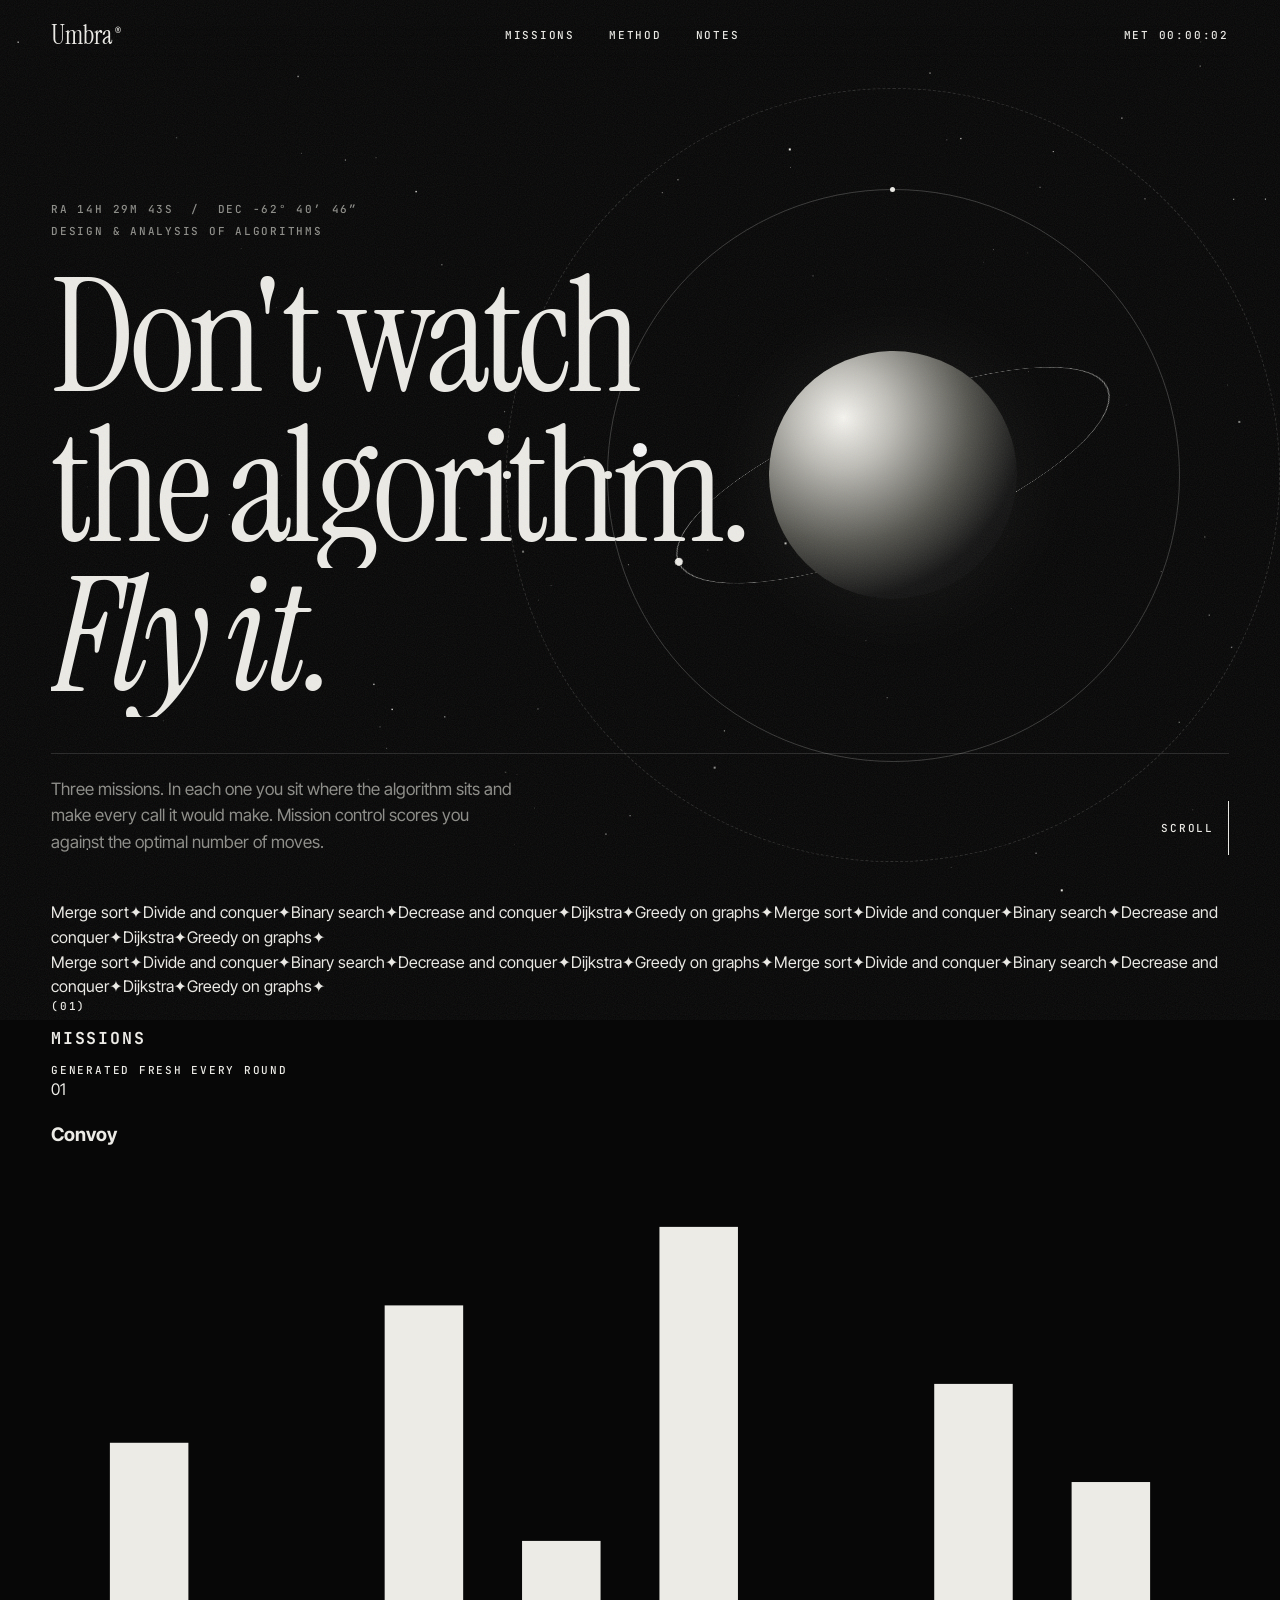
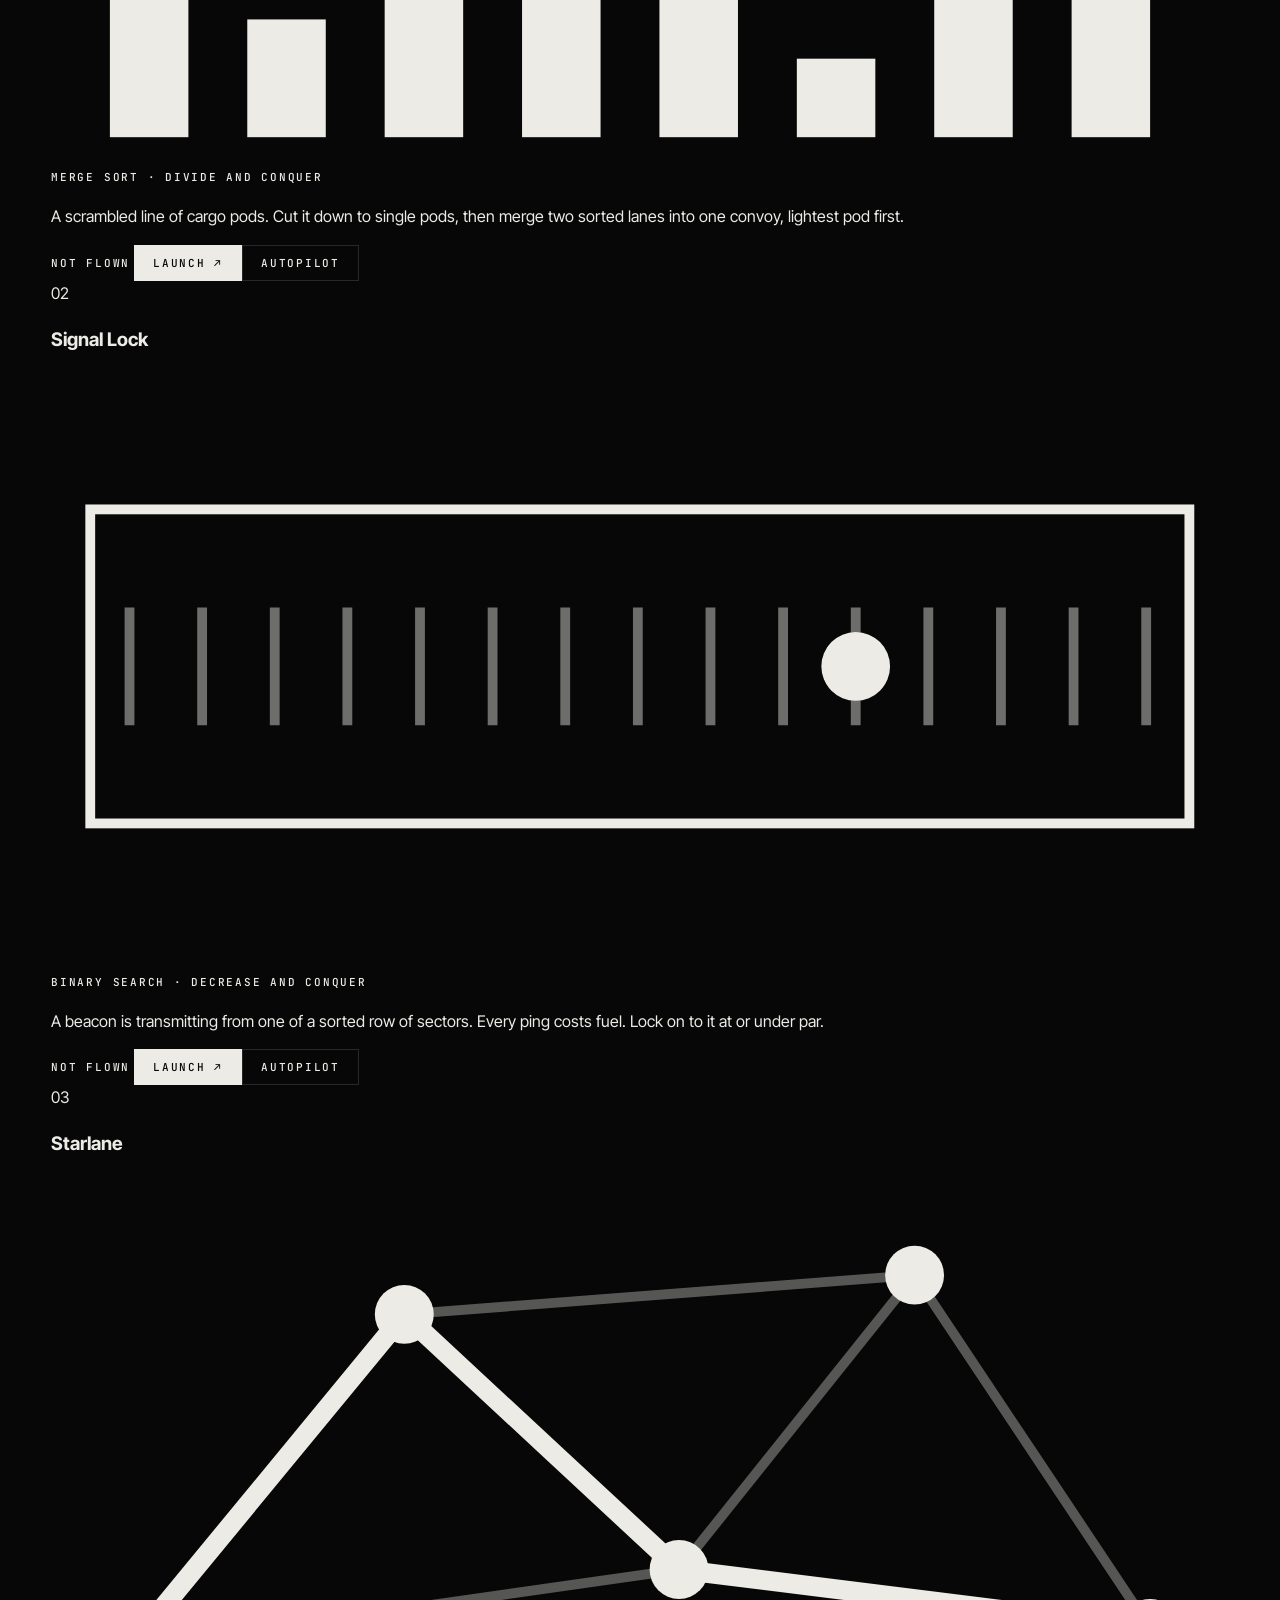
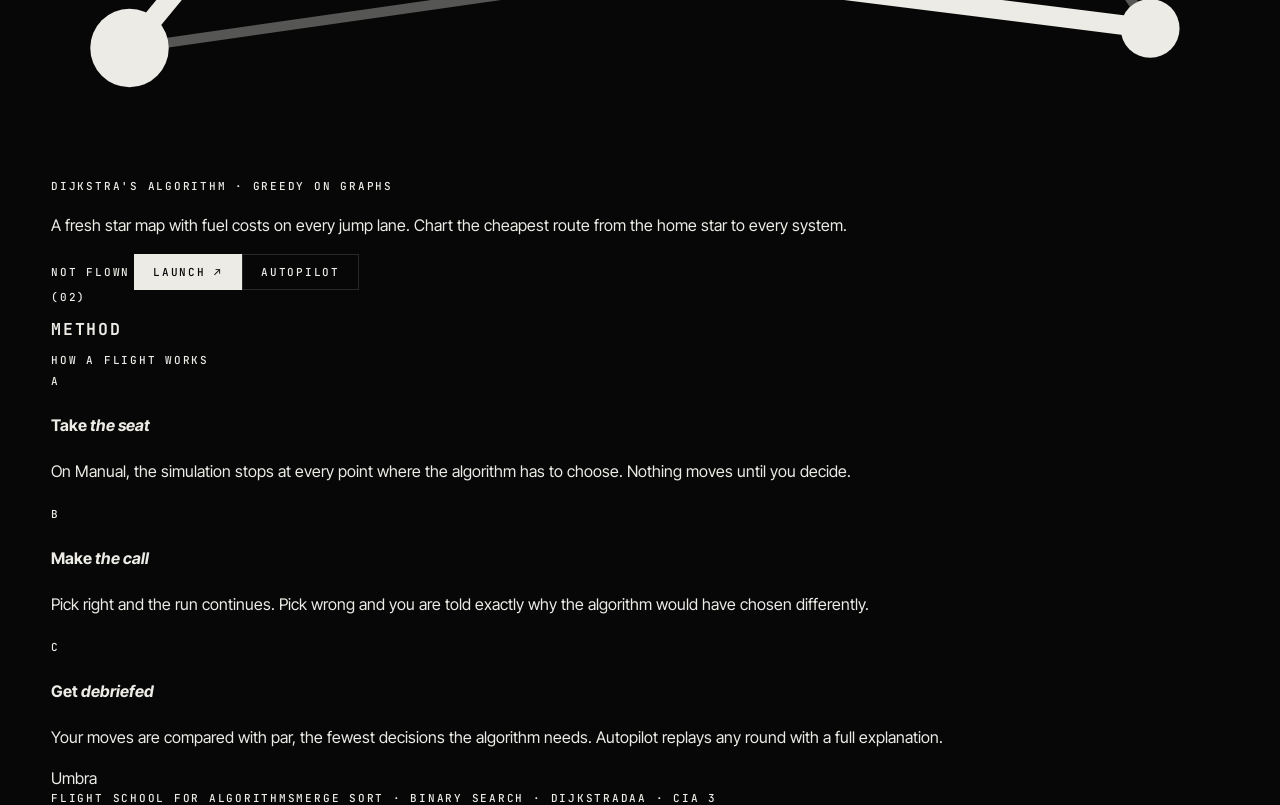
<file: index.html>
<!DOCTYPE html>
<html lang="en">
<head>
<meta charset="UTF-8">
<meta name="viewport" content="width=device-width, initial-scale=1">
<meta name="description" content="Three short games where you take the place of a classic algorithm: merge sort, binary search and Dijkstra. Make every decision it would make and get scored against par.">
<meta name="theme-color" content="#070707">
<link rel="icon" href="favicon.svg" type="image/svg+xml">
<title>Umbra® — Fly the Algorithm</title>
<link rel="preconnect" href="https://fonts.googleapis.com">
<link rel="preconnect" href="https://fonts.gstatic.com" crossorigin>
<link href="https://fonts.googleapis.com/css2?family=Instrument+Serif:ital@0;1&family=Inter+Tight:wght@400;500;600&family=JetBrains+Mono:wght@400;500&display=swap" rel="stylesheet">
<link rel="stylesheet" href="css/base.css">
<link rel="stylesheet" href="css/home.css">
<link rel="stylesheet" href="css/game.css">
<link rel="stylesheet" href="css/missions.css">
</head>
<body>
<canvas id="sky" class="layer"></canvas>
<canvas id="fx" class="layer"></canvas>

<div id="intro"><span>Umbra® · Systems check</span><b id="introN">0</b></div>
<div id="curtain"></div><div id="cursor"></div><div class="grain"></div>

<div id="home">
  <header class="bar">
    <a class="logo" href="#">Umbra<sup>®</sup></a>
    <nav><a href="#missions">Missions</a><a href="#method">Method</a><a href="blog/">Notes</a></nav>
    <span class="clock" id="clock">MET 00:00:00</span>
  </header>
  <section class="hero">
    <div class="orb" aria-hidden="true">
      <div class="ring r3"><i></i></div>
      <div class="ring r2"><i></i><i></i></div>
      <div class="tilt"><div class="ring r1"><i></i></div></div>
      <div class="planet"></div>
    </div>
    <div class="coord lbl">RA 14h 29m 43s &nbsp;/&nbsp; DEC −62° 40′ 46″<br>Design &amp; Analysis of Algorithms</div>
    <h1><span class="ln"><span>Don't watch</span></span><span class="ln"><span>the algorithm.</span></span><span class="ln"><span><em>Fly it.</em></span></span></h1>
    <div class="herofoot">
      <p>Three missions. In each one you sit where the algorithm sits and make every call it would make. Mission control scores you against the optimal number of moves.</p>
      <a class="scroll lbl" href="#missions">Scroll <i></i></a>
    </div>
  </section>
  <div class="ticker"><div class="tk">Merge sort<span>✦</span>Divide and conquer<span>✦</span>Binary search<span>✦</span>Decrease and conquer<span>✦</span>Dijkstra<span>✦</span>Greedy on graphs<span>✦</span>Merge sort<span>✦</span>Divide and conquer<span>✦</span>Binary search<span>✦</span>Decrease and conquer<span>✦</span>Dijkstra<span>✦</span>Greedy on graphs<span>✦</span></div><div class="tk">Merge sort<span>✦</span>Divide and conquer<span>✦</span>Binary search<span>✦</span>Decrease and conquer<span>✦</span>Dijkstra<span>✦</span>Greedy on graphs<span>✦</span>Merge sort<span>✦</span>Divide and conquer<span>✦</span>Binary search<span>✦</span>Decrease and conquer<span>✦</span>Dijkstra<span>✦</span>Greedy on graphs<span>✦</span></div></div>
  <section id="missions">
    <div class="sec lbl rv"><span>(01)</span><h2>Missions</h2><span>Generated fresh every round</span></div>
    <div id="cards"></div>
  </section>
  <section id="method">
    <div class="sec lbl rv"><span>(02)</span><h2>Method</h2><span>How a flight works</span></div>
    <div class="method rv">
      <div><span class="lbl">A</span><h4>Take <em>the seat</em></h4><p>On Manual, the simulation stops at every point where the algorithm has to choose. Nothing moves until you decide.</p></div>
      <div><span class="lbl">B</span><h4>Make <em>the call</em></h4><p>Pick right and the run continues. Pick wrong and you are told exactly why the algorithm would have chosen differently.</p></div>
      <div><span class="lbl">C</span><h4>Get <em>debriefed</em></h4><p>Your moves are compared with par, the fewest decisions the algorithm needs. Autopilot replays any round with a full explanation.</p></div>
    </div>
  </section>
  <footer><div class="wm">Umbra</div><div class="fl lbl"><span>Flight school for algorithms</span><span>Merge sort · Binary search · Dijkstra</span><span>DAA · CIA 3</span></div></footer>
</div>

<div id="game" hidden>
  <div class="top">
    <button id="homeBtn" title="Back to the index (Esc)">← Index</button>
    <div class="gt"><b id="gName"></b><span id="gTopic"></span></div>
    <input id="custom" type="text" placeholder="Own numbers: 5, 3, 9, 1 ⏎" aria-label="Custom array">
    <select id="size" aria-label="Size"></select>
    <button id="newBtn">New round</button>
    <div class="seg" id="modeSeg"><button data-mode="watch">Autopilot</button><button data-mode="play">Manual</button></div>
    <button id="focusBtn" title="Hide or show the flight computer">Focus</button>
  </div>
  <div class="hud" id="hud"></div>
  <div class="layout" id="layout">
    <div>
      <div id="stagewrap" class="panel"><div id="stage"></div><div id="end" hidden></div></div>
      <div class="say" id="say"></div>
      <div id="watchCtl">
        <div class="ctl">
          <button id="first" title="Start (Home)">⏮</button>
          <button id="back" title="Back (←)">◀ Step</button>
          <button id="play" class="go" title="Play / pause (Space)">▶ Run</button>
          <button id="fwd" title="Forward (→)">Step ▶</button>
          <button id="last" title="End (End)">⏭</button>
          <label>Speed <input id="speed" type="range" min="1" max="10" value="5"></label>
        </div>
        <input id="scrub" type="range" min="0" value="0" aria-label="Scrub through steps">
      </div>
      <div id="playCtl" class="ctl"><span id="hint"></span></div>
    </div>
    <aside>
      <div class="panel"><h3>Flight computer · pseudocode</h3><pre id="code"></pre></div>
      <div class="panel"><h3>Mission log</h3><ul id="log"></ul></div>
    </aside>
  </div>
</div>

<script src="js/util.js"></script>
<script src="js/missions/convoy.js"></script>
<script src="js/missions/signal.js"></script>
<script src="js/missions/starlane.js"></script>
<script src="js/sky.js"></script>
<script src="js/engine.js"></script>
<script src="js/motion.js"></script>
<script src="js/main.js"></script>
</body>
</html>
</file>
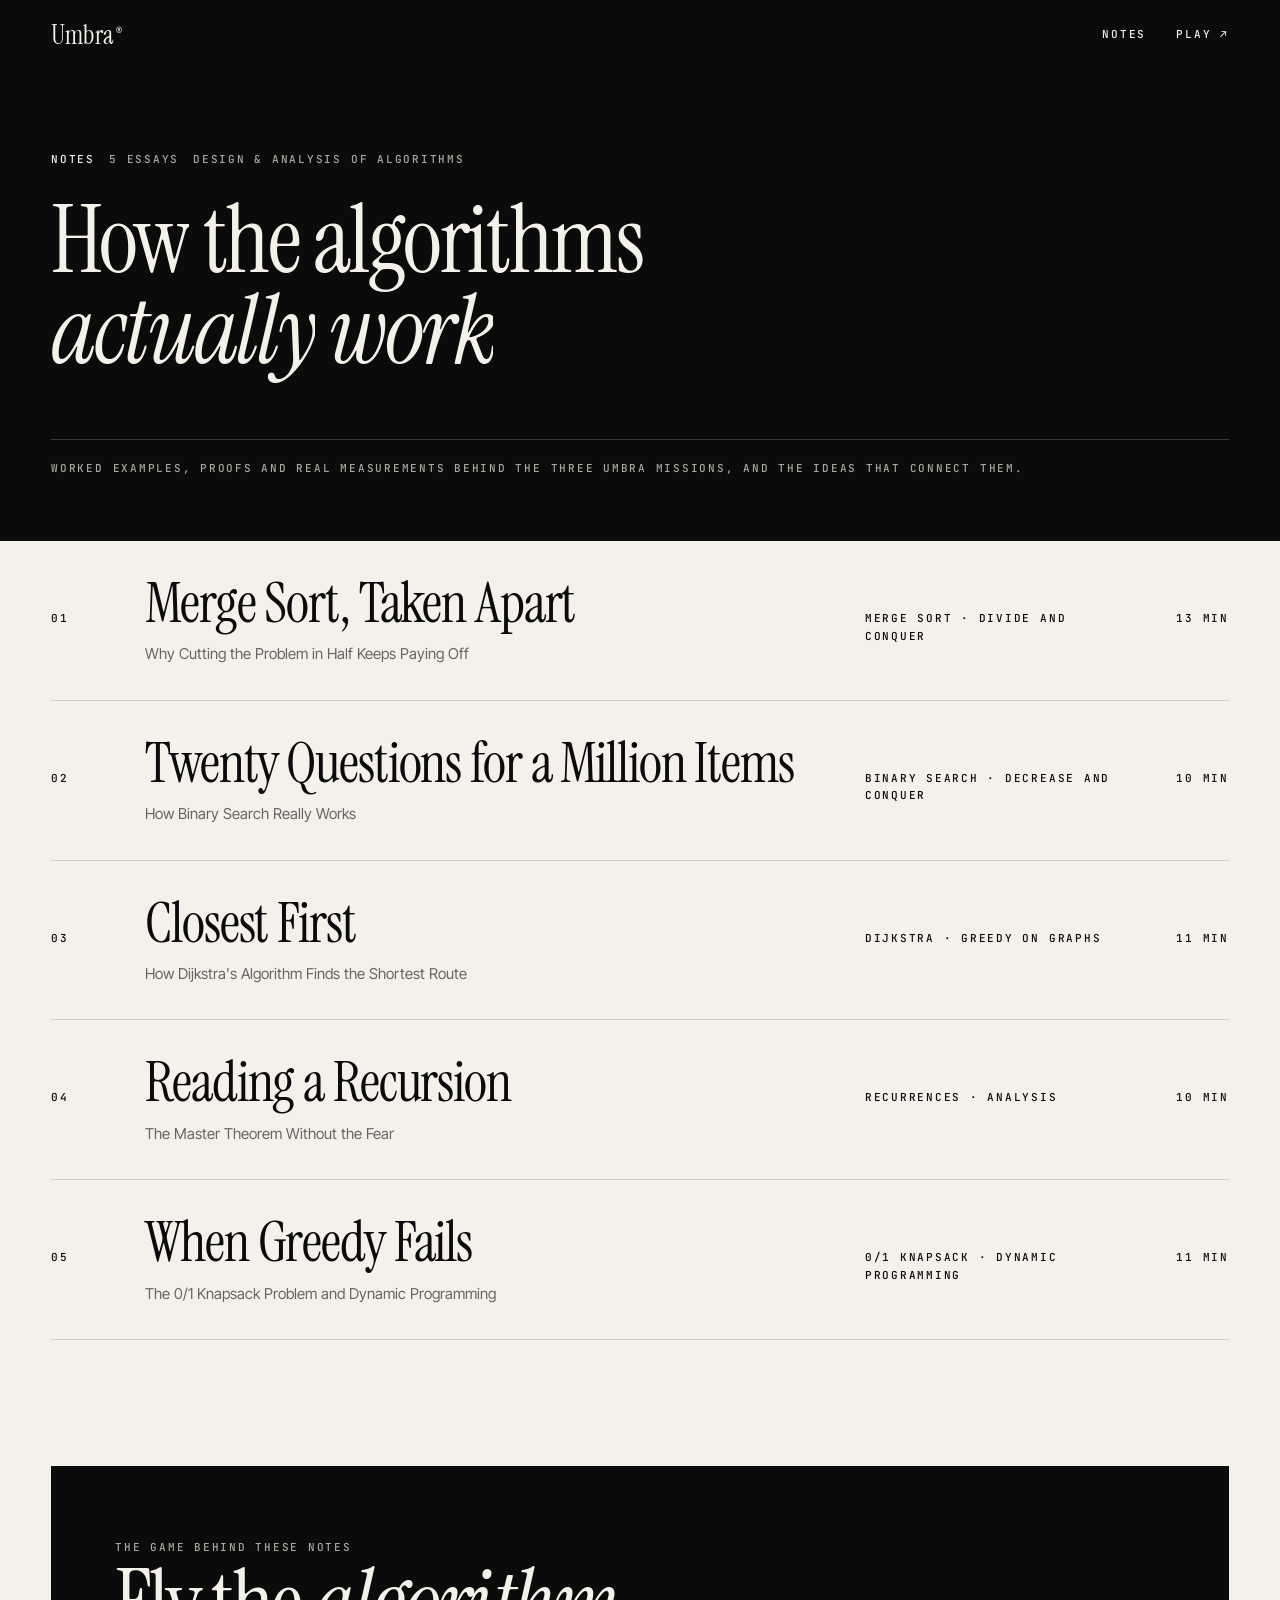
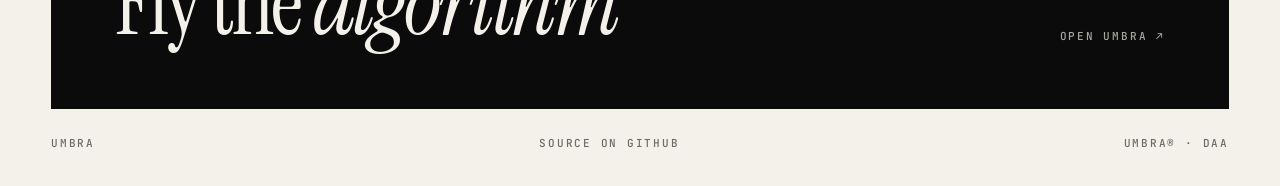
<file: blog/index.html>
<!DOCTYPE html>
<html lang="en">
<head>
<meta charset="utf-8">
<meta name="viewport" content="width=device-width, initial-scale=1">
<title>Notes — Umbra</title>
<meta name="description" content="Five essays on merge sort, binary search, Dijkstra, recurrences and dynamic programming, with worked examples and real measurements.">
<meta name="author" content="Neil Thomas Mathew">
<meta name="theme-color" content="#0b0b0b">
<link rel="icon" href="/favicon.svg" type="image/svg+xml">
<link rel="preconnect" href="https://fonts.googleapis.com"><link rel="preconnect" href="https://fonts.gstatic.com" crossorigin>
<link href="https://fonts.googleapis.com/css2?family=Instrument+Serif:ital@0;1&family=Inter+Tight:wght@400;500;600&family=JetBrains+Mono:wght@400;500&family=Newsreader:ital,opsz,wght@0,6..72,400;0,6..72,600;1,6..72,400&display=swap" rel="stylesheet">
<link rel="stylesheet" href="notes.css">
</head>
<body>
<header class="mast"><div class="top"><a class="logo" href="/">Umbra<sup>®</sup></a><nav class="lbl"><a href="">Notes</a><a href="/">Play ↗</a></nav></div>
<div class="hero"><div class="kick lbl"><b>Notes</b><span>5 essays</span><span>Design &amp; Analysis of Algorithms</span></div>
<h1><span class="w"><span style="--i:0">How</span></span> <span class="w"><span style="--i:1">the</span></span> <span class="w"><span style="--i:2">algorithms</span></span> <span class="w"><span style="--i:3"><em>actually</em></span></span> <span class="w"><span style="--i:4"><em>work</em></span></span></h1>
<div class="meta lbl"><span>Worked examples, proofs and real measurements behind the three Umbra missions, and the ideas that connect them.</span></div></div></header>
<div class="list"><a class="row rv" href="merge-sort/"><span class="lbl">01</span><div><h2>Merge Sort, Taken Apart</h2><p>Why Cutting the Problem in Half Keeps Paying Off</p></div><span class="lbl t">Merge sort · Divide and conquer</span><span class="lbl r">13 min</span></a><a class="row rv" href="binary-search/"><span class="lbl">02</span><div><h2>Twenty Questions for a Million Items</h2><p>How Binary Search Really Works</p></div><span class="lbl t">Binary search · Decrease and conquer</span><span class="lbl r">10 min</span></a><a class="row rv" href="dijkstra/"><span class="lbl">03</span><div><h2>Closest First</h2><p>How Dijkstra's Algorithm Finds the Shortest Route</p></div><span class="lbl t">Dijkstra · Greedy on graphs</span><span class="lbl r">11 min</span></a><a class="row rv" href="master-theorem/"><span class="lbl">04</span><div><h2>Reading a Recursion</h2><p>The Master Theorem Without the Fear</p></div><span class="lbl t">Recurrences · Analysis</span><span class="lbl r">10 min</span></a><a class="row rv" href="knapsack/"><span class="lbl">05</span><div><h2>When Greedy Fails</h2><p>The 0/1 Knapsack Problem and Dynamic Programming</p></div><span class="lbl t">0/1 Knapsack · Dynamic programming</span><span class="lbl r">11 min</span></a></div>
<a class="cta" href="/"><div><span class="lbl">The game behind these notes</span><div class="big">Fly the <em>algorithm</em></div></div><span class="lbl">Open Umbra ↗</span></a>
<footer class="lbl"><a href="/">Umbra</a><a href="https://github.com/n-3-0-l-d-3-v/umbra">Source on GitHub</a><span>Umbra® · DAA</span></footer>
<script src="notes.js"></script>
</body>
</html>
</file>
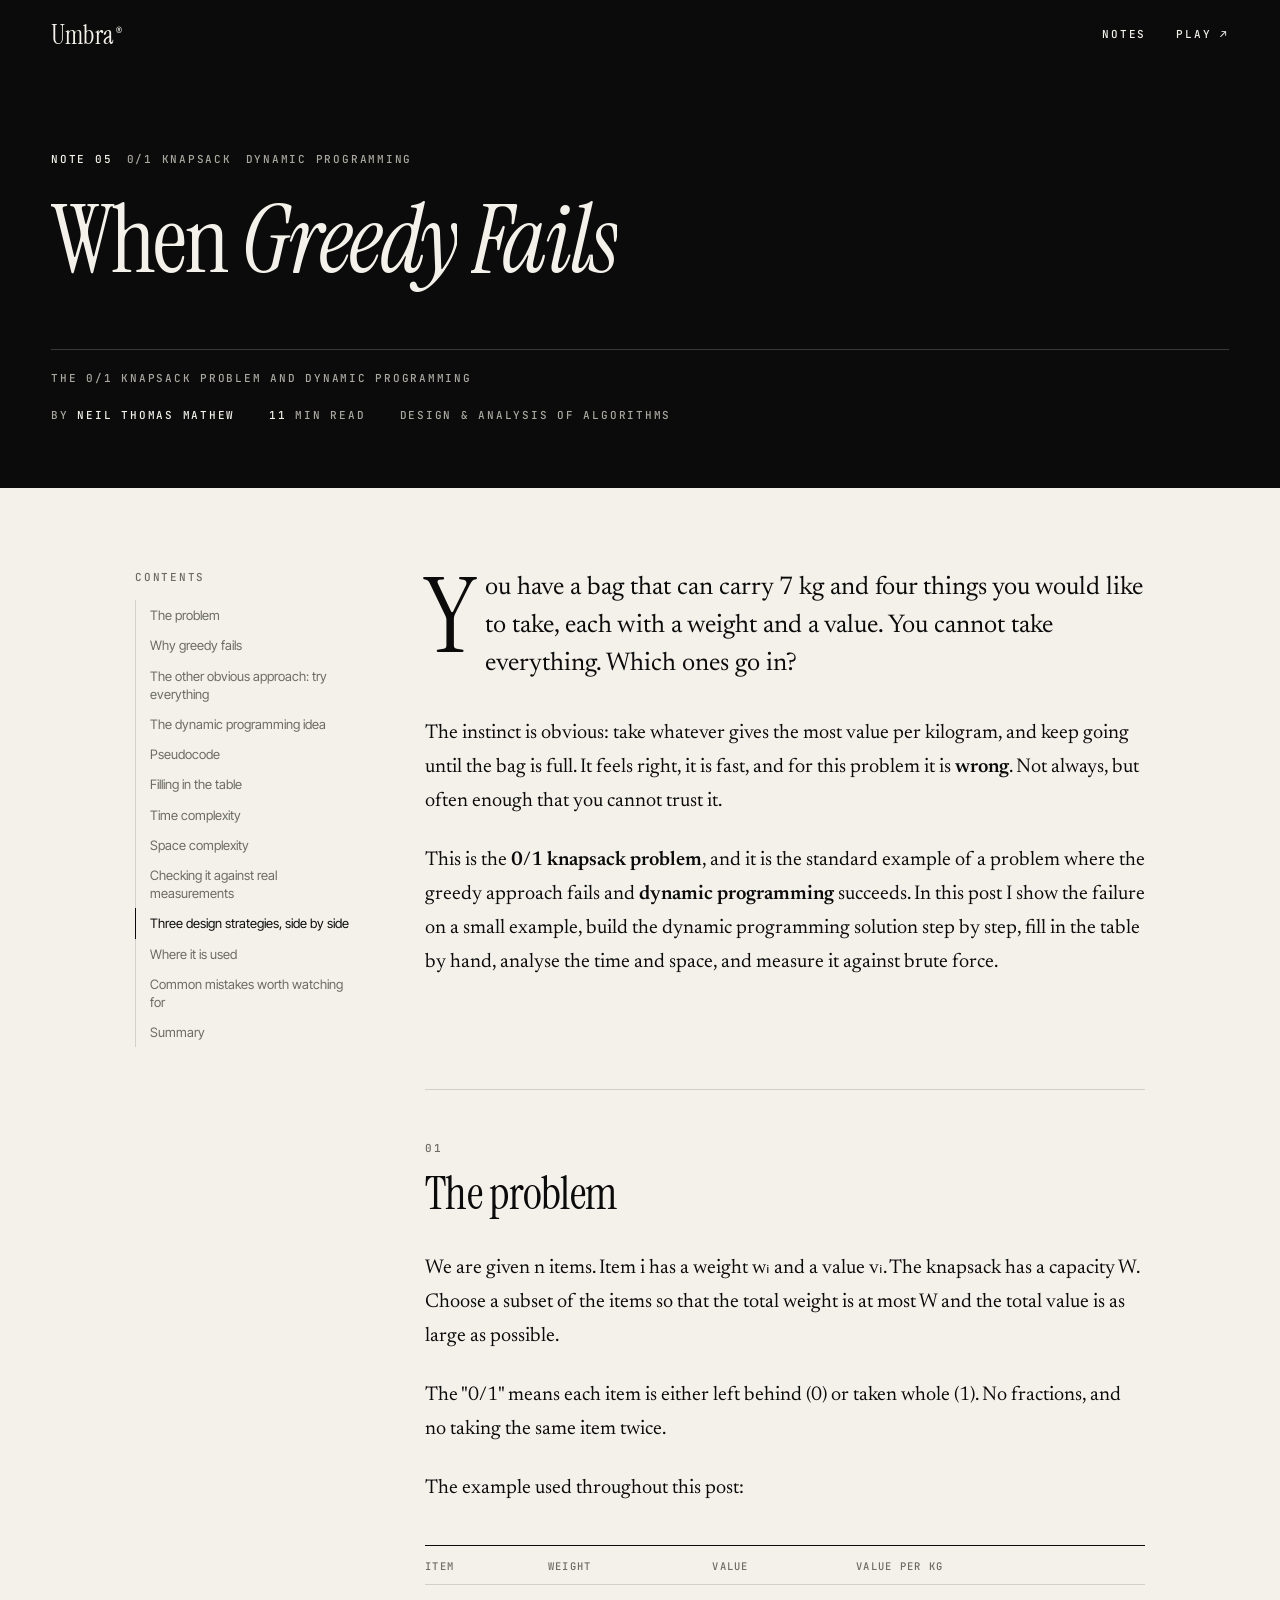
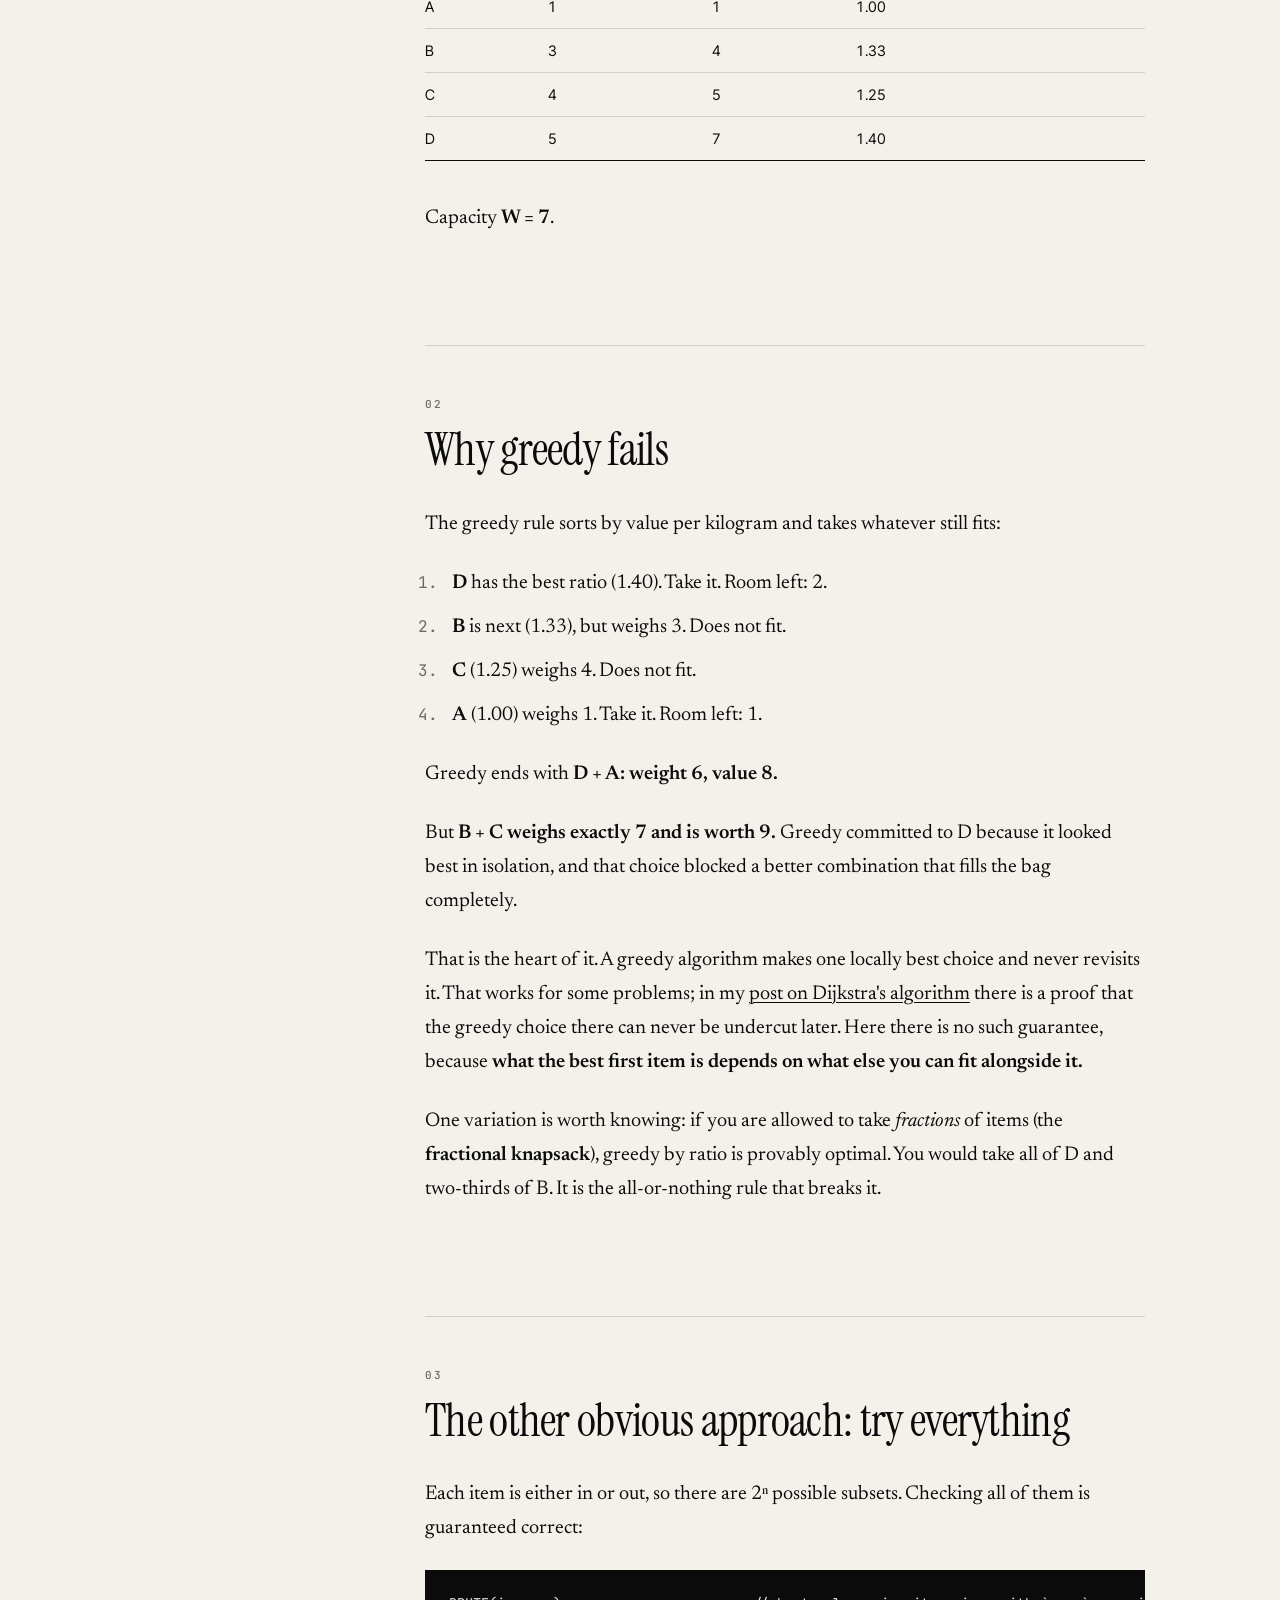
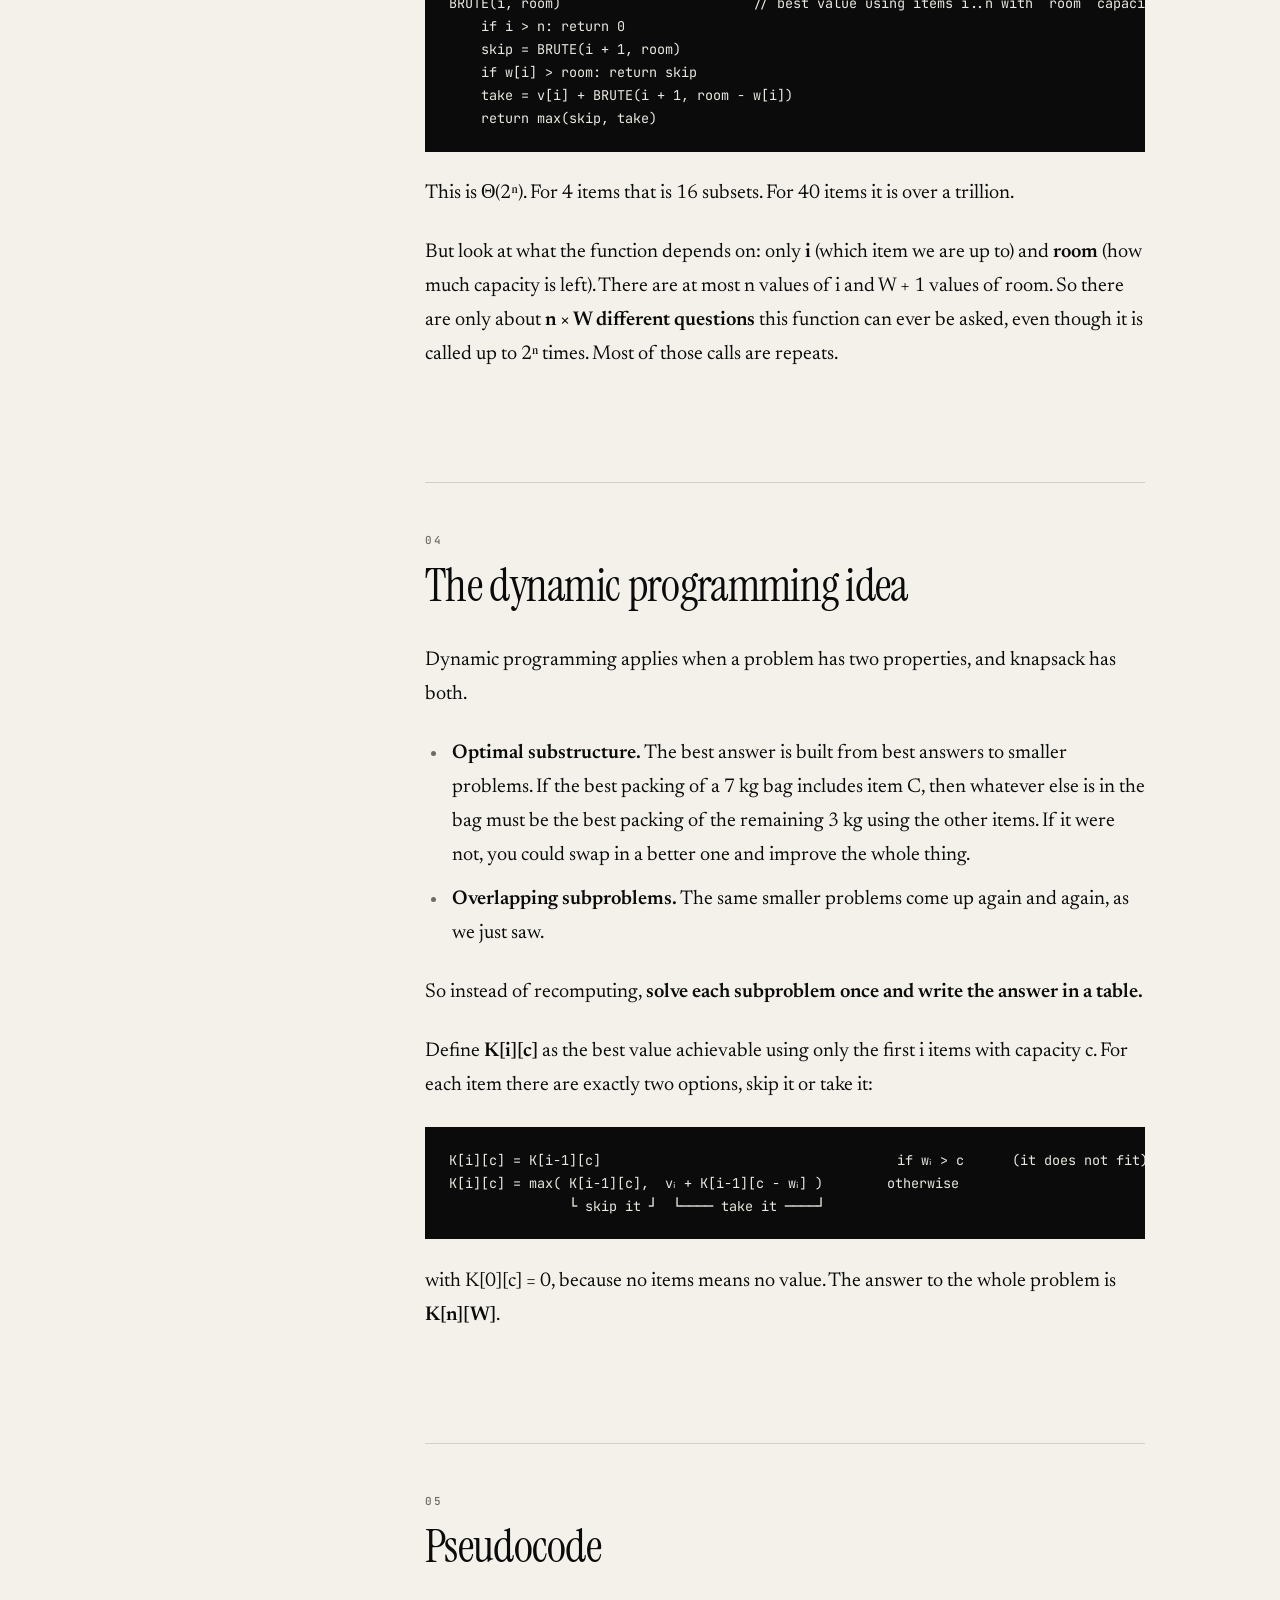
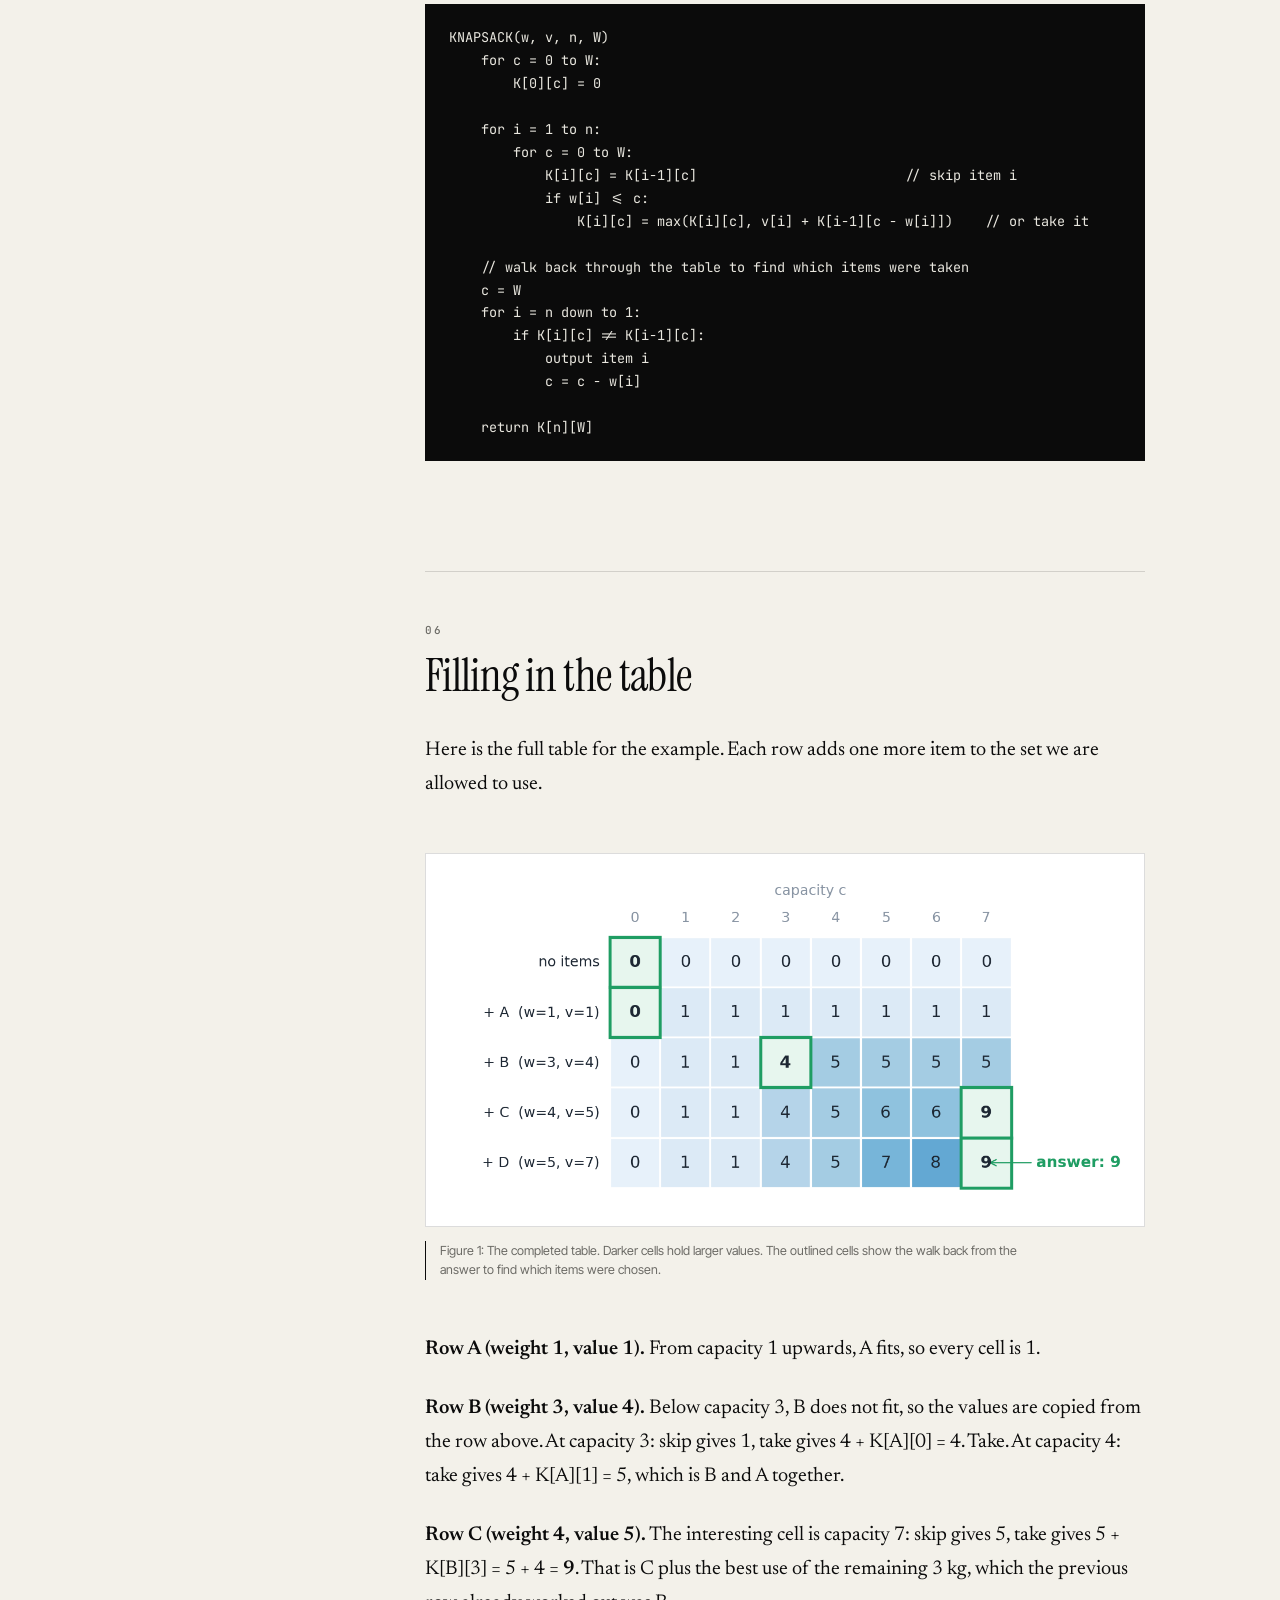
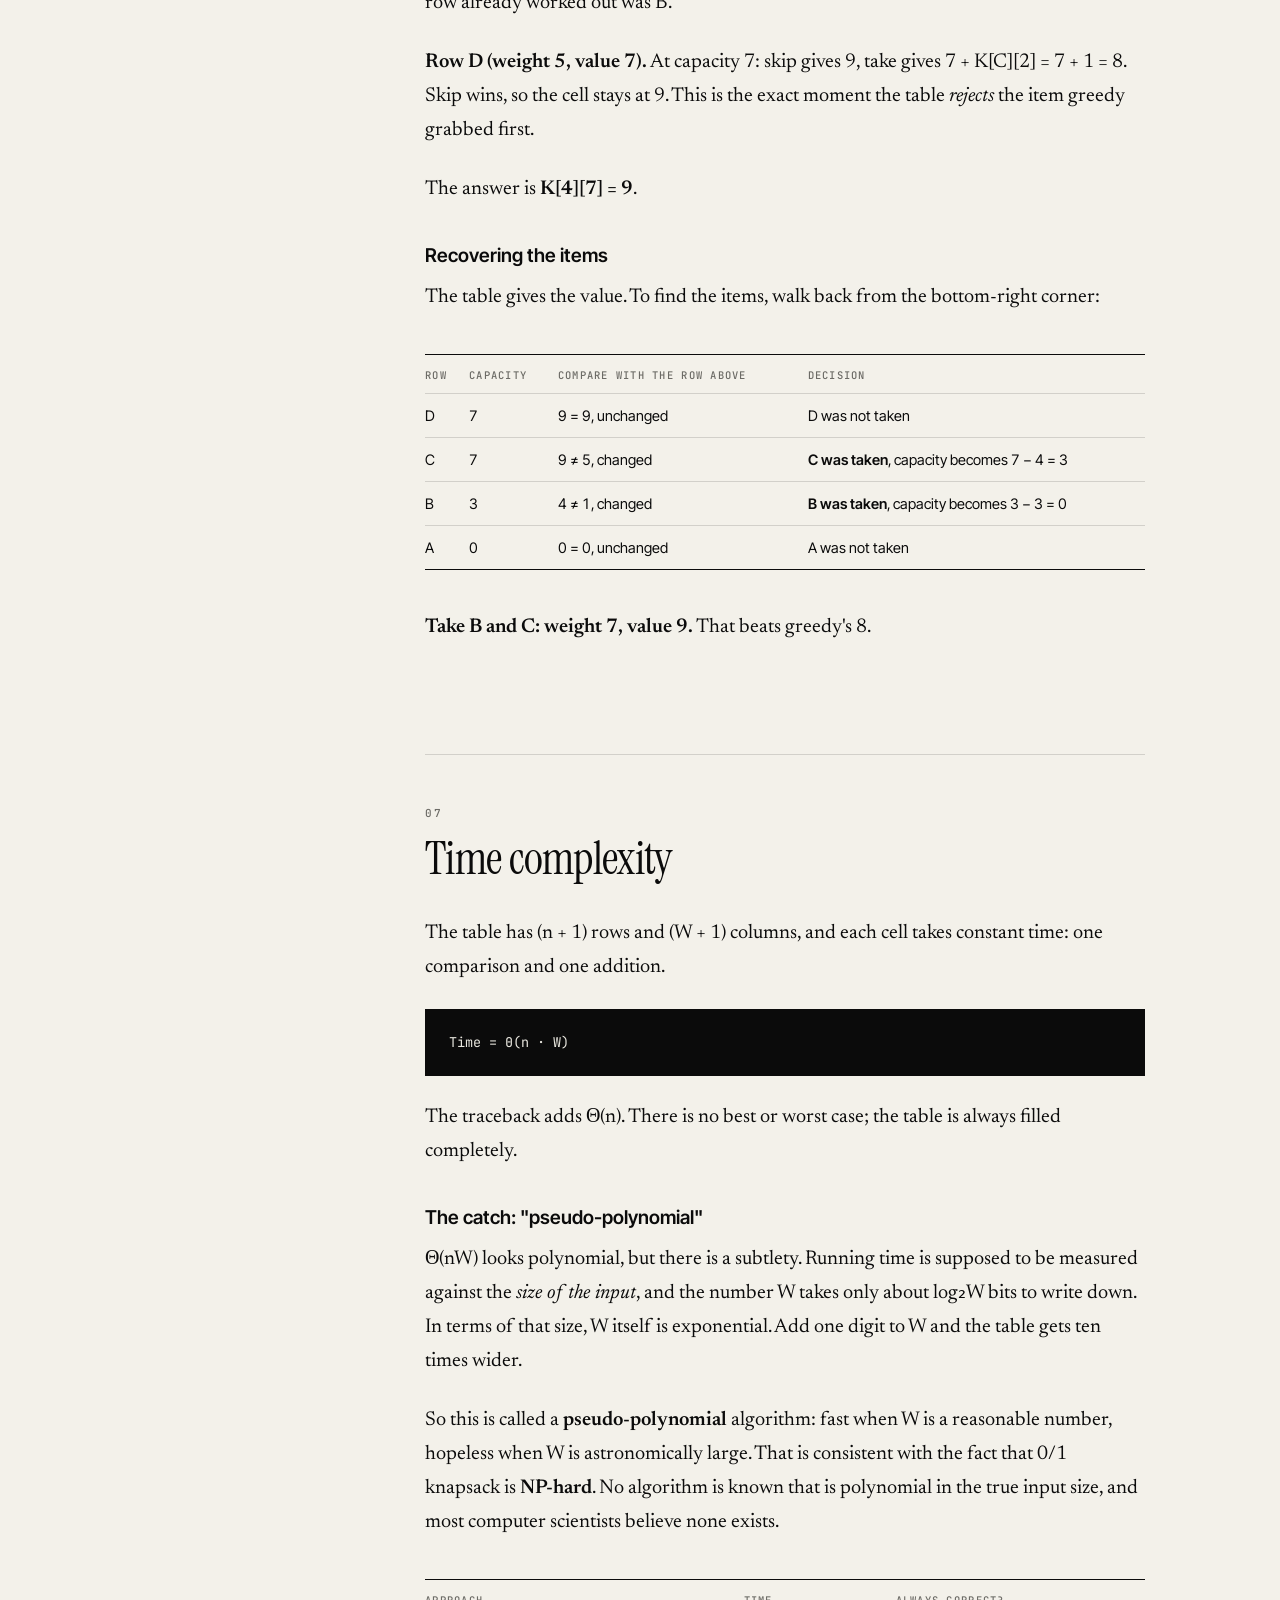
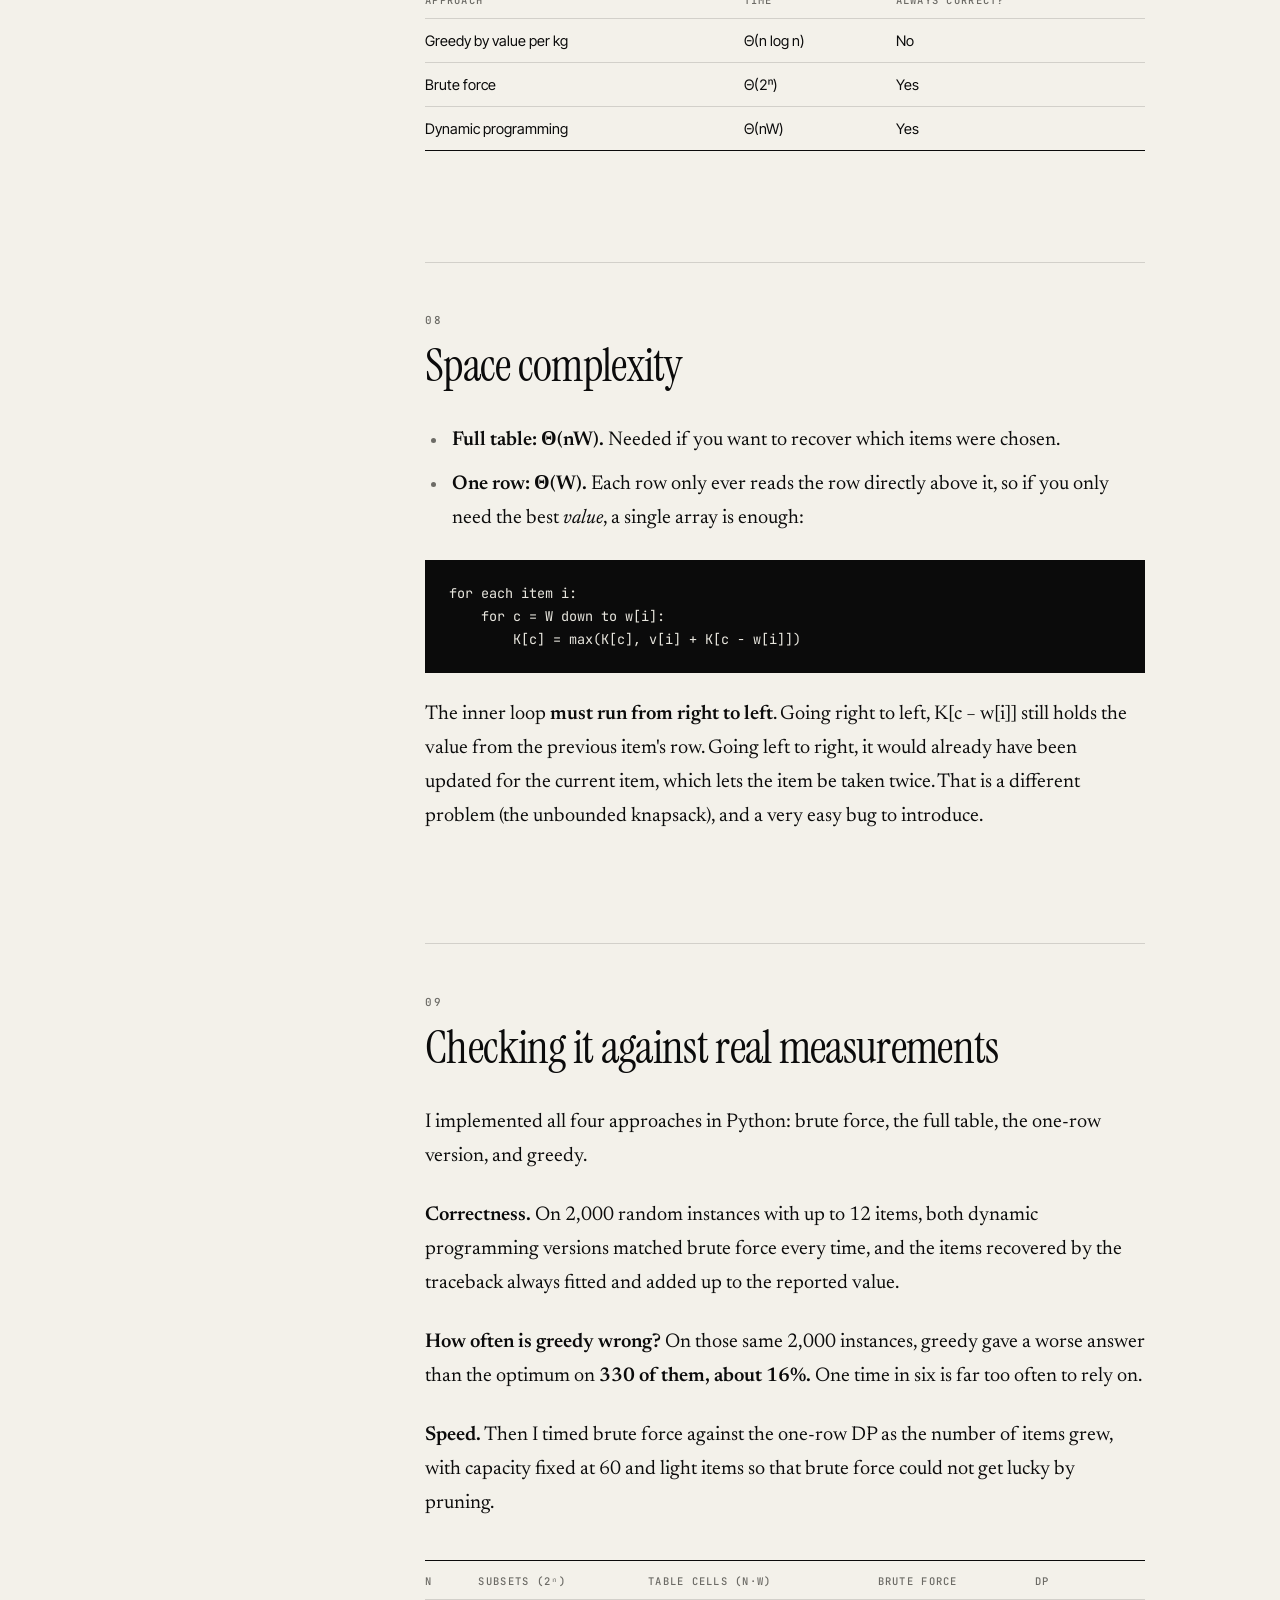
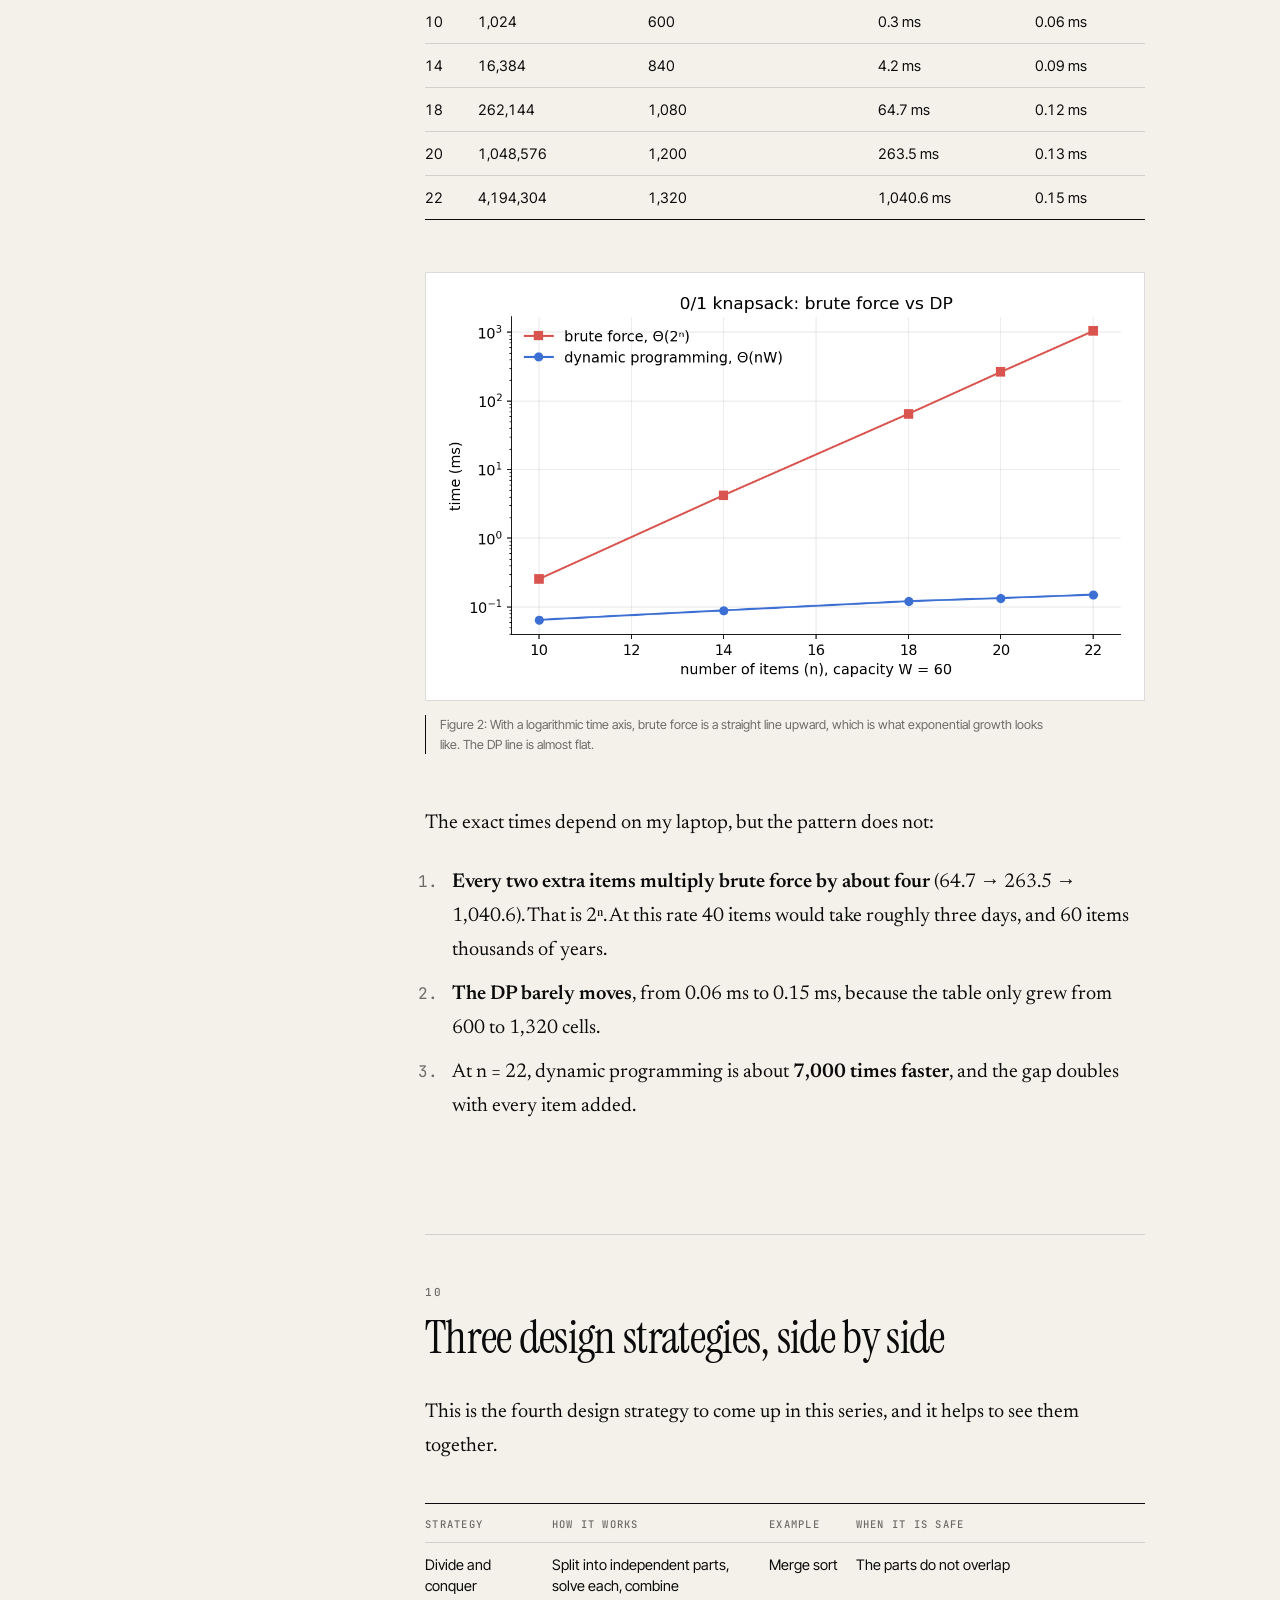
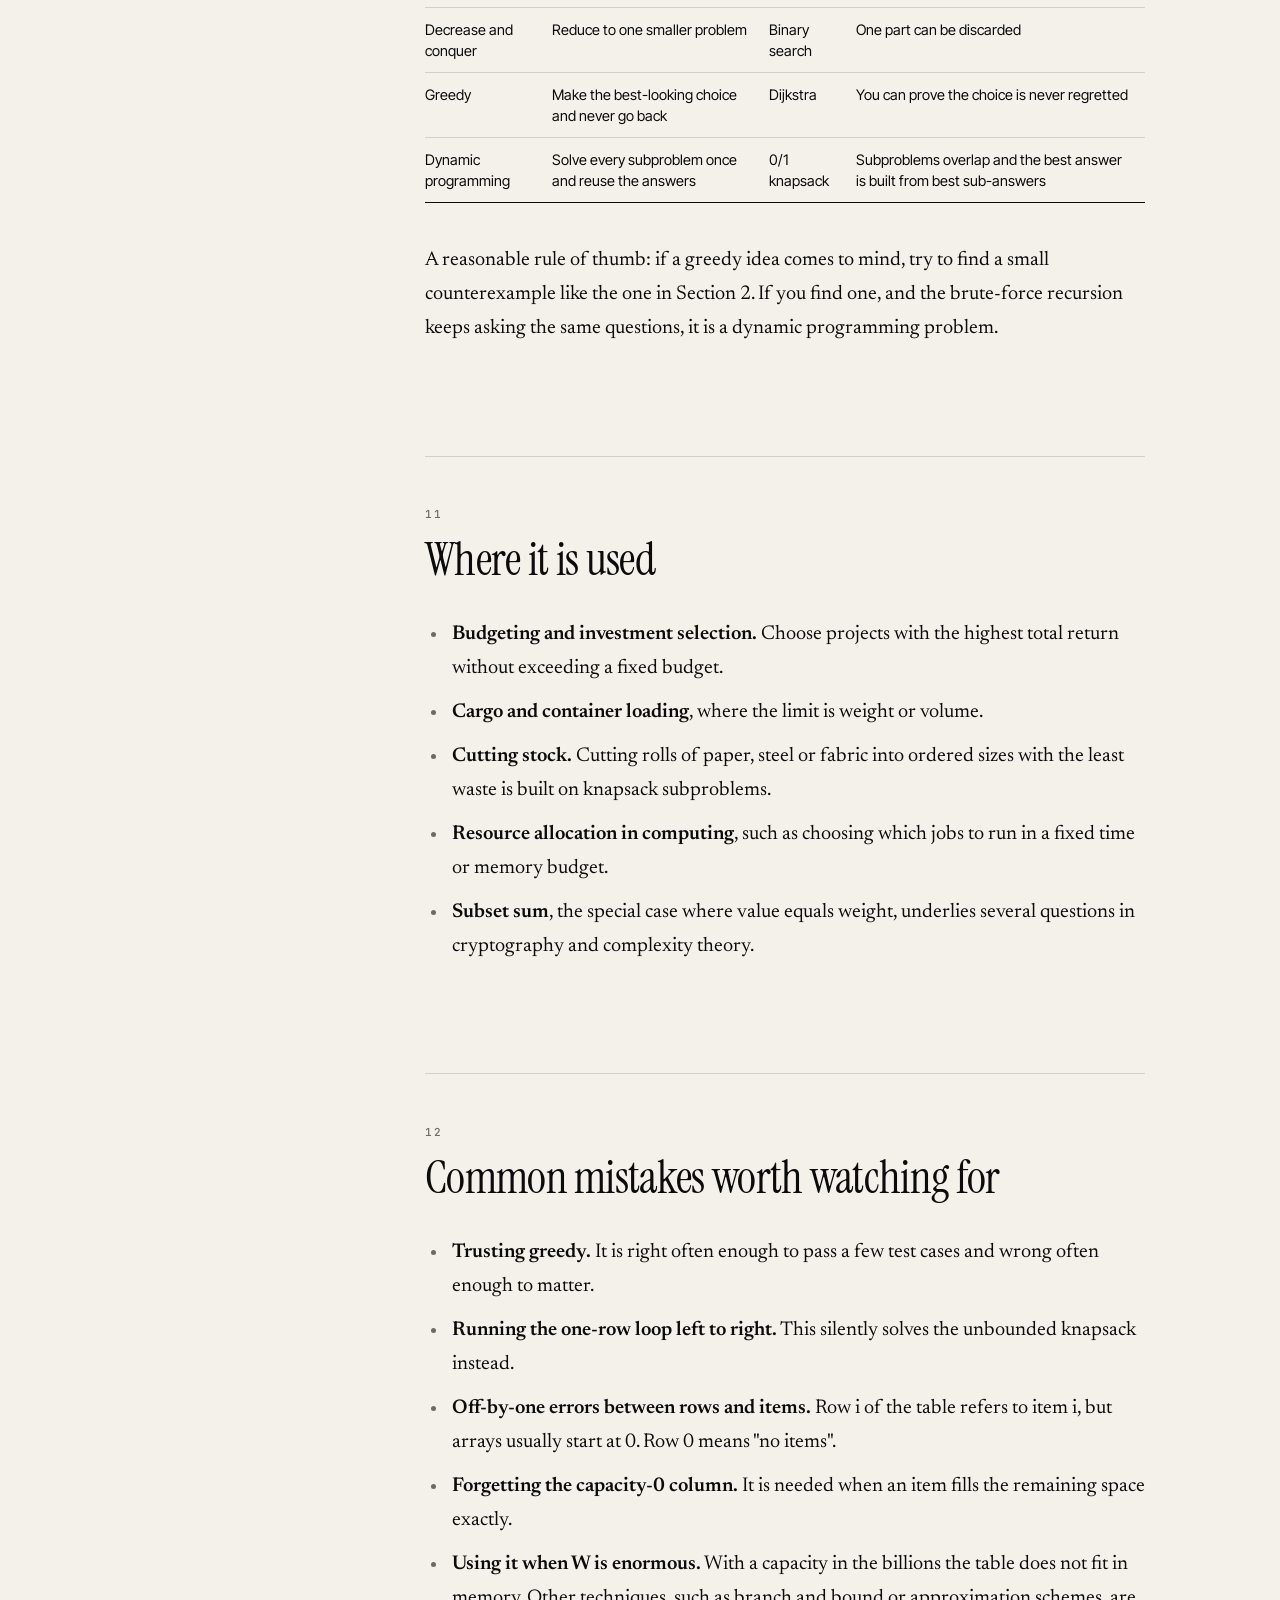
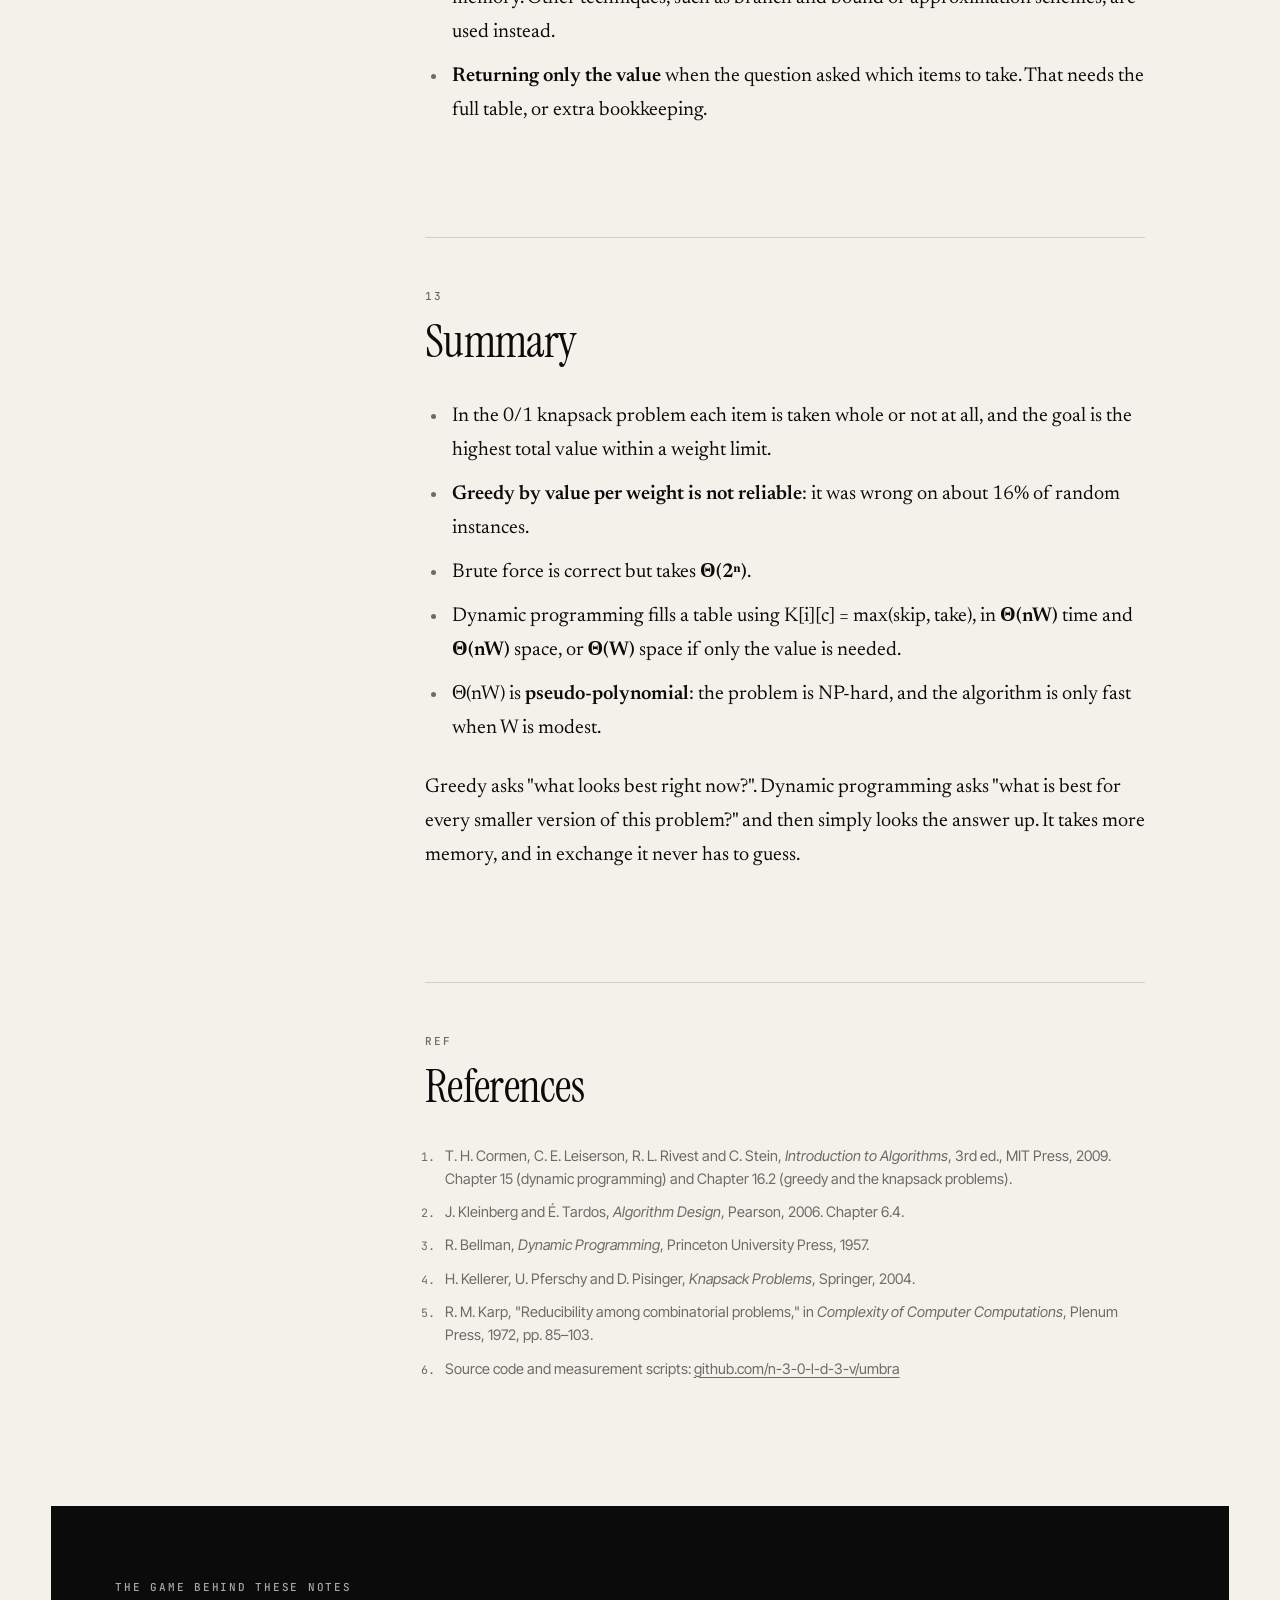
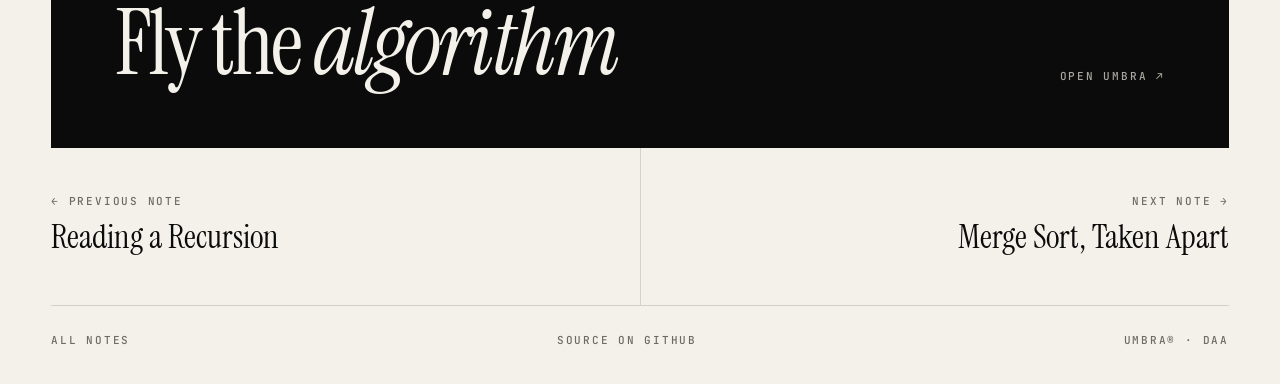
<file: blog/knapsack/index.html>
<!DOCTYPE html>
<html lang="en">
<head>
<meta charset="utf-8">
<meta name="viewport" content="width=device-width, initial-scale=1">
<title>When Greedy Fails: The 0/1 Knapsack Problem and Dynamic Programming — Umbra</title>
<meta name="description" content="You have a bag that can carry 7 kg and four things you would like to take, each with a weight and a value. You cannot take everything. Which ones go in?">
<meta name="author" content="Neil Thomas Mathew">
<meta name="theme-color" content="#0b0b0b">
<link rel="icon" href="/favicon.svg" type="image/svg+xml">
<link rel="preconnect" href="https://fonts.googleapis.com"><link rel="preconnect" href="https://fonts.gstatic.com" crossorigin>
<link href="https://fonts.googleapis.com/css2?family=Instrument+Serif:ital@0;1&family=Inter+Tight:wght@400;500;600&family=JetBrains+Mono:wght@400;500&family=Newsreader:ital,opsz,wght@0,6..72,400;0,6..72,600;1,6..72,400&display=swap" rel="stylesheet">
<link rel="stylesheet" href="../notes.css">
</head>
<body>
<div id="bar"></div>
<header class="mast"><div class="top"><a class="logo" href="/">Umbra<sup>®</sup></a><nav class="lbl"><a href="../">Notes</a><a href="/">Play ↗</a></nav></div>
<div class="hero"><div class="kick lbl"><b>Note 05</b><span>0/1 Knapsack</span><span>Dynamic programming</span></div>
<h1><span class="w"><span style="--i:0">When</span></span> <span class="w"><span style="--i:1"><em>Greedy</em></span></span> <span class="w"><span style="--i:2"><em>Fails</em></span></span></h1>
<div class="meta lbl"><span>The 0/1 Knapsack Problem and Dynamic Programming</span></div>
<div class="meta lbl" style="margin-top:20px;border:0;padding:0"><span>By <b>Neil Thomas Mathew</b></span><span><b>11</b> min read</span><span>Design &amp; Analysis of Algorithms</span></div></div></header>
<div class="wrap"><aside class="toc"><span class="lbl">Contents</span><a href="#s1">The problem</a><a href="#s2">Why greedy fails</a><a href="#s3">The other obvious approach: try everything</a><a href="#s4">The dynamic programming idea</a><a href="#s5">Pseudocode</a><a href="#s6">Filling in the table</a><a href="#s7">Time complexity</a><a href="#s8">Space complexity</a><a href="#s9">Checking it against real measurements</a><a href="#s10">Three design strategies, side by side</a><a href="#s11">Where it is used</a><a href="#s12">Common mistakes worth watching for</a><a href="#s13">Summary</a></aside>
<article>
<p>You have a bag that can carry 7 kg and four things you would like to take, each with a weight and a value. You cannot take everything. Which ones go in?</p>
<p>The instinct is obvious: take whatever gives the most value per kilogram, and keep going until the bag is full. It feels right, it is fast, and for this problem it is <strong>wrong</strong>. Not always, but often enough that you cannot trust it.</p>
<p>This is the <strong>0/1 knapsack problem</strong>, and it is the standard example of a problem where the greedy approach fails and <strong>dynamic programming</strong> succeeds. In this post I show the failure on a small example, build the dynamic programming solution step by step, fill in the table by hand, analyse the time and space, and measure it against brute force.</p>
<h2 id="s1"><span>01</span>The problem</h2>
<p>We are given n items. Item i has a weight wᵢ and a value vᵢ. The knapsack has a capacity W. Choose a subset of the items so that the total weight is at most W and the total value is as large as possible.</p>
<p>The "0/1" means each item is either left behind (0) or taken whole (1). No fractions, and no taking the same item twice.</p>
<p>The example used throughout this post:</p>
<div class="tw rv"><table>
<thead>
<tr>
<th>Item</th>
<th>Weight</th>
<th>Value</th>
<th>Value per kg</th>
</tr>
</thead>
<tbody>
<tr>
<td>A</td>
<td>1</td>
<td>1</td>
<td>1.00</td>
</tr>
<tr>
<td>B</td>
<td>3</td>
<td>4</td>
<td>1.33</td>
</tr>
<tr>
<td>C</td>
<td>4</td>
<td>5</td>
<td>1.25</td>
</tr>
<tr>
<td>D</td>
<td>5</td>
<td>7</td>
<td>1.40</td>
</tr>
</tbody>
</table></div>
<p>Capacity <strong>W = 7</strong>.</p>
<h2 id="s2"><span>02</span>Why greedy fails</h2>
<p>The greedy rule sorts by value per kilogram and takes whatever still fits:</p>
<ol>
<li><strong>D</strong> has the best ratio (1.40). Take it. Room left: 2.</li>
<li><strong>B</strong> is next (1.33), but weighs 3. Does not fit.</li>
<li><strong>C</strong> (1.25) weighs 4. Does not fit.</li>
<li><strong>A</strong> (1.00) weighs 1. Take it. Room left: 1.</li>
</ol>
<p>Greedy ends with <strong>D + A: weight 6, value 8.</strong></p>
<p>But <strong>B + C weighs exactly 7 and is worth 9.</strong> Greedy committed to D because it looked best in isolation, and that choice blocked a better combination that fills the bag completely.</p>
<p>That is the heart of it. A greedy algorithm makes one locally best choice and never revisits it. That works for some problems; in my <a href="https://umbra-daa.vercel.app/blog/dijkstra/">post on Dijkstra's algorithm</a> there is a proof that the greedy choice there can never be undercut later. Here there is no such guarantee, because <strong>what the best first item is depends on what else you can fit alongside it.</strong></p>
<p>One variation is worth knowing: if you are allowed to take <em>fractions</em> of items (the <strong>fractional knapsack</strong>), greedy by ratio is provably optimal. You would take all of D and two-thirds of B. It is the all-or-nothing rule that breaks it.</p>
<h2 id="s3"><span>03</span>The other obvious approach: try everything</h2>
<p>Each item is either in or out, so there are 2ⁿ possible subsets. Checking all of them is guaranteed correct:</p>
<pre><code class="language-text">BRUTE(i, room)                        // best value using items i..n with `room` capacity left
    if i &gt; n: return 0
    skip = BRUTE(i + 1, room)
    if w[i] &gt; room: return skip
    take = v[i] + BRUTE(i + 1, room − w[i])
    return max(skip, take)
</code></pre>
<p>This is Θ(2ⁿ). For 4 items that is 16 subsets. For 40 items it is over a trillion.</p>
<p>But look at what the function depends on: only <strong>i</strong> (which item we are up to) and <strong>room</strong> (how much capacity is left). There are at most n values of i and W + 1 values of room. So there are only about <strong>n × W different questions</strong> this function can ever be asked, even though it is called up to 2ⁿ times. Most of those calls are repeats.</p>
<h2 id="s4"><span>04</span>The dynamic programming idea</h2>
<p>Dynamic programming applies when a problem has two properties, and knapsack has both.</p>
<ul>
<li><strong>Optimal substructure.</strong> The best answer is built from best answers to smaller problems. If the best packing of a 7 kg bag includes item C, then whatever else is in the bag must be the best packing of the remaining 3 kg using the other items. If it were not, you could swap in a better one and improve the whole thing.</li>
<li><strong>Overlapping subproblems.</strong> The same smaller problems come up again and again, as we just saw.</li>
</ul>
<p>So instead of recomputing, <strong>solve each subproblem once and write the answer in a table.</strong></p>
<p>Define <strong>K[i][c]</strong> as the best value achievable using only the first i items with capacity c. For each item there are exactly two options, skip it or take it:</p>
<pre><code class="language-text">K[i][c] = K[i−1][c]                                     if wᵢ &gt; c      (it does not fit)
K[i][c] = max( K[i−1][c],  vᵢ + K[i−1][c − wᵢ] )        otherwise
               └ skip it ┘  └──── take it ────┘
</code></pre>
<p>with K[0][c] = 0, because no items means no value. The answer to the whole problem is <strong>K[n][W]</strong>.</p>
<h2 id="s5"><span>05</span>Pseudocode</h2>
<pre><code class="language-text">KNAPSACK(w, v, n, W)
    for c = 0 to W:
        K[0][c] = 0

    for i = 1 to n:
        for c = 0 to W:
            K[i][c] = K[i−1][c]                          // skip item i
            if w[i] &lt;= c:
                K[i][c] = max(K[i][c], v[i] + K[i−1][c − w[i]])    // or take it

    // walk back through the table to find which items were taken
    c = W
    for i = n down to 1:
        if K[i][c] != K[i−1][c]:
            output item i
            c = c − w[i]

    return K[n][W]
</code></pre>
<h2 id="s6"><span>06</span>Filling in the table</h2>
<p>Here is the full table for the example. Each row adds one more item to the set we are allowed to use.</p>
<figure class="chart rv"><img loading="lazy" alt="The dynamic programming table for the example, with the traceback path highlighted" src="../img/b5_fig1_table.png" /><figcaption>Figure 1: The completed table. Darker cells hold larger values. The outlined cells show the walk back from the answer to find which items were chosen.</figcaption></figure>
<p><strong>Row A (weight 1, value 1).</strong> From capacity 1 upwards, A fits, so every cell is 1.</p>
<p><strong>Row B (weight 3, value 4).</strong> Below capacity 3, B does not fit, so the values are copied from the row above. At capacity 3: skip gives 1, take gives 4 + K[A][0] = 4. Take. At capacity 4: take gives 4 + K[A][1] = 5, which is B and A together.</p>
<p><strong>Row C (weight 4, value 5).</strong> The interesting cell is capacity 7: skip gives 5, take gives 5 + K[B][3] = 5 + 4 = <strong>9</strong>. That is C plus the best use of the remaining 3 kg, which the previous row already worked out was B.</p>
<p><strong>Row D (weight 5, value 7).</strong> At capacity 7: skip gives 9, take gives 7 + K[C][2] = 7 + 1 = 8. Skip wins, so the cell stays at 9. This is the exact moment the table <em>rejects</em> the item greedy grabbed first.</p>
<p>The answer is <strong>K[4][7] = 9</strong>.</p>
<h3>Recovering the items</h3>
<p>The table gives the value. To find the items, walk back from the bottom-right corner:</p>
<div class="tw rv"><table>
<thead>
<tr>
<th>Row</th>
<th>Capacity</th>
<th>Compare with the row above</th>
<th>Decision</th>
</tr>
</thead>
<tbody>
<tr>
<td>D</td>
<td>7</td>
<td>9 = 9, unchanged</td>
<td>D was not taken</td>
</tr>
<tr>
<td>C</td>
<td>7</td>
<td>9 ≠ 5, changed</td>
<td><strong>C was taken</strong>, capacity becomes 7 − 4 = 3</td>
</tr>
<tr>
<td>B</td>
<td>3</td>
<td>4 ≠ 1, changed</td>
<td><strong>B was taken</strong>, capacity becomes 3 − 3 = 0</td>
</tr>
<tr>
<td>A</td>
<td>0</td>
<td>0 = 0, unchanged</td>
<td>A was not taken</td>
</tr>
</tbody>
</table></div>
<p><strong>Take B and C: weight 7, value 9.</strong> That beats greedy's 8.</p>
<h2 id="s7"><span>07</span>Time complexity</h2>
<p>The table has (n + 1) rows and (W + 1) columns, and each cell takes constant time: one comparison and one addition.</p>
<pre><code class="language-text">Time = Θ(n · W)
</code></pre>
<p>The traceback adds Θ(n). There is no best or worst case; the table is always filled completely.</p>
<h3>The catch: "pseudo-polynomial"</h3>
<p>Θ(nW) looks polynomial, but there is a subtlety. Running time is supposed to be measured against the <em>size of the input</em>, and the number W takes only about log₂W bits to write down. In terms of that size, W itself is exponential. Add one digit to W and the table gets ten times wider.</p>
<p>So this is called a <strong>pseudo-polynomial</strong> algorithm: fast when W is a reasonable number, hopeless when W is astronomically large. That is consistent with the fact that 0/1 knapsack is <strong>NP-hard</strong>. No algorithm is known that is polynomial in the true input size, and most computer scientists believe none exists.</p>
<div class="tw rv"><table>
<thead>
<tr>
<th>Approach</th>
<th>Time</th>
<th>Always correct?</th>
</tr>
</thead>
<tbody>
<tr>
<td>Greedy by value per kg</td>
<td>Θ(n log n)</td>
<td>No</td>
</tr>
<tr>
<td>Brute force</td>
<td>Θ(2ⁿ)</td>
<td>Yes</td>
</tr>
<tr>
<td>Dynamic programming</td>
<td>Θ(nW)</td>
<td>Yes</td>
</tr>
</tbody>
</table></div>
<h2 id="s8"><span>08</span>Space complexity</h2>
<ul>
<li><strong>Full table: Θ(nW).</strong> Needed if you want to recover which items were chosen.</li>
<li><strong>One row: Θ(W).</strong> Each row only ever reads the row directly above it, so if you only need the best <em>value</em>, a single array is enough:</li>
</ul>
<pre><code class="language-text">for each item i:
    for c = W down to w[i]:
        K[c] = max(K[c], v[i] + K[c − w[i]])
</code></pre>
<p>The inner loop <strong>must run from right to left</strong>. Going right to left, K[c − w[i]] still holds the value from the previous item's row. Going left to right, it would already have been updated for the current item, which lets the item be taken twice. That is a different problem (the unbounded knapsack), and a very easy bug to introduce.</p>
<h2 id="s9"><span>09</span>Checking it against real measurements</h2>
<p>I implemented all four approaches in Python: brute force, the full table, the one-row version, and greedy.</p>
<p><strong>Correctness.</strong> On 2,000 random instances with up to 12 items, both dynamic programming versions matched brute force every time, and the items recovered by the traceback always fitted and added up to the reported value.</p>
<p><strong>How often is greedy wrong?</strong> On those same 2,000 instances, greedy gave a worse answer than the optimum on <strong>330 of them, about 16%.</strong> One time in six is far too often to rely on.</p>
<p><strong>Speed.</strong> Then I timed brute force against the one-row DP as the number of items grew, with capacity fixed at 60 and light items so that brute force could not get lucky by pruning.</p>
<div class="tw rv"><table>
<thead>
<tr>
<th>n</th>
<th>Subsets (2ⁿ)</th>
<th>Table cells (n·W)</th>
<th>Brute force</th>
<th>DP</th>
</tr>
</thead>
<tbody>
<tr>
<td>10</td>
<td>1,024</td>
<td>600</td>
<td>0.3 ms</td>
<td>0.06 ms</td>
</tr>
<tr>
<td>14</td>
<td>16,384</td>
<td>840</td>
<td>4.2 ms</td>
<td>0.09 ms</td>
</tr>
<tr>
<td>18</td>
<td>262,144</td>
<td>1,080</td>
<td>64.7 ms</td>
<td>0.12 ms</td>
</tr>
<tr>
<td>20</td>
<td>1,048,576</td>
<td>1,200</td>
<td>263.5 ms</td>
<td>0.13 ms</td>
</tr>
<tr>
<td>22</td>
<td>4,194,304</td>
<td>1,320</td>
<td>1,040.6 ms</td>
<td>0.15 ms</td>
</tr>
</tbody>
</table></div>
<figure class="chart rv"><img loading="lazy" alt="Measured running time of brute force and dynamic programming" src="../img/b5_fig2_timing.png" /><figcaption>Figure 2: With a logarithmic time axis, brute force is a straight line upward, which is what exponential growth looks like. The DP line is almost flat.</figcaption></figure>
<p>The exact times depend on my laptop, but the pattern does not:</p>
<ol>
<li><strong>Every two extra items multiply brute force by about four</strong> (64.7 → 263.5 → 1,040.6). That is 2ⁿ. At this rate 40 items would take roughly three days, and 60 items thousands of years.</li>
<li><strong>The DP barely moves</strong>, from 0.06 ms to 0.15 ms, because the table only grew from 600 to 1,320 cells.</li>
<li>At n = 22, dynamic programming is about <strong>7,000 times faster</strong>, and the gap doubles with every item added.</li>
</ol>
<h2 id="s10"><span>10</span>Three design strategies, side by side</h2>
<p>This is the fourth design strategy to come up in this series, and it helps to see them together.</p>
<div class="tw rv"><table>
<thead>
<tr>
<th>Strategy</th>
<th>How it works</th>
<th>Example</th>
<th>When it is safe</th>
</tr>
</thead>
<tbody>
<tr>
<td>Divide and conquer</td>
<td>Split into independent parts, solve each, combine</td>
<td>Merge sort</td>
<td>The parts do not overlap</td>
</tr>
<tr>
<td>Decrease and conquer</td>
<td>Reduce to one smaller problem</td>
<td>Binary search</td>
<td>One part can be discarded</td>
</tr>
<tr>
<td>Greedy</td>
<td>Make the best-looking choice and never go back</td>
<td>Dijkstra</td>
<td>You can prove the choice is never regretted</td>
</tr>
<tr>
<td>Dynamic programming</td>
<td>Solve every subproblem once and reuse the answers</td>
<td>0/1 knapsack</td>
<td>Subproblems overlap and the best answer is built from best sub-answers</td>
</tr>
</tbody>
</table></div>
<p>A reasonable rule of thumb: if a greedy idea comes to mind, try to find a small counterexample like the one in Section 2. If you find one, and the brute-force recursion keeps asking the same questions, it is a dynamic programming problem.</p>
<h2 id="s11"><span>11</span>Where it is used</h2>
<ul>
<li><strong>Budgeting and investment selection.</strong> Choose projects with the highest total return without exceeding a fixed budget.</li>
<li><strong>Cargo and container loading</strong>, where the limit is weight or volume.</li>
<li><strong>Cutting stock.</strong> Cutting rolls of paper, steel or fabric into ordered sizes with the least waste is built on knapsack subproblems.</li>
<li><strong>Resource allocation in computing</strong>, such as choosing which jobs to run in a fixed time or memory budget.</li>
<li><strong>Subset sum</strong>, the special case where value equals weight, underlies several questions in cryptography and complexity theory.</li>
</ul>
<h2 id="s12"><span>12</span>Common mistakes worth watching for</h2>
<ul>
<li><strong>Trusting greedy.</strong> It is right often enough to pass a few test cases and wrong often enough to matter.</li>
<li><strong>Running the one-row loop left to right.</strong> This silently solves the unbounded knapsack instead.</li>
<li><strong>Off-by-one errors between rows and items.</strong> Row i of the table refers to item i, but arrays usually start at 0. Row 0 means "no items".</li>
<li><strong>Forgetting the capacity-0 column.</strong> It is needed when an item fills the remaining space exactly.</li>
<li><strong>Using it when W is enormous.</strong> With a capacity in the billions the table does not fit in memory. Other techniques, such as branch and bound or approximation schemes, are used instead.</li>
<li><strong>Returning only the value</strong> when the question asked which items to take. That needs the full table, or extra bookkeeping.</li>
</ul>
<h2 id="s13"><span>13</span>Summary</h2>
<ul>
<li>In the 0/1 knapsack problem each item is taken whole or not at all, and the goal is the highest total value within a weight limit.</li>
<li><strong>Greedy by value per weight is not reliable</strong>: it was wrong on about 16% of random instances.</li>
<li>Brute force is correct but takes <strong>Θ(2ⁿ)</strong>.</li>
<li>Dynamic programming fills a table using K[i][c] = max(skip, take), in <strong>Θ(nW)</strong> time and <strong>Θ(nW)</strong> space, or <strong>Θ(W)</strong> space if only the value is needed.</li>
<li>Θ(nW) is <strong>pseudo-polynomial</strong>: the problem is NP-hard, and the algorithm is only fast when W is modest.</li>
</ul>
<p>Greedy asks "what looks best right now?". Dynamic programming asks "what is best for every smaller version of this problem?" and then simply looks the answer up. It takes more memory, and in exchange it never has to guess.</p>
<h2 id="refs"><span>REF</span>References</h2>
<ol class="refs">
<li>T. H. Cormen, C. E. Leiserson, R. L. Rivest and C. Stein, <em>Introduction to Algorithms</em>, 3rd ed., MIT Press, 2009. Chapter 15 (dynamic programming) and Chapter 16.2 (greedy and the knapsack problems).</li>
<li>J. Kleinberg and É. Tardos, <em>Algorithm Design</em>, Pearson, 2006. Chapter 6.4.</li>
<li>R. Bellman, <em>Dynamic Programming</em>, Princeton University Press, 1957.</li>
<li>H. Kellerer, U. Pferschy and D. Pisinger, <em>Knapsack Problems</em>, Springer, 2004.</li>
<li>R. M. Karp, "Reducibility among combinatorial problems," in <em>Complexity of Computer Computations</em>, Plenum Press, 1972, pp. 85–103.</li>
<li>Source code and measurement scripts: <a href="https://github.com/n-3-0-l-d-3-v/umbra">github.com/n-3-0-l-d-3-v/umbra</a></li>
</ol>
</article></div>
<a class="cta" href="/"><div><span class="lbl">The game behind these notes</span><div class="big">Fly the <em>algorithm</em></div></div><span class="lbl">Open Umbra ↗</span></a>
<nav class="pn"><a href="../master-theorem/"><span class="lbl">← Previous note</span><b>Reading a Recursion</b></a><a href="../merge-sort/"><span class="lbl">Next note →</span><b>Merge Sort, Taken Apart</b></a></nav>
<footer class="lbl"><a href="../">All notes</a><a href="https://github.com/n-3-0-l-d-3-v/umbra">Source on GitHub</a><span>Umbra® · DAA</span></footer>
<script src="../notes.js"></script>
</body>
</html>
</file>
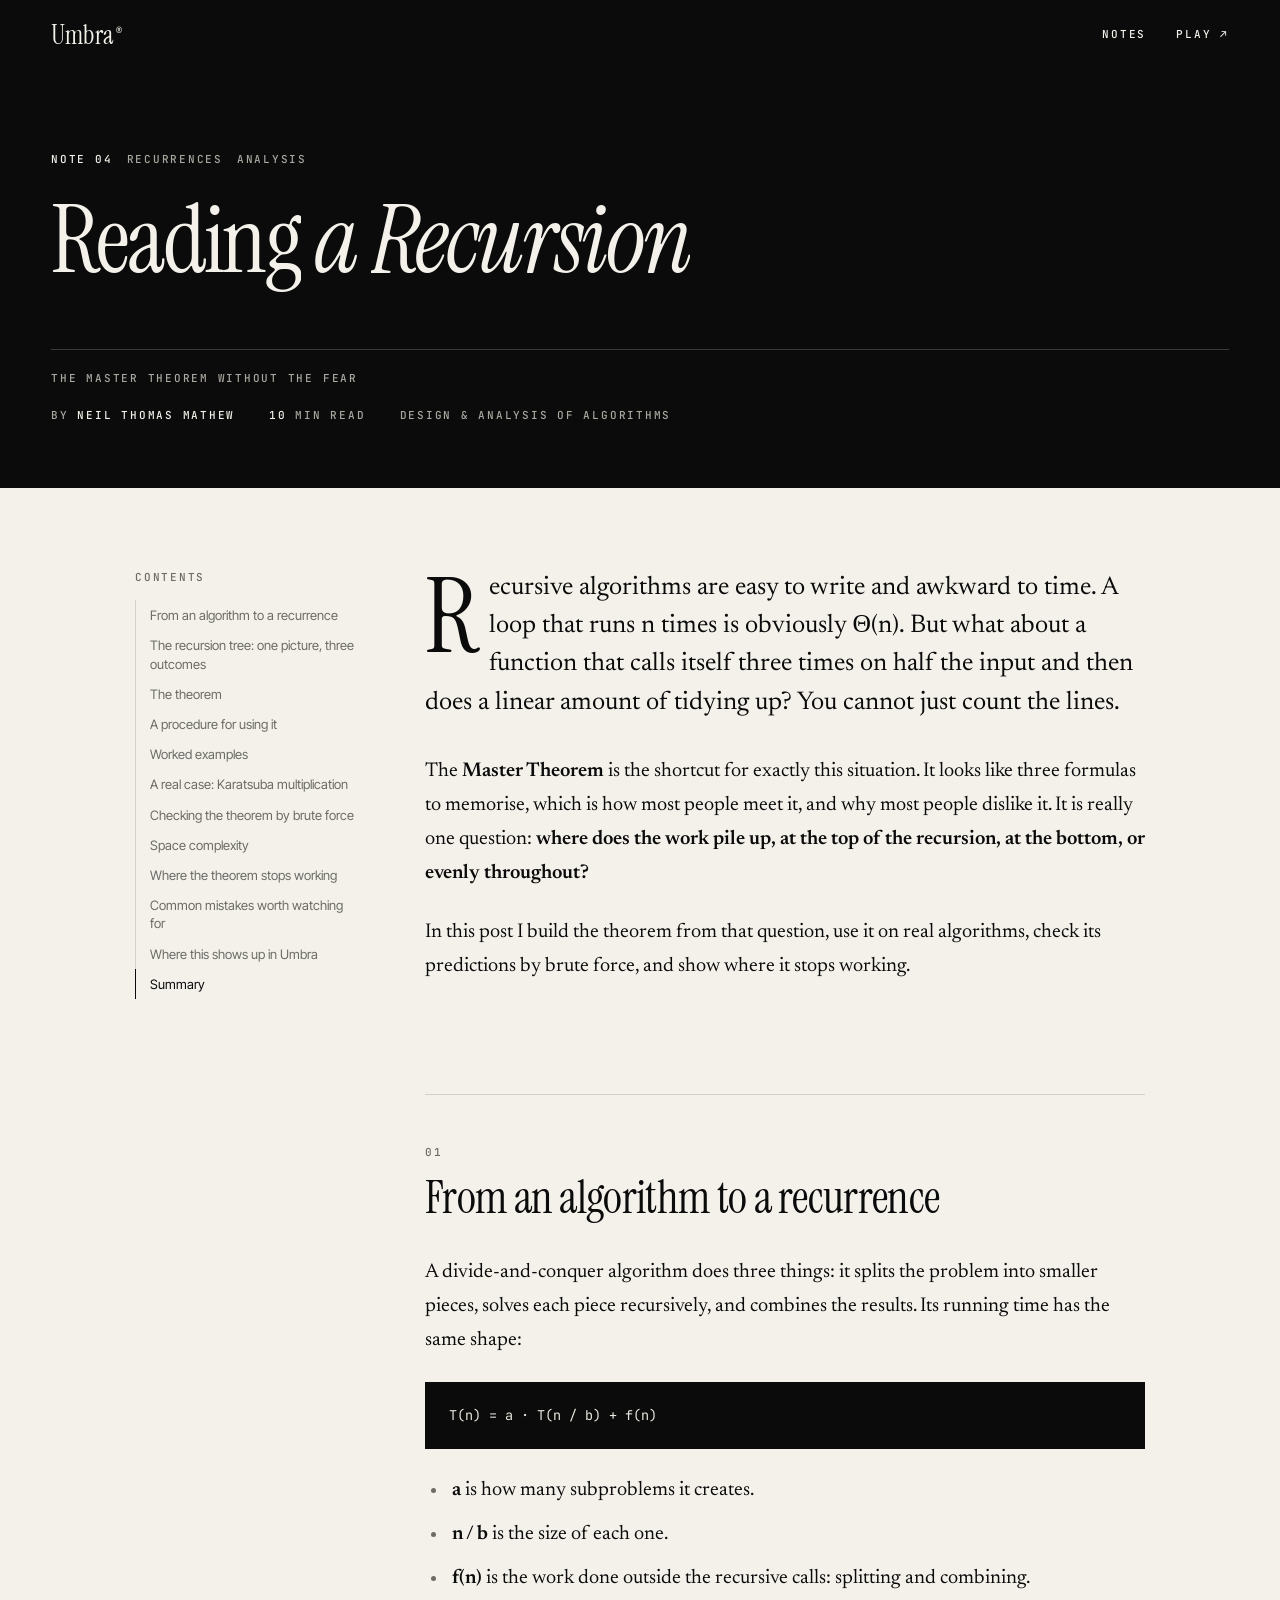
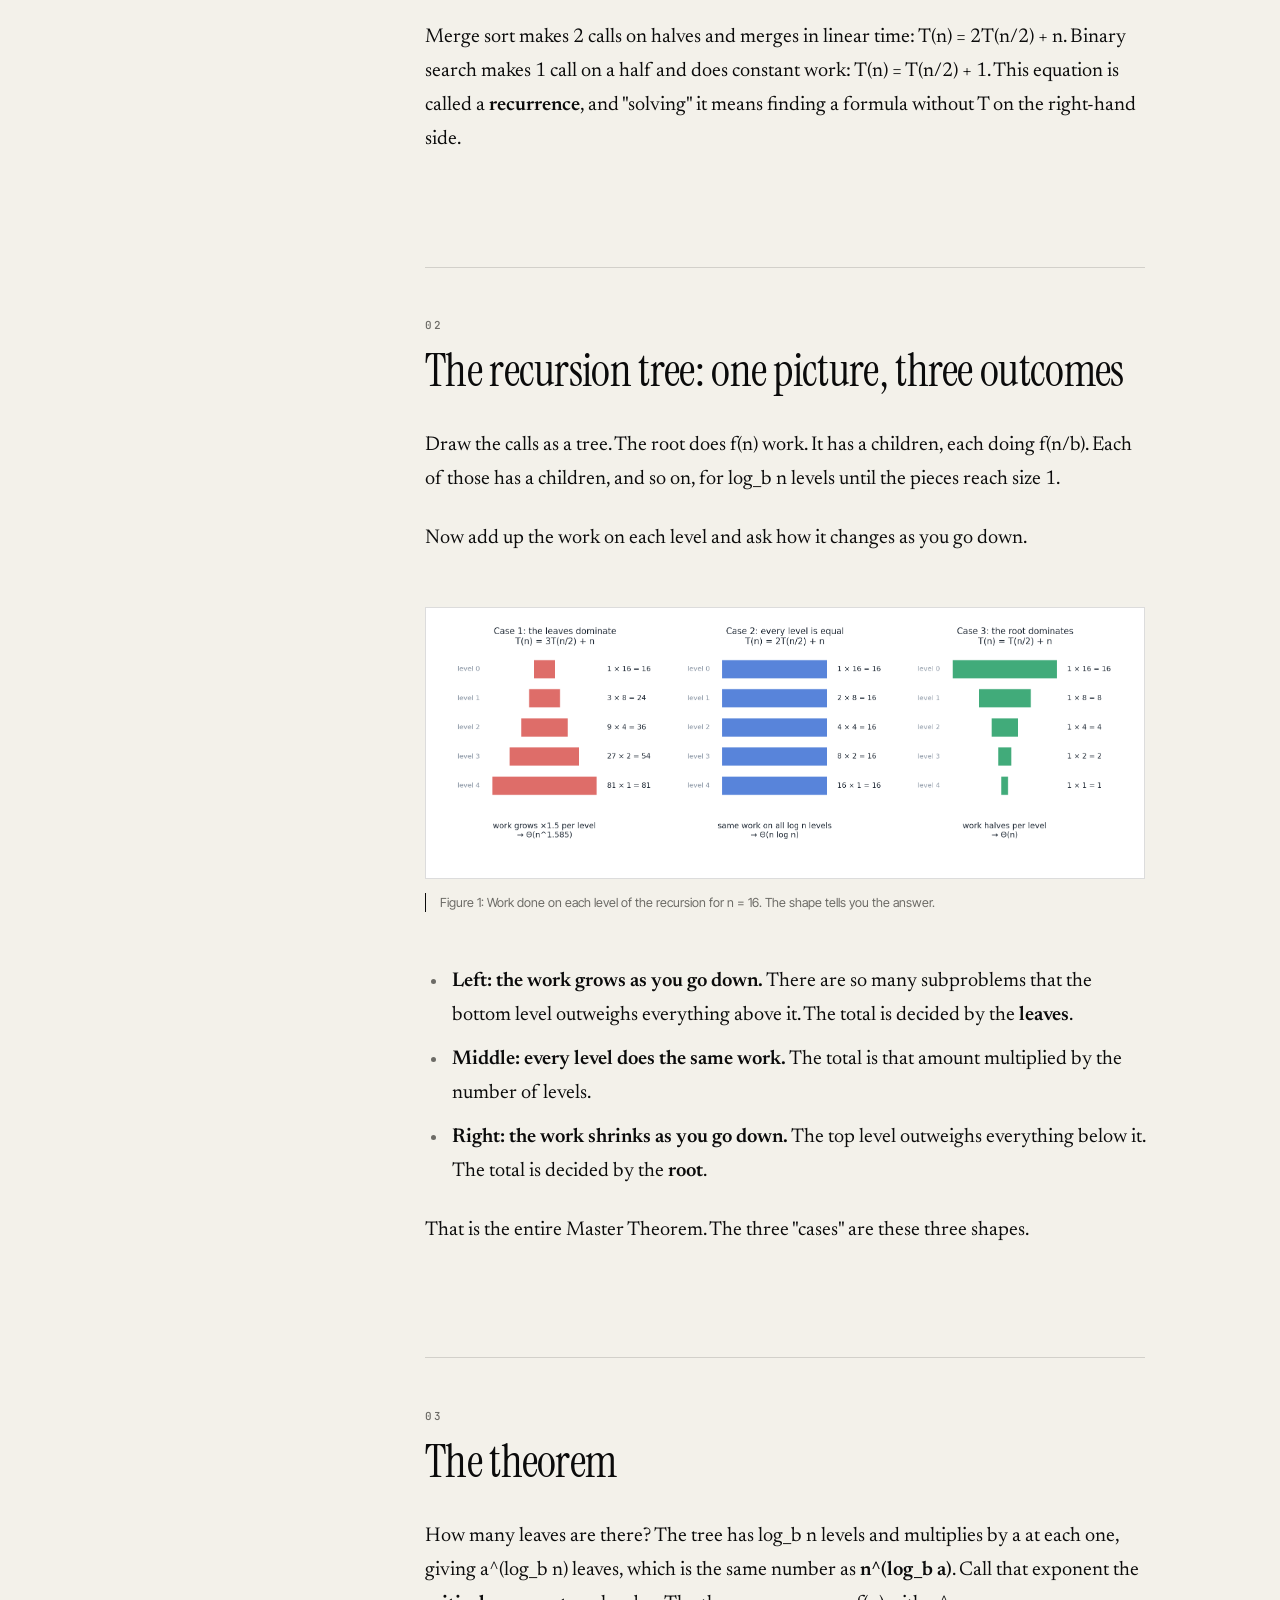
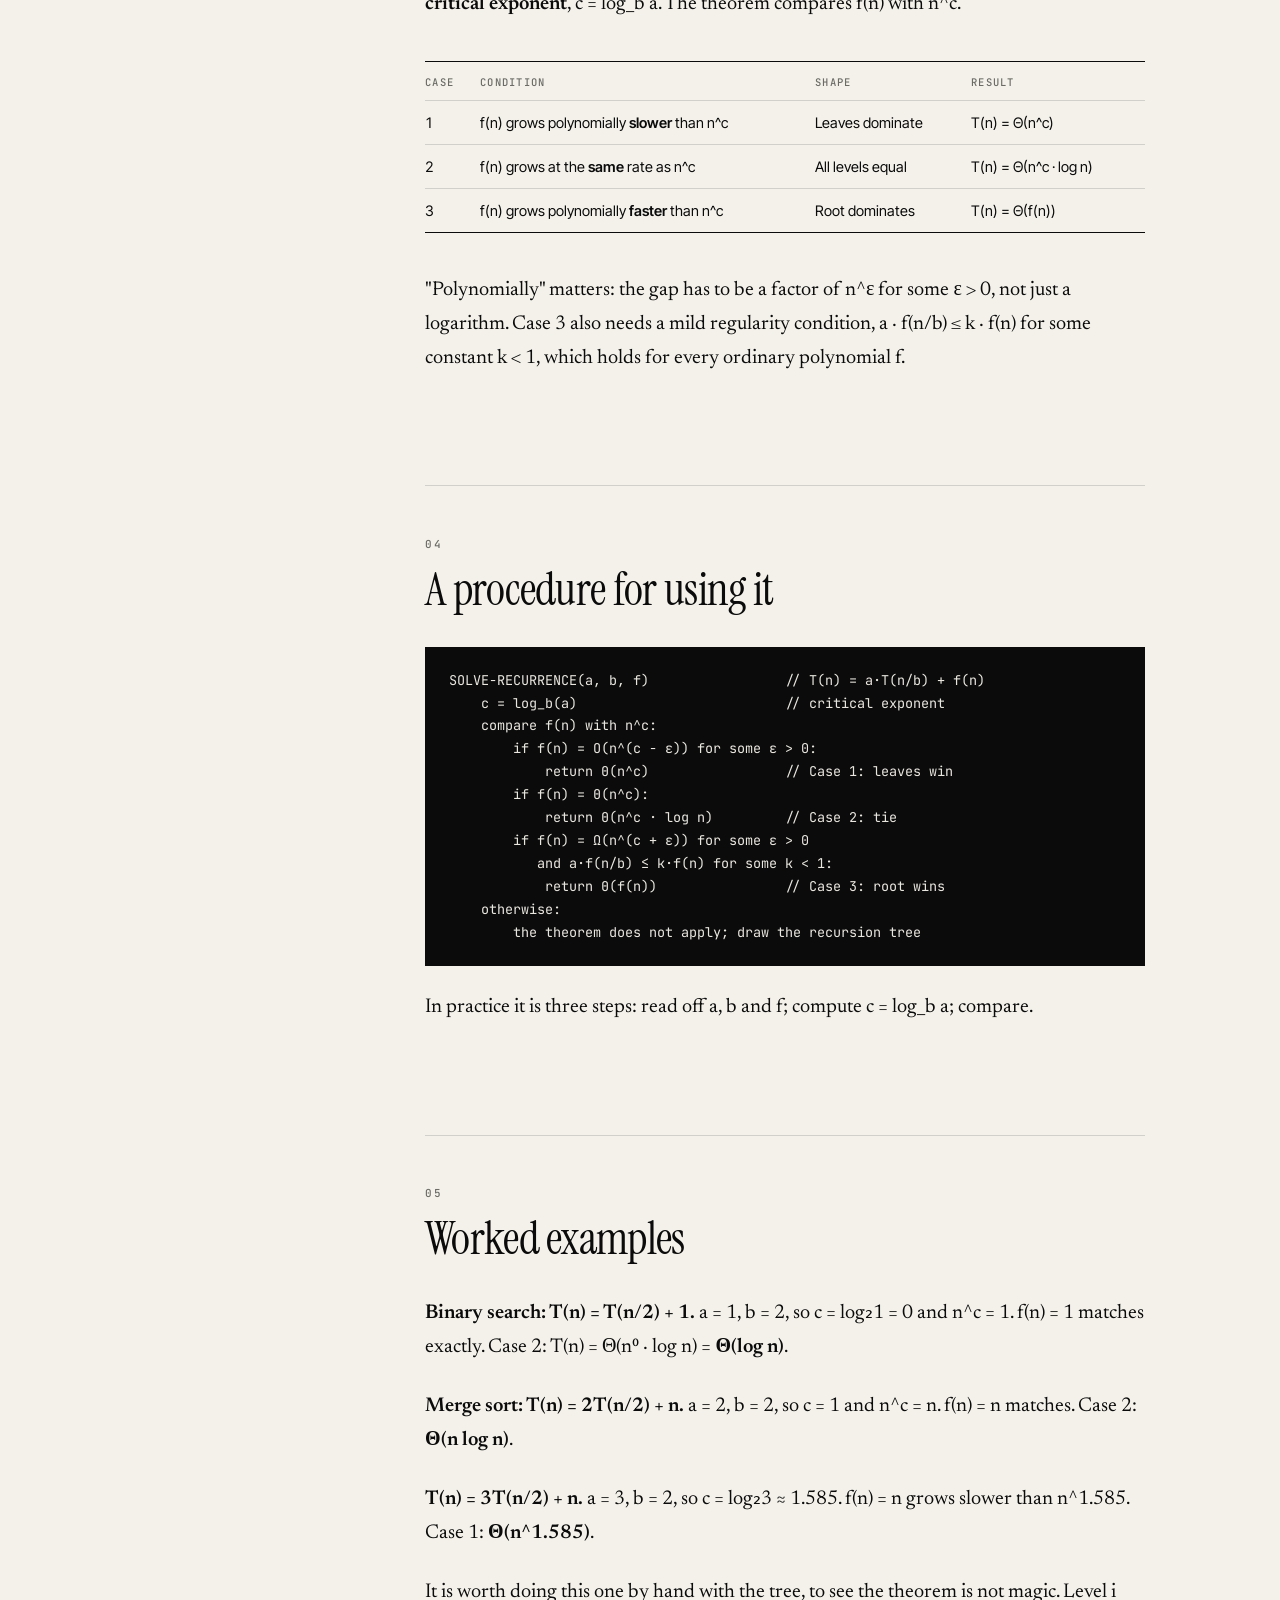
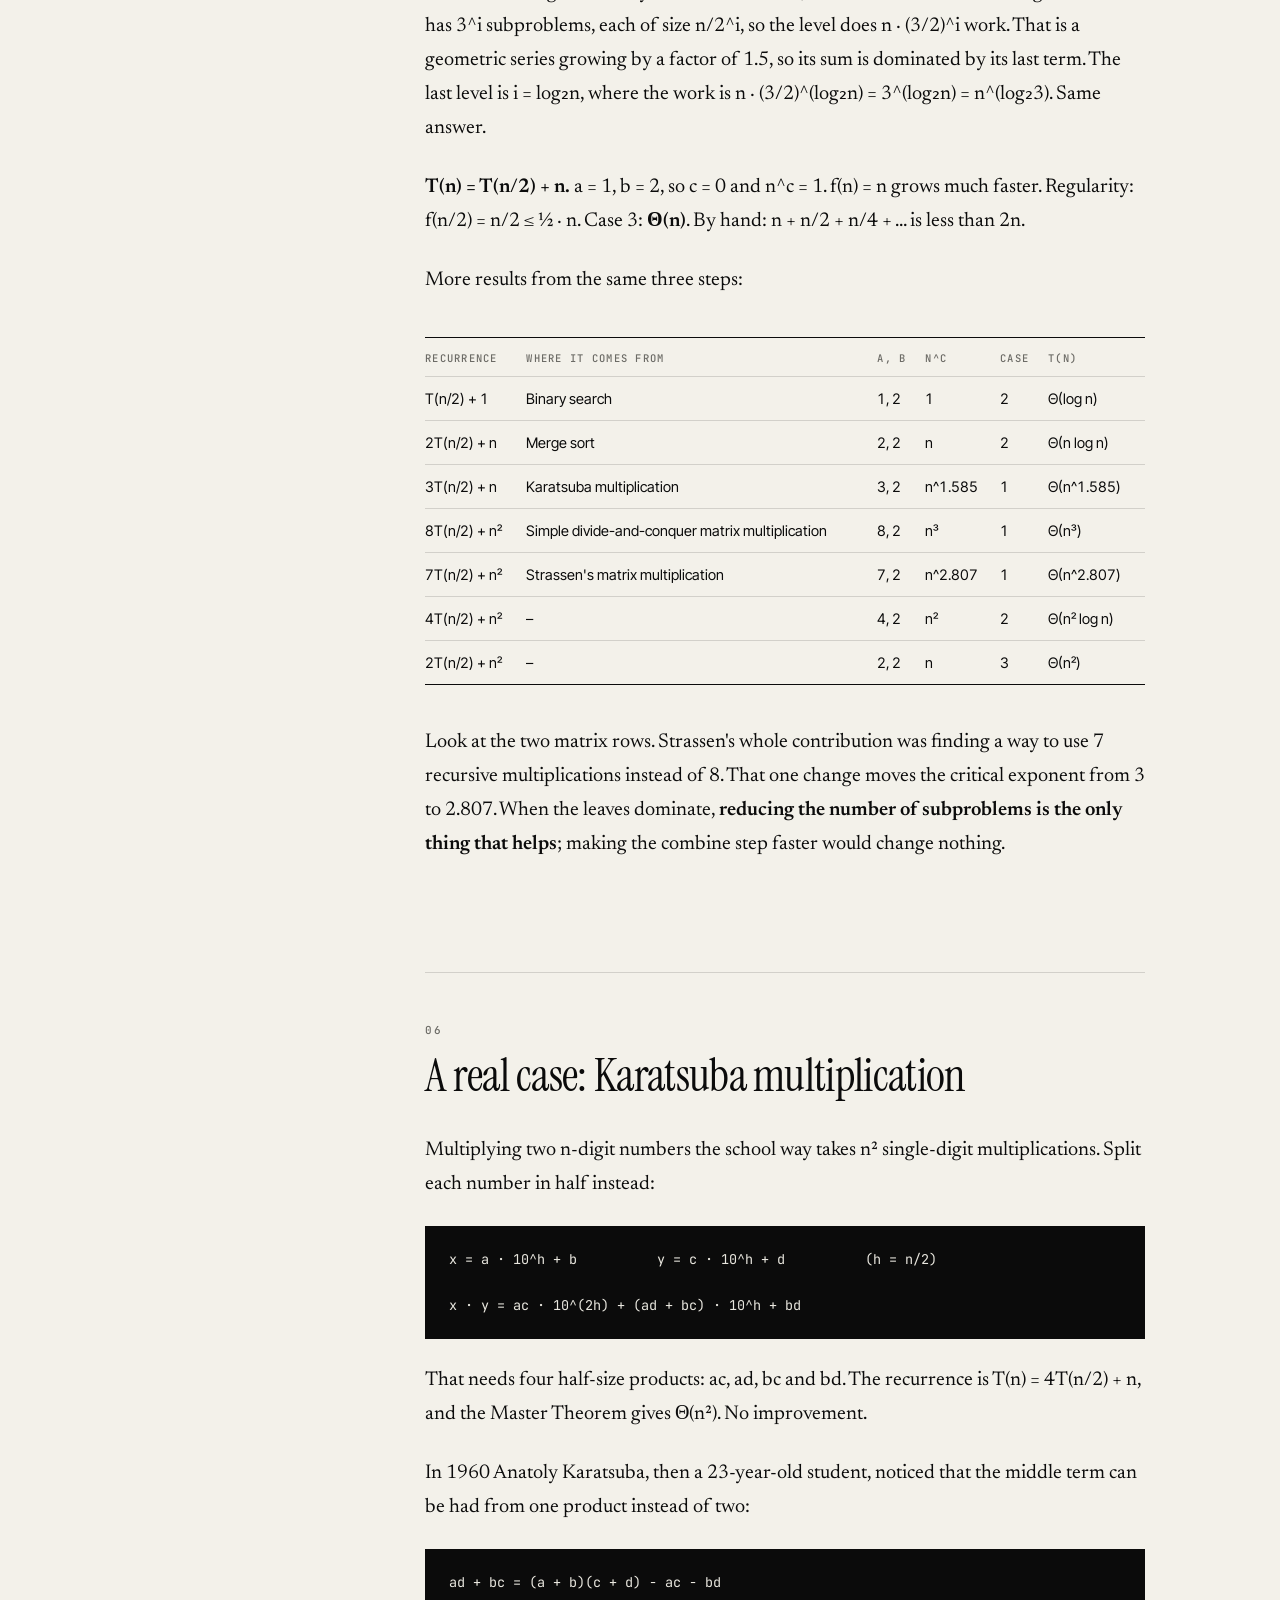
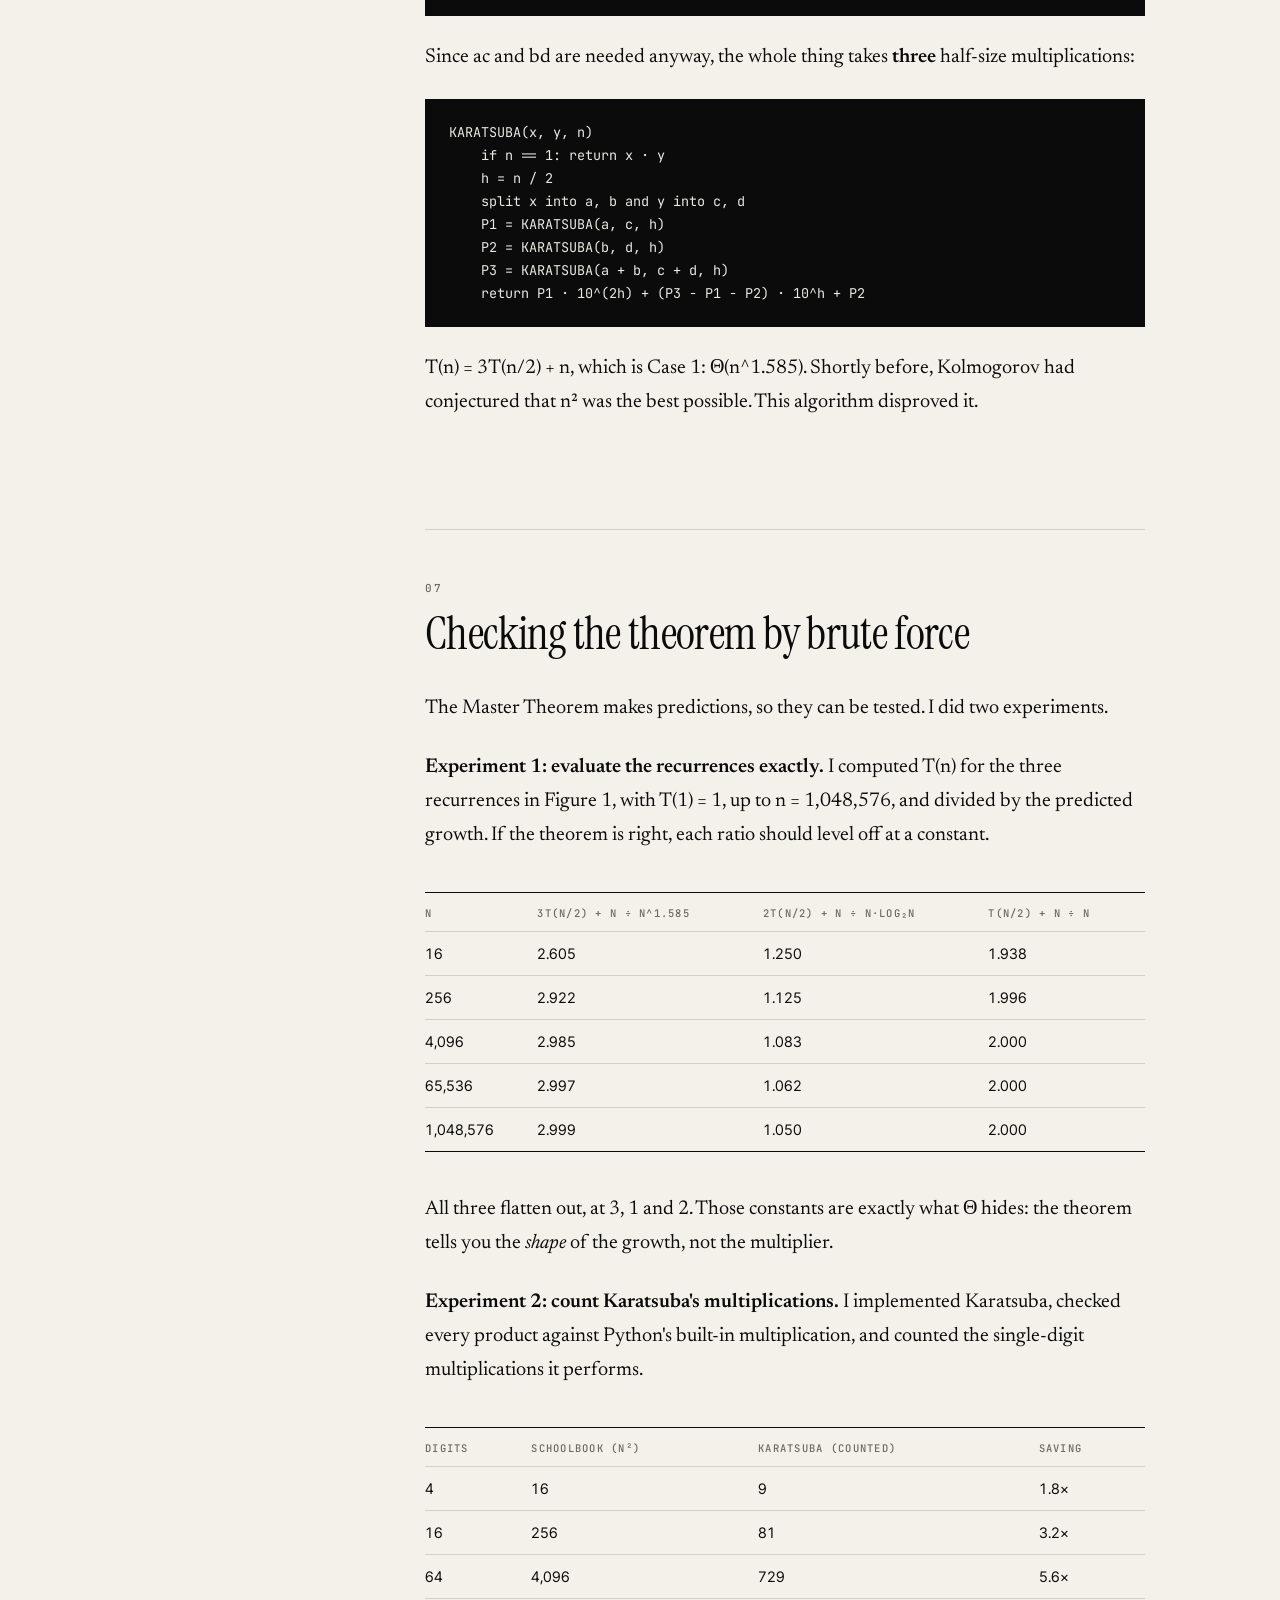
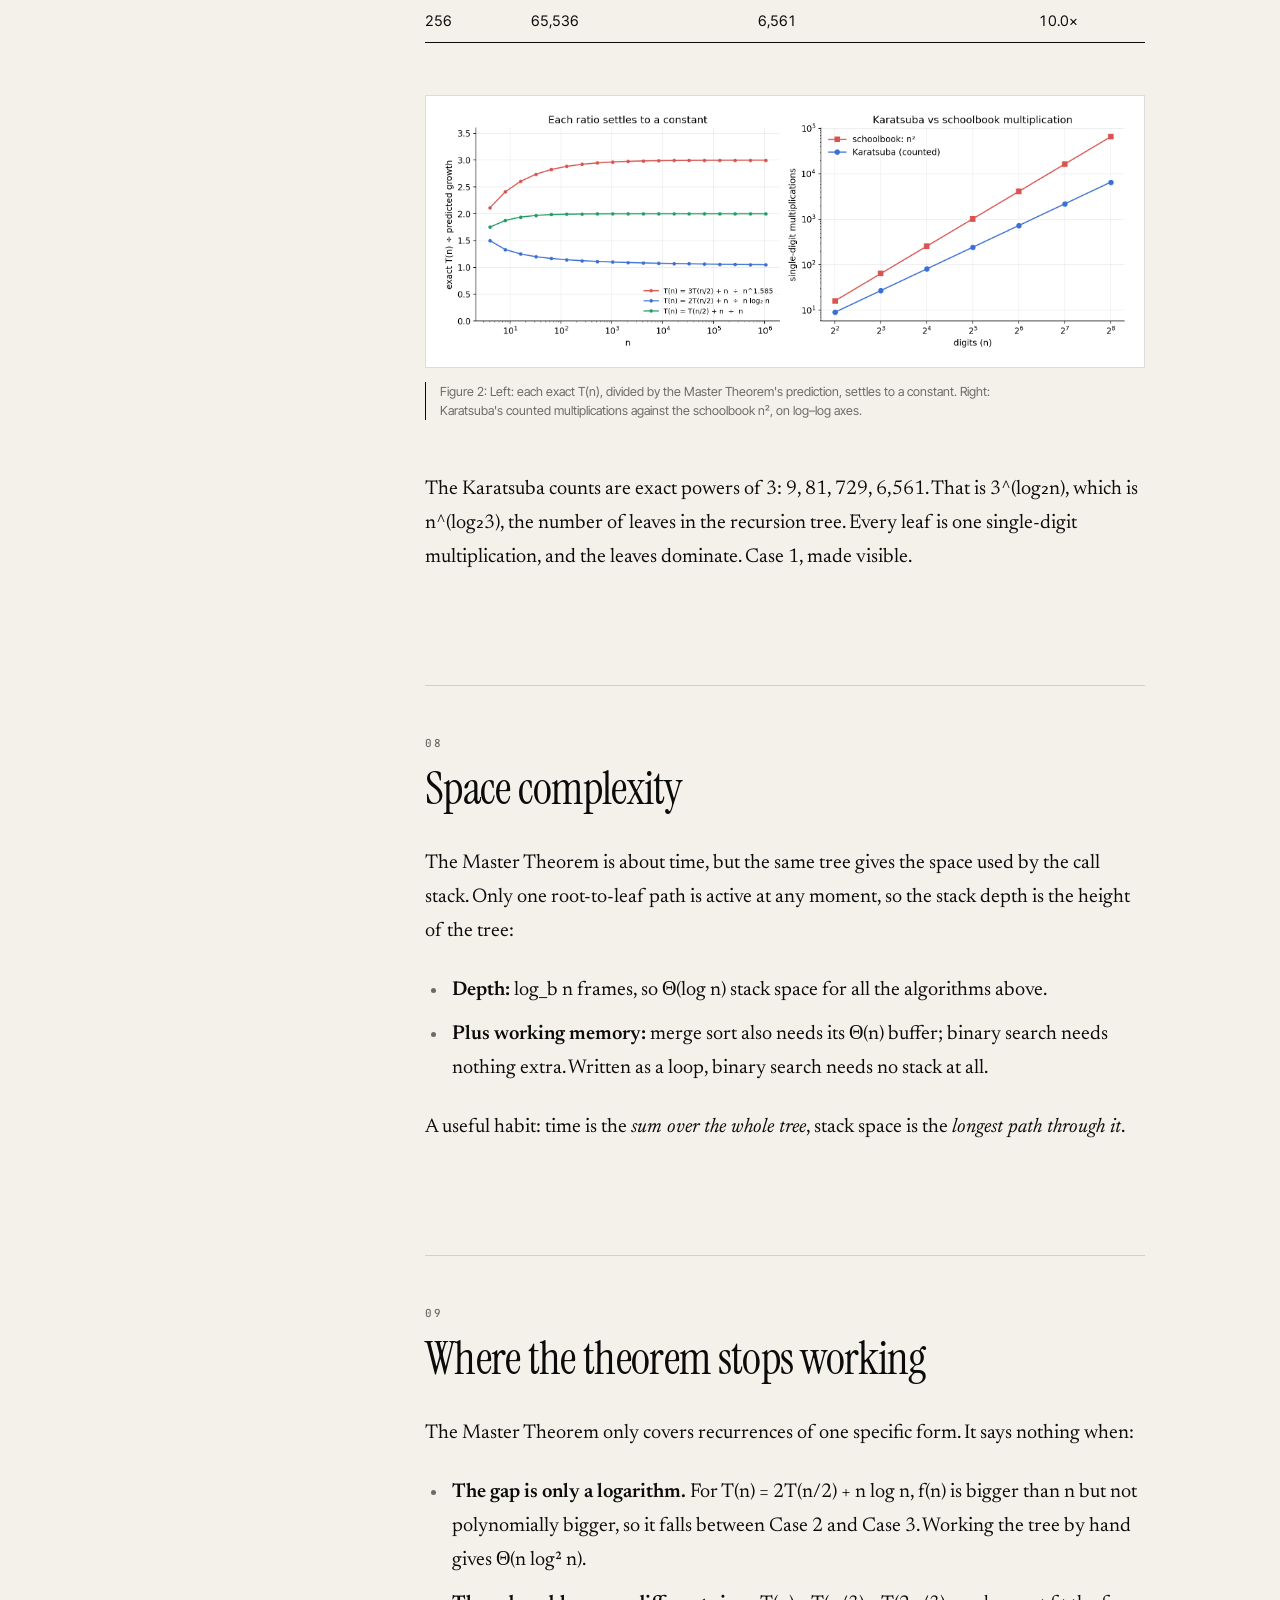
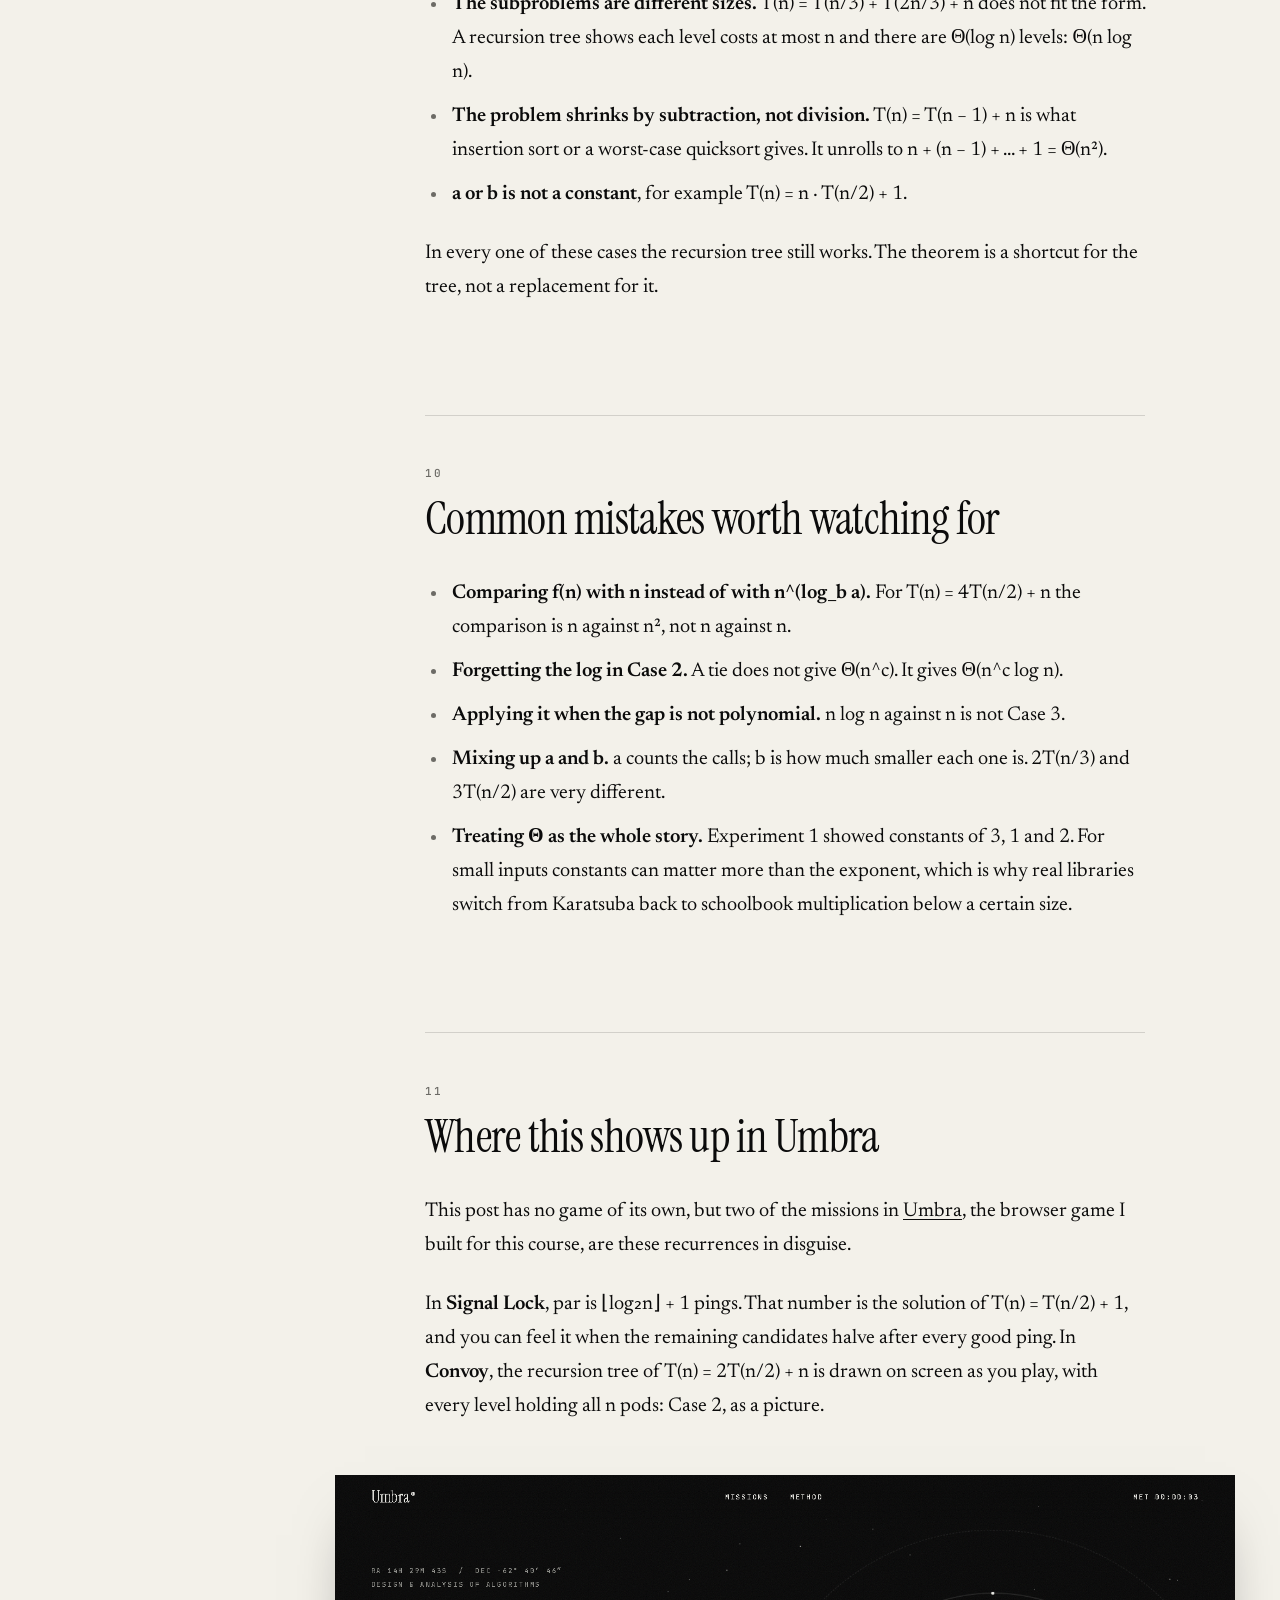
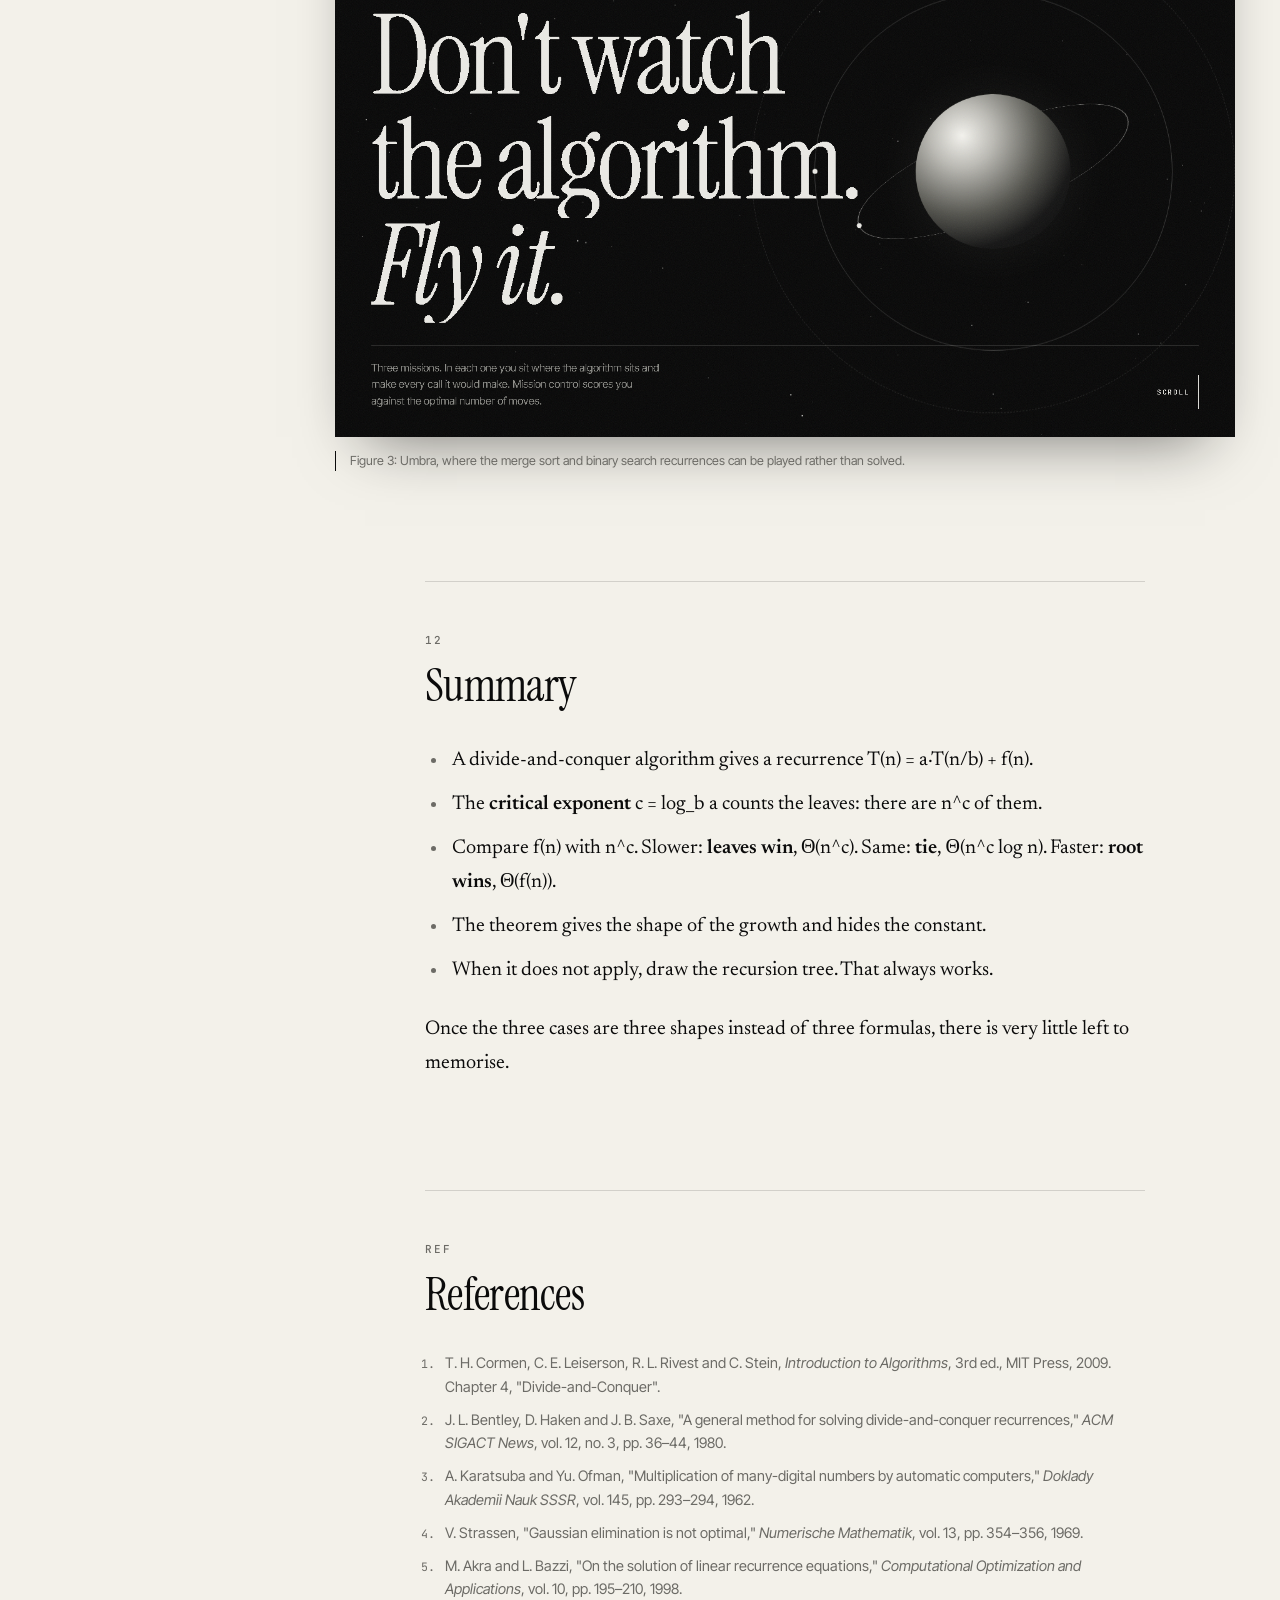
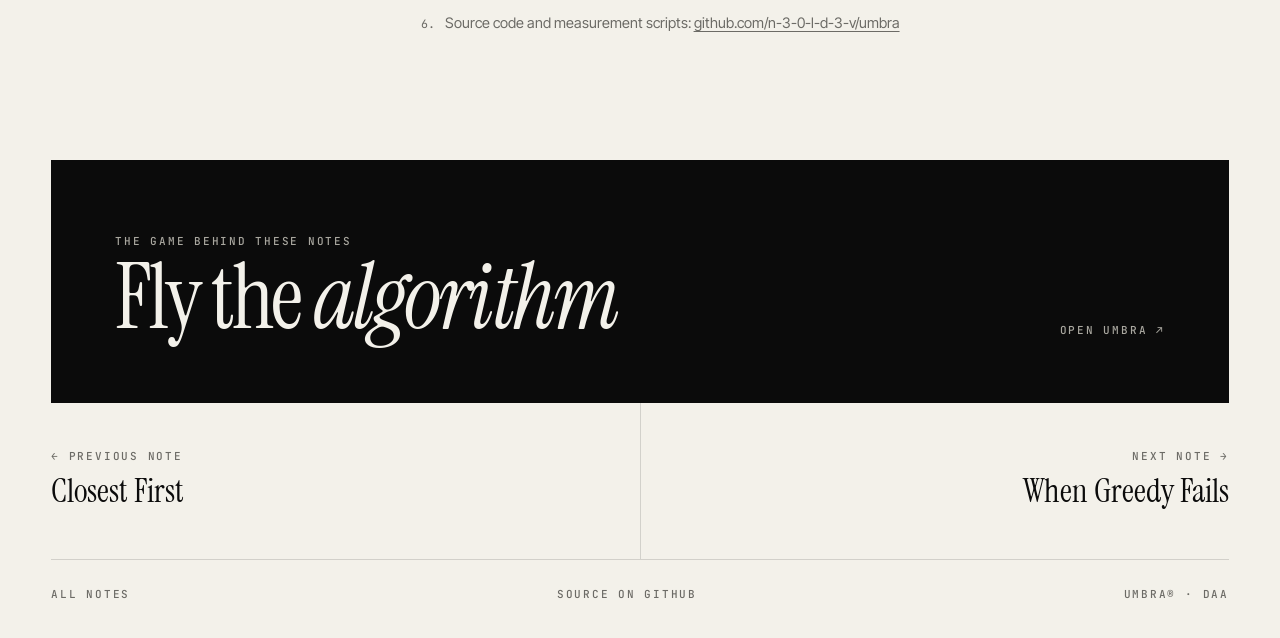
<file: blog/master-theorem/index.html>
<!DOCTYPE html>
<html lang="en">
<head>
<meta charset="utf-8">
<meta name="viewport" content="width=device-width, initial-scale=1">
<title>Reading a Recursion: The Master Theorem Without the Fear — Umbra</title>
<meta name="description" content="Recursive algorithms are easy to write and awkward to time. A loop that runs n times is obviously Θ(n). But what about a function that calls itself three time">
<meta name="author" content="Neil Thomas Mathew">
<meta name="theme-color" content="#0b0b0b">
<link rel="icon" href="/favicon.svg" type="image/svg+xml">
<link rel="preconnect" href="https://fonts.googleapis.com"><link rel="preconnect" href="https://fonts.gstatic.com" crossorigin>
<link href="https://fonts.googleapis.com/css2?family=Instrument+Serif:ital@0;1&family=Inter+Tight:wght@400;500;600&family=JetBrains+Mono:wght@400;500&family=Newsreader:ital,opsz,wght@0,6..72,400;0,6..72,600;1,6..72,400&display=swap" rel="stylesheet">
<link rel="stylesheet" href="../notes.css">
</head>
<body>
<div id="bar"></div>
<header class="mast"><div class="top"><a class="logo" href="/">Umbra<sup>®</sup></a><nav class="lbl"><a href="../">Notes</a><a href="/">Play ↗</a></nav></div>
<div class="hero"><div class="kick lbl"><b>Note 04</b><span>Recurrences</span><span>Analysis</span></div>
<h1><span class="w"><span style="--i:0">Reading</span></span> <span class="w"><span style="--i:1"><em>a</em></span></span> <span class="w"><span style="--i:2"><em>Recursion</em></span></span></h1>
<div class="meta lbl"><span>The Master Theorem Without the Fear</span></div>
<div class="meta lbl" style="margin-top:20px;border:0;padding:0"><span>By <b>Neil Thomas Mathew</b></span><span><b>10</b> min read</span><span>Design &amp; Analysis of Algorithms</span></div></div></header>
<div class="wrap"><aside class="toc"><span class="lbl">Contents</span><a href="#s1">From an algorithm to a recurrence</a><a href="#s2">The recursion tree: one picture, three outcomes</a><a href="#s3">The theorem</a><a href="#s4">A procedure for using it</a><a href="#s5">Worked examples</a><a href="#s6">A real case: Karatsuba multiplication</a><a href="#s7">Checking the theorem by brute force</a><a href="#s8">Space complexity</a><a href="#s9">Where the theorem stops working</a><a href="#s10">Common mistakes worth watching for</a><a href="#s11">Where this shows up in Umbra</a><a href="#s12">Summary</a></aside>
<article>
<p>Recursive algorithms are easy to write and awkward to time. A loop that runs n times is obviously Θ(n). But what about a function that calls itself three times on half the input and then does a linear amount of tidying up? You cannot just count the lines.</p>
<p>The <strong>Master Theorem</strong> is the shortcut for exactly this situation. It looks like three formulas to memorise, which is how most people meet it, and why most people dislike it. It is really one question: <strong>where does the work pile up, at the top of the recursion, at the bottom, or evenly throughout?</strong></p>
<p>In this post I build the theorem from that question, use it on real algorithms, check its predictions by brute force, and show where it stops working.</p>
<h2 id="s1"><span>01</span>From an algorithm to a recurrence</h2>
<p>A divide-and-conquer algorithm does three things: it splits the problem into smaller pieces, solves each piece recursively, and combines the results. Its running time has the same shape:</p>
<pre><code class="language-text">T(n) = a · T(n / b) + f(n)
</code></pre>
<ul>
<li><strong>a</strong> is how many subproblems it creates.</li>
<li><strong>n / b</strong> is the size of each one.</li>
<li><strong>f(n)</strong> is the work done outside the recursive calls: splitting and combining.</li>
</ul>
<p>Merge sort makes 2 calls on halves and merges in linear time: T(n) = 2T(n/2) + n. Binary search makes 1 call on a half and does constant work: T(n) = T(n/2) + 1. This equation is called a <strong>recurrence</strong>, and "solving" it means finding a formula without T on the right-hand side.</p>
<h2 id="s2"><span>02</span>The recursion tree: one picture, three outcomes</h2>
<p>Draw the calls as a tree. The root does f(n) work. It has a children, each doing f(n/b). Each of those has a children, and so on, for log_b n levels until the pieces reach size 1.</p>
<p>Now add up the work on each level and ask how it changes as you go down.</p>
<figure class="chart rv"><img loading="lazy" alt="Work per level for three recurrences" src="../img/b4_fig1_three_cases.png" /><figcaption>Figure 1: Work done on each level of the recursion for n = 16. The shape tells you the answer.</figcaption></figure>
<ul>
<li><strong>Left: the work grows as you go down.</strong> There are so many subproblems that the bottom level outweighs everything above it. The total is decided by the <strong>leaves</strong>.</li>
<li><strong>Middle: every level does the same work.</strong> The total is that amount multiplied by the number of levels.</li>
<li><strong>Right: the work shrinks as you go down.</strong> The top level outweighs everything below it. The total is decided by the <strong>root</strong>.</li>
</ul>
<p>That is the entire Master Theorem. The three "cases" are these three shapes.</p>
<h2 id="s3"><span>03</span>The theorem</h2>
<p>How many leaves are there? The tree has log_b n levels and multiplies by a at each one, giving a^(log_b n) leaves, which is the same number as <strong>n^(log_b a)</strong>. Call that exponent the <strong>critical exponent</strong>, c = log_b a. The theorem compares f(n) with n^c.</p>
<div class="tw rv"><table>
<thead>
<tr>
<th>Case</th>
<th>Condition</th>
<th>Shape</th>
<th>Result</th>
</tr>
</thead>
<tbody>
<tr>
<td>1</td>
<td>f(n) grows polynomially <strong>slower</strong> than n^c</td>
<td>Leaves dominate</td>
<td>T(n) = Θ(n^c)</td>
</tr>
<tr>
<td>2</td>
<td>f(n) grows at the <strong>same</strong> rate as n^c</td>
<td>All levels equal</td>
<td>T(n) = Θ(n^c · log n)</td>
</tr>
<tr>
<td>3</td>
<td>f(n) grows polynomially <strong>faster</strong> than n^c</td>
<td>Root dominates</td>
<td>T(n) = Θ(f(n))</td>
</tr>
</tbody>
</table></div>
<p>"Polynomially" matters: the gap has to be a factor of n^ε for some ε &gt; 0, not just a logarithm. Case 3 also needs a mild regularity condition, a · f(n/b) ≤ k · f(n) for some constant k &lt; 1, which holds for every ordinary polynomial f.</p>
<h2 id="s4"><span>04</span>A procedure for using it</h2>
<pre><code class="language-text">SOLVE-RECURRENCE(a, b, f)                 // T(n) = a·T(n/b) + f(n)
    c = log_b(a)                          // critical exponent
    compare f(n) with n^c:
        if f(n) = O(n^(c − ε)) for some ε &gt; 0:
            return Θ(n^c)                 // Case 1: leaves win
        if f(n) = Θ(n^c):
            return Θ(n^c · log n)         // Case 2: tie
        if f(n) = Ω(n^(c + ε)) for some ε &gt; 0
           and a·f(n/b) ≤ k·f(n) for some k &lt; 1:
            return Θ(f(n))                // Case 3: root wins
    otherwise:
        the theorem does not apply; draw the recursion tree
</code></pre>
<p>In practice it is three steps: read off a, b and f; compute c = log_b a; compare.</p>
<h2 id="s5"><span>05</span>Worked examples</h2>
<p><strong>Binary search: T(n) = T(n/2) + 1.</strong>
a = 1, b = 2, so c = log₂1 = 0 and n^c = 1. f(n) = 1 matches exactly. Case 2: T(n) = Θ(n⁰ · log n) = <strong>Θ(log n)</strong>.</p>
<p><strong>Merge sort: T(n) = 2T(n/2) + n.</strong>
a = 2, b = 2, so c = 1 and n^c = n. f(n) = n matches. Case 2: <strong>Θ(n log n)</strong>.</p>
<p><strong>T(n) = 3T(n/2) + n.</strong>
a = 3, b = 2, so c = log₂3 ≈ 1.585. f(n) = n grows slower than n^1.585. Case 1: <strong>Θ(n^1.585)</strong>.</p>
<p>It is worth doing this one by hand with the tree, to see the theorem is not magic. Level i has 3^i subproblems, each of size n/2^i, so the level does n · (3/2)^i work. That is a geometric series growing by a factor of 1.5, so its sum is dominated by its last term. The last level is i = log₂n, where the work is n · (3/2)^(log₂n) = 3^(log₂n) = n^(log₂3). Same answer.</p>
<p><strong>T(n) = T(n/2) + n.</strong>
a = 1, b = 2, so c = 0 and n^c = 1. f(n) = n grows much faster. Regularity: f(n/2) = n/2 ≤ ½ · n. Case 3: <strong>Θ(n)</strong>. By hand: n + n/2 + n/4 + … is less than 2n.</p>
<p>More results from the same three steps:</p>
<div class="tw rv"><table>
<thead>
<tr>
<th>Recurrence</th>
<th>Where it comes from</th>
<th>a, b</th>
<th>n^c</th>
<th>Case</th>
<th>T(n)</th>
</tr>
</thead>
<tbody>
<tr>
<td>T(n/2) + 1</td>
<td>Binary search</td>
<td>1, 2</td>
<td>1</td>
<td>2</td>
<td>Θ(log n)</td>
</tr>
<tr>
<td>2T(n/2) + n</td>
<td>Merge sort</td>
<td>2, 2</td>
<td>n</td>
<td>2</td>
<td>Θ(n log n)</td>
</tr>
<tr>
<td>3T(n/2) + n</td>
<td>Karatsuba multiplication</td>
<td>3, 2</td>
<td>n^1.585</td>
<td>1</td>
<td>Θ(n^1.585)</td>
</tr>
<tr>
<td>8T(n/2) + n²</td>
<td>Simple divide-and-conquer matrix multiplication</td>
<td>8, 2</td>
<td>n³</td>
<td>1</td>
<td>Θ(n³)</td>
</tr>
<tr>
<td>7T(n/2) + n²</td>
<td>Strassen's matrix multiplication</td>
<td>7, 2</td>
<td>n^2.807</td>
<td>1</td>
<td>Θ(n^2.807)</td>
</tr>
<tr>
<td>4T(n/2) + n²</td>
<td>–</td>
<td>4, 2</td>
<td>n²</td>
<td>2</td>
<td>Θ(n² log n)</td>
</tr>
<tr>
<td>2T(n/2) + n²</td>
<td>–</td>
<td>2, 2</td>
<td>n</td>
<td>3</td>
<td>Θ(n²)</td>
</tr>
</tbody>
</table></div>
<p>Look at the two matrix rows. Strassen's whole contribution was finding a way to use 7 recursive multiplications instead of 8. That one change moves the critical exponent from 3 to 2.807. When the leaves dominate, <strong>reducing the number of subproblems is the only thing that helps</strong>; making the combine step faster would change nothing.</p>
<h2 id="s6"><span>06</span>A real case: Karatsuba multiplication</h2>
<p>Multiplying two n-digit numbers the school way takes n² single-digit multiplications. Split each number in half instead:</p>
<pre><code class="language-text">x = a · 10^h + b          y = c · 10^h + d          (h = n/2)

x · y = ac · 10^(2h) + (ad + bc) · 10^h + bd
</code></pre>
<p>That needs four half-size products: ac, ad, bc and bd. The recurrence is T(n) = 4T(n/2) + n, and the Master Theorem gives Θ(n²). No improvement.</p>
<p>In 1960 Anatoly Karatsuba, then a 23-year-old student, noticed that the middle term can be had from one product instead of two:</p>
<pre><code class="language-text">ad + bc = (a + b)(c + d) − ac − bd
</code></pre>
<p>Since ac and bd are needed anyway, the whole thing takes <strong>three</strong> half-size multiplications:</p>
<pre><code class="language-text">KARATSUBA(x, y, n)
    if n == 1: return x · y
    h = n / 2
    split x into a, b and y into c, d
    P1 = KARATSUBA(a, c, h)
    P2 = KARATSUBA(b, d, h)
    P3 = KARATSUBA(a + b, c + d, h)
    return P1 · 10^(2h) + (P3 − P1 − P2) · 10^h + P2
</code></pre>
<p>T(n) = 3T(n/2) + n, which is Case 1: Θ(n^1.585). Shortly before, Kolmogorov had conjectured that n² was the best possible. This algorithm disproved it.</p>
<h2 id="s7"><span>07</span>Checking the theorem by brute force</h2>
<p>The Master Theorem makes predictions, so they can be tested. I did two experiments.</p>
<p><strong>Experiment 1: evaluate the recurrences exactly.</strong> I computed T(n) for the three recurrences in Figure 1, with T(1) = 1, up to n = 1,048,576, and divided by the predicted growth. If the theorem is right, each ratio should level off at a constant.</p>
<div class="tw rv"><table>
<thead>
<tr>
<th>n</th>
<th>3T(n/2) + n ÷ n^1.585</th>
<th>2T(n/2) + n ÷ n·log₂n</th>
<th>T(n/2) + n ÷ n</th>
</tr>
</thead>
<tbody>
<tr>
<td>16</td>
<td>2.605</td>
<td>1.250</td>
<td>1.938</td>
</tr>
<tr>
<td>256</td>
<td>2.922</td>
<td>1.125</td>
<td>1.996</td>
</tr>
<tr>
<td>4,096</td>
<td>2.985</td>
<td>1.083</td>
<td>2.000</td>
</tr>
<tr>
<td>65,536</td>
<td>2.997</td>
<td>1.062</td>
<td>2.000</td>
</tr>
<tr>
<td>1,048,576</td>
<td>2.999</td>
<td>1.050</td>
<td>2.000</td>
</tr>
</tbody>
</table></div>
<p>All three flatten out, at 3, 1 and 2. Those constants are exactly what Θ hides: the theorem tells you the <em>shape</em> of the growth, not the multiplier.</p>
<p><strong>Experiment 2: count Karatsuba's multiplications.</strong> I implemented Karatsuba, checked every product against Python's built-in multiplication, and counted the single-digit multiplications it performs.</p>
<div class="tw rv"><table>
<thead>
<tr>
<th>Digits</th>
<th>Schoolbook (n²)</th>
<th>Karatsuba (counted)</th>
<th>Saving</th>
</tr>
</thead>
<tbody>
<tr>
<td>4</td>
<td>16</td>
<td>9</td>
<td>1.8×</td>
</tr>
<tr>
<td>16</td>
<td>256</td>
<td>81</td>
<td>3.2×</td>
</tr>
<tr>
<td>64</td>
<td>4,096</td>
<td>729</td>
<td>5.6×</td>
</tr>
<tr>
<td>256</td>
<td>65,536</td>
<td>6,561</td>
<td>10.0×</td>
</tr>
</tbody>
</table></div>
<figure class="chart rv"><img loading="lazy" alt="Ratios converging and Karatsuba compared with schoolbook multiplication" src="../img/b4_fig2_ratios.png" /><figcaption>Figure 2: Left: each exact T(n), divided by the Master Theorem's prediction, settles to a constant. Right: Karatsuba's counted multiplications against the schoolbook n², on log–log axes.</figcaption></figure>
<p>The Karatsuba counts are exact powers of 3: 9, 81, 729, 6,561. That is 3^(log₂n), which is n^(log₂3), the number of leaves in the recursion tree. Every leaf is one single-digit multiplication, and the leaves dominate. Case 1, made visible.</p>
<h2 id="s8"><span>08</span>Space complexity</h2>
<p>The Master Theorem is about time, but the same tree gives the space used by the call stack. Only one root-to-leaf path is active at any moment, so the stack depth is the height of the tree:</p>
<ul>
<li><strong>Depth:</strong> log_b n frames, so Θ(log n) stack space for all the algorithms above.</li>
<li><strong>Plus working memory:</strong> merge sort also needs its Θ(n) buffer; binary search needs nothing extra. Written as a loop, binary search needs no stack at all.</li>
</ul>
<p>A useful habit: time is the <em>sum over the whole tree</em>, stack space is the <em>longest path through it</em>.</p>
<h2 id="s9"><span>09</span>Where the theorem stops working</h2>
<p>The Master Theorem only covers recurrences of one specific form. It says nothing when:</p>
<ul>
<li><strong>The gap is only a logarithm.</strong> For T(n) = 2T(n/2) + n log n, f(n) is bigger than n but not polynomially bigger, so it falls between Case 2 and Case 3. Working the tree by hand gives Θ(n log² n).</li>
<li><strong>The subproblems are different sizes.</strong> T(n) = T(n/3) + T(2n/3) + n does not fit the form. A recursion tree shows each level costs at most n and there are Θ(log n) levels: Θ(n log n).</li>
<li><strong>The problem shrinks by subtraction, not division.</strong> T(n) = T(n − 1) + n is what insertion sort or a worst-case quicksort gives. It unrolls to n + (n − 1) + … + 1 = Θ(n²).</li>
<li><strong>a or b is not a constant</strong>, for example T(n) = n · T(n/2) + 1.</li>
</ul>
<p>In every one of these cases the recursion tree still works. The theorem is a shortcut for the tree, not a replacement for it.</p>
<h2 id="s10"><span>10</span>Common mistakes worth watching for</h2>
<ul>
<li><strong>Comparing f(n) with n instead of with n^(log_b a).</strong> For T(n) = 4T(n/2) + n the comparison is n against n², not n against n.</li>
<li><strong>Forgetting the log in Case 2.</strong> A tie does not give Θ(n^c). It gives Θ(n^c log n).</li>
<li><strong>Applying it when the gap is not polynomial.</strong> n log n against n is not Case 3.</li>
<li><strong>Mixing up a and b.</strong> a counts the calls; b is how much smaller each one is. 2T(n/3) and 3T(n/2) are very different.</li>
<li><strong>Treating Θ as the whole story.</strong> Experiment 1 showed constants of 3, 1 and 2. For small inputs constants can matter more than the exponent, which is why real libraries switch from Karatsuba back to schoolbook multiplication below a certain size.</li>
</ul>
<h2 id="s11"><span>11</span>Where this shows up in Umbra</h2>
<p>This post has no game of its own, but two of the missions in <a href="https://umbra-daa.vercel.app">Umbra</a>, the browser game I built for this course, are these recurrences in disguise.</p>
<p>In <strong>Signal Lock</strong>, par is ⌊log₂n⌋ + 1 pings. That number is the solution of T(n) = T(n/2) + 1, and you can feel it when the remaining candidates halve after every good ping. In <strong>Convoy</strong>, the recursion tree of T(n) = 2T(n/2) + n is drawn on screen as you play, with every level holding all n pods: Case 2, as a picture.</p>
<figure class="shot rv"><img loading="lazy" alt="The Umbra home page" src="../img/umbra_home.png" /><figcaption>Figure 3: Umbra, where the merge sort and binary search recurrences can be played rather than solved.</figcaption></figure>
<h2 id="s12"><span>12</span>Summary</h2>
<ul>
<li>A divide-and-conquer algorithm gives a recurrence T(n) = a·T(n/b) + f(n).</li>
<li>The <strong>critical exponent</strong> c = log_b a counts the leaves: there are n^c of them.</li>
<li>Compare f(n) with n^c. Slower: <strong>leaves win</strong>, Θ(n^c). Same: <strong>tie</strong>, Θ(n^c log n). Faster: <strong>root wins</strong>, Θ(f(n)).</li>
<li>The theorem gives the shape of the growth and hides the constant.</li>
<li>When it does not apply, draw the recursion tree. That always works.</li>
</ul>
<p>Once the three cases are three shapes instead of three formulas, there is very little left to memorise.</p>
<h2 id="refs"><span>REF</span>References</h2>
<ol class="refs">
<li>T. H. Cormen, C. E. Leiserson, R. L. Rivest and C. Stein, <em>Introduction to Algorithms</em>, 3rd ed., MIT Press, 2009. Chapter 4, "Divide-and-Conquer".</li>
<li>J. L. Bentley, D. Haken and J. B. Saxe, "A general method for solving divide-and-conquer recurrences," <em>ACM SIGACT News</em>, vol. 12, no. 3, pp. 36–44, 1980.</li>
<li>A. Karatsuba and Yu. Ofman, "Multiplication of many-digital numbers by automatic computers," <em>Doklady Akademii Nauk SSSR</em>, vol. 145, pp. 293–294, 1962.</li>
<li>V. Strassen, "Gaussian elimination is not optimal," <em>Numerische Mathematik</em>, vol. 13, pp. 354–356, 1969.</li>
<li>M. Akra and L. Bazzi, "On the solution of linear recurrence equations," <em>Computational Optimization and Applications</em>, vol. 10, pp. 195–210, 1998.</li>
<li>Source code and measurement scripts: <a href="https://github.com/n-3-0-l-d-3-v/umbra">github.com/n-3-0-l-d-3-v/umbra</a></li>
</ol>
</article></div>
<a class="cta" href="/"><div><span class="lbl">The game behind these notes</span><div class="big">Fly the <em>algorithm</em></div></div><span class="lbl">Open Umbra ↗</span></a>
<nav class="pn"><a href="../dijkstra/"><span class="lbl">← Previous note</span><b>Closest First</b></a><a href="../knapsack/"><span class="lbl">Next note →</span><b>When Greedy Fails</b></a></nav>
<footer class="lbl"><a href="../">All notes</a><a href="https://github.com/n-3-0-l-d-3-v/umbra">Source on GitHub</a><span>Umbra® · DAA</span></footer>
<script src="../notes.js"></script>
</body>
</html>
</file>
<file: css/base.css>
/* Tokens, type, buttons, and the page-level layers (grain, cursor, intro, wipe) */

:root {
  --bg: #070707; --ink: #ecebe6; --dim: #8d8d88; --faint: #4b4b48; --line: rgba(236,235,230,.15); --soft: rgba(236,235,230,.06);
  --serif: "Instrument Serif", "Times New Roman", serif; --sans: "Inter Tight", "Segoe UI", system-ui, sans-serif;
  --mono: "JetBrains Mono", Consolas, monospace; --ease: cubic-bezier(.76, 0, .24, 1); --out: cubic-bezier(.16, 1, .3, 1);
}
* { box-sizing: border-box; }
html { background: var(--bg); scroll-behavior: smooth; }
body { margin: 0; color: var(--ink); font: 16px/1.55 var(--sans); min-height: 100vh; overflow-x: hidden; -webkit-font-smoothing: antialiased; }
::selection { background: var(--ink); color: var(--bg); }
::-webkit-scrollbar { width: 8px; height: 8px; } ::-webkit-scrollbar-thumb { background: var(--faint); } ::-webkit-scrollbar-track { background: var(--bg); }
canvas.layer { position: fixed; inset: 0; width: 100%; height: 100%; pointer-events: none; }
#sky { z-index: 0; } #fx { z-index: 60; }
#home, #game { position: relative; z-index: 1; }
[hidden] { display: none !important; }
[data-pick], [data-open] { cursor: pointer; }
a { color: inherit; text-decoration: none; }
.mono, .lbl { font: 500 11px var(--mono); letter-spacing: .16em; text-transform: uppercase; }
button, select, input { font: inherit; color: inherit; }
button { position: relative; background: linear-gradient(var(--ink), var(--ink)) no-repeat 0 100% / 100% 0; border: 1px solid var(--line); border-radius: 0; padding: 10px 18px; cursor: pointer;
         font: 500 11px var(--mono); letter-spacing: .16em; text-transform: uppercase; transition: background-size .35s var(--ease), color .25s, border-color .25s, transform .12s; }
button:hover:not(:disabled) { background-size: 100% 100%; color: var(--bg); border-color: var(--ink); }
button:active:not(:disabled) { transform: scale(.96); }
button:disabled { opacity: .25; cursor: default; }
button.go { background: var(--ink); color: var(--bg); border-color: var(--ink); }
button.go:hover { background: transparent; color: var(--ink); }
select, input[type=text] { background: transparent; border: 1px solid var(--line); border-radius: 0; padding: 9px 12px; font: 11px var(--mono); letter-spacing: .08em; outline: none; }
select option { background: var(--bg); } input[type=text]:focus, select:focus { border-color: var(--ink); }
input[type=range] { accent-color: var(--ink); }
@keyframes fade { from { opacity: 0; } }
@keyframes spin { to { transform: rotate(360deg); } }
@keyframes up { from { transform: translateY(110%); } }

/* film grain, cursor ring, intro, page wipe */
.grain { position: fixed; inset: -120px; z-index: 70; pointer-events: none; opacity: .08; will-change: transform; animation: grain .9s steps(5) infinite;
         background: url("data:image/svg+xml,%3Csvg xmlns='http://www.w3.org/2000/svg' width='220' height='220'%3E%3Cfilter id='n'%3E%3CfeTurbulence type='fractalNoise' baseFrequency='.9' numOctaves='2' stitchTiles='stitch'/%3E%3C/filter%3E%3Crect width='100%25' height='100%25' filter='url(%23n)'/%3E%3C/svg%3E"); }
@keyframes grain { 20% { transform: translate3d(-60px, 40px, 0); } 40% { transform: translate3d(50px, -80px, 0); } 60% { transform: translate3d(-90px, -30px, 0); } 80% { transform: translate3d(70px, 60px, 0); } }
#cursor { position: fixed; left: 0; top: 0; width: 14px; height: 14px; margin: -7px; border-radius: 50%; z-index: 90; pointer-events: none;
          backdrop-filter: invert(1); -webkit-backdrop-filter: invert(1); will-change: transform; }
@media (pointer: coarse) { #cursor { display: none; } }
#intro { position: fixed; inset: 0; z-index: 100; background: var(--bg); display: flex; align-items: flex-end; justify-content: space-between; padding: 4vw; transition: transform .9s var(--ease); }
#intro.gone { transform: translateY(-100%); }
#intro b { font: 400 clamp(90px, 22vw, 320px)/.8 var(--serif); font-style: italic; }
#intro span { font: 500 11px var(--mono); letter-spacing: .16em; text-transform: uppercase; color: var(--dim); }
#curtain { position: fixed; inset: 0; z-index: 95; background: var(--ink); transform: scaleY(0); transform-origin: bottom; pointer-events: none; }
#curtain.in { transform: scaleY(1); transition: transform .5s var(--ease); }
#curtain.out { transform: scaleY(0); transform-origin: top; transition: transform .6s var(--ease); }
</file>
<file: css/home.css>
/* ============ index (home) ============ */
#home { padding: 0 4vw; }
.bar { position: sticky; top: 0; z-index: 5; display: flex; justify-content: space-between; align-items: center; padding: 22px 0; background: linear-gradient(var(--bg) 35%, transparent); }
.logo { font: 400 26px/1 var(--serif); letter-spacing: -.01em; } .logo sup { font: 10px var(--mono); margin-left: 3px; }
.bar nav { display: flex; gap: 34px; } .bar nav a, .clock { font: 500 11px var(--mono); letter-spacing: .16em; text-transform: uppercase; }
.bar nav a { position: relative; } .bar nav a::after { content: ""; position: absolute; left: 0; right: 0; bottom: -4px; height: 1px; background: currentColor; transform: scaleX(0); transform-origin: right; transition: transform .4s var(--ease); }
.bar nav a:hover::after { transform: scaleX(1); transform-origin: left; }
.hero { position: relative; min-height: calc(100vh - 70px); display: flex; flex-direction: column; justify-content: flex-end; padding-bottom: 5vh; }
.orb { position: absolute; right: -4vw; top: 2vh; width: min(62vw, 86vh); aspect-ratio: 1; pointer-events: none; opacity: 0; transition: opacity 1.6s .3s; will-change: transform;
       transform: translate3d(calc(var(--ox, 0) * 1px), calc(var(--oy, 0) * 1px + var(--sy, 0) * .25px), 0); }
.ready .orb { opacity: 1; }
.ring { position: absolute; border-radius: 50%; border: 1px solid rgba(236,235,230,.22); animation: spin 95s linear infinite; will-change: transform; }
.ring i { position: absolute; top: 50%; left: -4px; width: 8px; height: 8px; margin-top: -4px; border-radius: 50%; background: var(--ink); }
.ring i + i { top: 0; left: 50%; width: 5px; height: 5px; margin: -3px; }
.r3 { inset: 0; border-style: dashed; border-color: rgba(236,235,230,.16); animation-duration: 160s; }
.r2 { inset: 13%; animation-direction: reverse; }
.tilt { position: absolute; inset: 20%; transform: rotate(-22deg) scaleY(.3); }
.r1 { inset: 0; border-color: rgba(236,235,230,.6); animation-duration: 36s; } .r1 i { transform: scaleY(3.3); }
.planet { position: absolute; inset: 34%; border-radius: 50%; will-change: transform; transform: translate3d(calc(var(--ox, 0) * -.7px), calc(var(--oy, 0) * -.7px), 0);
          background: radial-gradient(circle at 30% 27%, #f6f5f0 0, #bdbcb6 20%, #55554f 50%, #141414 72%, #070707 100%); box-shadow: 0 0 90px rgba(236,235,230,.07); }
.hero .coord { position: relative; margin-bottom: 3vh; color: var(--dim); line-height: 2; }
.hero h1 { position: relative; margin: 0; font: 400 clamp(54px, min(12.4vw, 21vh), 230px)/.86 var(--serif); letter-spacing: -.035em; transform: translateY(calc(var(--sy, 0) * -.1px)); }
.hero h1 .ln { display: block; overflow: hidden; padding-bottom: .08em; }
.hero h1 .ln > span { display: block; transform: translateY(110%); transition: transform 1.1s var(--out); }
.ready .hero h1 .ln > span { transform: none; }
.hero h1 .ln:nth-child(2) > span { transition-delay: .09s; } .hero h1 .ln:nth-child(3) > span { transition-delay: .18s; }
.hero h1 em { font-style: italic; padding-right: .06em; }
.herofoot { display: flex; justify-content: space-between; align-items: flex-end; gap: 30px; margin-top: 4vh; padding-top: 22px; border-top: 1px solid var(--line); opacity: 0; transition: opacity 1s .7s; }
.ready .herofoot { opacity: 1; }
.herofoot p { margin: 0; max-width: 470px; color: var(--dim); font-size: 17px; }
.scroll { display: flex; align-items: center; gap: 14px; }
.scroll i { width: 1px; height: 54px; background: var(--line); position: relative; overflow: hidden; }
.scroll i::after { content: ""; position: absolute; inset: 0; background: var(--ink); animation: drip 2s var(--ease) infinite; }
@keyframes drip { from { transform: translateY(-100%); } to { transform: translateY(100%); } }
</file>
<file: css/game.css>
/* ============ cockpit (game) ============ */
#game { max-width: 1360px; margin: 0 auto; padding: 14px 4vw 44px; animation: fade .6s; }
.top { display: flex; flex-wrap: wrap; gap: 8px; align-items: center; padding-bottom: 14px; border-bottom: 1px solid var(--line); }
.gt { margin-right: auto; display: flex; align-items: baseline; gap: 16px; flex-wrap: wrap; padding-left: 10px; }
.gt b { font: italic 400 38px/1 var(--serif); letter-spacing: -.02em; }
.gt span { font: 500 11px var(--mono); letter-spacing: .16em; color: var(--dim); text-transform: uppercase; }
.seg { display: flex; border: 1px solid var(--line); }
.seg button { border: 0; color: var(--dim); } .seg button.on { background: var(--ink); color: var(--bg); }
#custom { width: 190px; }
.hud { display: flex; flex-wrap: wrap; border-bottom: 1px solid var(--line); margin-bottom: 16px; }
.hud div { min-width: 120px; padding: 14px 26px 10px 0; margin-right: 26px; border-right: 1px solid var(--line); font: 500 10px var(--mono); letter-spacing: .18em; text-transform: uppercase; color: var(--dim); }
.hud div:last-child { border: 0; }
.hud b { display: block; font: 400 46px/1 var(--serif); letter-spacing: -.02em; color: var(--ink); margin-top: 4px; }
.hud .key b { font-style: italic; }
.hud .bump b { animation: bump .5s var(--out); } @keyframes bump { from { transform: translateY(-14px); opacity: 0; } }
.layout { display: grid; grid-template-columns: 1fr 330px; gap: 16px; align-items: start; }
.layout.focus { grid-template-columns: 1fr; } .layout.focus aside { display: none; }
@media (max-width: 1000px) { .layout { grid-template-columns: 1fr; } }
.panel { position: relative; border: 1px solid var(--line); background: rgba(10,10,10,.9); }
#stagewrap { padding: 30px; min-height: 440px; transition: border-color .3s; }
#stagewrap::before, #stagewrap::after { content: ""; position: absolute; width: 14px; height: 14px; pointer-events: none; border: 1px solid var(--ink); }
#stagewrap::before { top: -1px; left: -1px; border-right: 0; border-bottom: 0; } #stagewrap::after { bottom: -1px; right: -1px; border-left: 0; border-top: 0; }
#stage.shake { animation: shake .34s; }
@keyframes shake { 20% { transform: translateX(-9px); } 50% { transform: translateX(7px); } 80% { transform: translateX(-4px); } }
#stagewrap.flash { animation: flash .5s; } @keyframes flash { 20% { border-color: var(--ink); background: rgba(236,235,230,.1); } }
.say { margin: 0; padding: 18px 2px; min-height: 96px; font-size: 18px; line-height: 1.45; border-bottom: 1px solid var(--line); }
.say .tag { display: flex; align-items: center; gap: 9px; font: 500 10px var(--mono); letter-spacing: .18em; text-transform: uppercase; color: var(--dim); margin-bottom: 6px; }
.say .tag::before { content: ""; width: 6px; height: 6px; background: var(--ink); animation: blink 1.4s steps(2) infinite; }
@keyframes blink { 50% { opacity: 0; } }
.say.bad { animation: fade .3s; } .say.bad .tag { color: var(--bg); background: var(--ink); width: fit-content; padding: 3px 8px; } .say.bad .tag::before { background: var(--bg); }
.ctl { display: flex; flex-wrap: wrap; gap: 8px; align-items: center; padding-top: 14px; }
.ctl label { color: var(--dim); font: 500 10px var(--mono); letter-spacing: .16em; text-transform: uppercase; display: flex; gap: 10px; align-items: center; margin-left: auto; }
#scrub { width: 100%; margin-top: 12px; }
#hint { color: var(--dim); font-size: 14px; }
aside .panel { padding: 18px; margin-bottom: 16px; }
aside h3 { margin: 0 0 12px; font: 500 10px var(--mono); letter-spacing: .18em; text-transform: uppercase; color: var(--dim); }
pre { margin: 0; font: 12px/1.9 var(--mono); overflow-x: auto; }
pre span { display: block; padding: 0 8px; color: var(--faint); border-left: 1px solid transparent; transition: color .25s, background .25s; }
pre span.hl { color: var(--bg); background: var(--ink); }
#log { list-style: none; margin: 0; padding: 0; font-size: 13.5px; max-height: 250px; overflow-y: auto; }
#log li { padding: 8px 0; border-top: 1px solid var(--line); color: var(--faint); } #log li:first-child { color: var(--ink); border: 0; padding-top: 0; }
</file>
<file: css/missions.css>
/* Board styles for each mission */

/* convoy */
.tree { position: relative; }
.nd { position: absolute; padding: 0 3px; animation: ndin .5s var(--out) both; } @keyframes ndin { from { opacity: 0; transform: translateY(-12px); } }
.nd .bx { display: flex; border: 1px solid var(--line); transition: border-color .3s, background .3s; }
.nd i { flex: 1; min-width: 0; text-align: center; font: 11.5px/30px var(--mono); font-style: normal; color: var(--dim); transition: color .3s; }
.nd.wait { opacity: .35; }
.nd.active .bx { border-color: var(--ink); } .nd.active i { color: var(--ink); }
.nd.split .bx { border-style: dashed; border-color: var(--dim); }
.nd.merging .bx { background: var(--ink); border-color: var(--ink); } .nd.merging i { color: var(--bg); }
.nd.done .bx { border-color: var(--ink); background: rgba(236,235,230,.13); } .nd.done i { color: var(--ink); }
.arena { border-top: 1px solid var(--line); margin-top: 22px; padding-top: 28px; min-height: 225px; }
.duel { display: flex; justify-content: center; align-items: flex-end; gap: 34px; flex-wrap: wrap; }
.pods { display: flex; gap: 6px; flex-wrap: wrap; }
.vs { font: italic 400 34px/1 var(--serif); color: var(--dim); padding-bottom: 18px; }
.out { margin-top: 30px; display: flex; flex-direction: column; align-items: center; }
.cut { display: flex; justify-content: center; align-items: center; margin-top: 10px; }
.gap { width: 26px; height: 100px; padding: 0; border: 0; background: none !important; }
.gap::after { content: ""; position: absolute; left: 12px; top: 50%; width: 1px; height: 30%; translate: 0 -50%; background: var(--faint); transition: height .35s var(--out), background .2s, width .2s; }
.gap[data-pick]:hover::after, .gap.on::after { height: 100%; background: var(--ink); width: 2px; }
.gap:disabled { opacity: 1; } .gap:disabled:not(.on)::after { background: transparent; }
.cap { text-align: center; }

/* signal lock */
.target { display: flex; align-items: center; justify-content: center; gap: 28px; margin: 6px 0 38px; }
.radar { width: 104px; height: 104px; border-radius: 50%; border: 1px solid var(--line); position: relative; overflow: hidden; background: repeating-radial-gradient(circle, transparent 0 16px, rgba(236,235,230,.08) 16px 17px); }
.radar::before { content: ""; position: absolute; inset: 0; background: conic-gradient(from 0deg, rgba(236,235,230,.6), transparent 26%); animation: spin 2.8s linear infinite; }
.radar.lock { border-color: var(--ink); } .radar.lock::before { background: var(--ink); animation: fade .6s; inset: 34px; border-radius: 50%; }
.target div span { font: 500 10px var(--mono); letter-spacing: .2em; text-transform: uppercase; color: var(--dim); display: block; }
.target b { display: block; font: italic 400 104px/.9 var(--serif); letter-spacing: -.03em; }
.prow { display: flex; gap: 5px; justify-content: center; }
.pc { flex: 1; max-width: 58px; min-width: 0; text-align: center; position: relative; transition: opacity .5s, transform .45s var(--out); will-change: transform; }
.pc b { display: grid; place-items: center; height: 84px; border: 1px solid var(--line); font: 500 clamp(10px, 1.4vw, 17px) var(--mono); transition: border-color .2s, background .3s, color .3s;
        background: repeating-linear-gradient(135deg, rgba(236,235,230,.07) 0 1px, transparent 1px 6px); }
.pc.fl b { background: none; border-color: var(--dim); }
.pc.mid b { border-color: var(--ink); }
.pc.mid::after { content: ""; position: absolute; left: 50%; top: 58px; width: 60px; height: 60px; margin: -30px; border-radius: 50%; border: 1px solid var(--ink); animation: sonar 1s var(--out) both; pointer-events: none; }
@keyframes sonar { from { transform: scale(.2); opacity: 1; } to { transform: scale(3); opacity: 0; } }
.pc.hit b { background: var(--ink); color: var(--bg); border-color: var(--ink); }
.pc.out { opacity: .1; transform: scaleY(.82); }
.pc small { display: block; font: 10px var(--mono); color: var(--faint); margin-top: 7px; }
.pc em { display: block; font: normal 500 9px var(--mono); color: var(--ink); height: 16px; text-transform: uppercase; letter-spacing: .14em; }
.pc[data-pick]:hover { transform: translate3d(0, -9px, 0); } .pc[data-pick]:hover b { border-color: var(--ink); background: rgba(236,235,230,.12); }

/* starlane */
.graph { width: 100%; max-height: 440px; display: block; overflow: visible; }
.edge line { stroke: rgba(236,235,230,.18); stroke-width: 1; transition: stroke .3s, stroke-width .3s; }
.edge rect { fill: var(--bg); stroke: var(--line); } .edge text { fill: var(--dim); font: 500 11px var(--mono); text-anchor: middle; }
.edge.tree line { stroke: var(--ink); stroke-width: 2; } .edge.tree rect { stroke: var(--ink); } .edge.tree text { fill: var(--ink); }
.edge.relax line { stroke: var(--ink); stroke-width: 2; stroke-dasharray: 3 7; animation: march .45s linear infinite; } @keyframes march { to { stroke-dashoffset: -20; } }
.edge.relax rect { fill: var(--ink); } .edge.relax text { fill: var(--bg); }
.node { transition: transform .3s var(--out); transform-box: fill-box; transform-origin: center; }
.node .halo { fill: none; stroke: none; transform-box: fill-box; transform-origin: center; }
.node .core { fill: var(--bg); stroke: var(--faint); stroke-width: 1; transition: stroke .3s, fill .4s; }
.node .ds { fill: var(--faint); font: 500 15px var(--mono); text-anchor: middle; transition: fill .3s; }
.node .nm { fill: var(--dim); font: 500 9.5px var(--mono); letter-spacing: .18em; text-anchor: middle; text-transform: uppercase; }
.node.seen .core { stroke: var(--ink); } .node.seen .ds { fill: var(--ink); }
.node.cur .halo { stroke: var(--ink); stroke-dasharray: 2 5; transform: scale(1.4); animation: spinh 6s linear infinite; } @keyframes spinh { to { transform: scale(1.4) rotate(360deg); } }
.node.set .core { fill: var(--ink); stroke: var(--ink); } .node.set .ds { fill: var(--bg); } .node.set .nm { fill: var(--ink); }
.node.new .halo { stroke: var(--ink); stroke-dasharray: none; animation: nova 1s var(--out) both; } @keyframes nova { from { transform: scale(.6); opacity: 1; } to { transform: scale(2.8); opacity: 0; } }
.node[data-pick]:hover { transform: scale(1.16); } .node[data-pick]:hover .core { stroke: var(--ink); stroke-width: 2; }
</file>
<file: blog/notes.css>
:root { --paper: #f3f1ea; --ink: #0b0b0b; --dim: #6c6b66; --faint: #a9a79f; --line: rgba(11,11,11,.14); --card: #fbfaf6;
        --serif: "Instrument Serif", "Times New Roman", serif; --text: "Newsreader", Georgia, serif; --sans: "Inter Tight", "Segoe UI", system-ui, sans-serif;
        --mono: "JetBrains Mono", Consolas, monospace; --ease: cubic-bezier(.76, 0, .24, 1); --out: cubic-bezier(.16, 1, .3, 1); }
* { box-sizing: border-box; }
html { scroll-behavior: smooth; background: var(--ink); }
body { margin: 0; background: var(--paper); color: var(--ink); font: 20px/1.7 var(--text); -webkit-font-smoothing: antialiased; }
::selection { background: var(--ink); color: var(--paper); }
a { color: inherit; }
.lbl { font: 500 11px/1.6 var(--mono); letter-spacing: .16em; text-transform: uppercase; }
#bar { position: fixed; inset: 0 0 auto 0; height: 3px; background: var(--paper); mix-blend-mode: difference; transform: scaleX(0); transform-origin: left; z-index: 50; will-change: transform; }

/* dark masthead */
.mast { background: var(--ink); color: var(--paper); padding: 0 4vw; }
.top { display: flex; justify-content: space-between; align-items: center; padding: 22px 0; }
.top a { text-decoration: none; }
.logo { font: 400 26px/1 var(--serif); } .logo sup { font: 10px var(--mono); margin-left: 3px; }
.top nav { display: flex; gap: 30px; }
.top nav a { position: relative; } .top nav a::after { content: ""; position: absolute; left: 0; right: 0; bottom: -4px; height: 1px; background: currentColor; transform: scaleX(0); transform-origin: right; transition: transform .4s var(--ease); }
.top nav a:hover::after { transform: scaleX(1); transform-origin: left; }
.hero { max-width: 1180px; margin: 0 auto; padding: 9vh 0 7vh; }
.hero .kick { color: var(--faint); display: flex; gap: 14px; flex-wrap: wrap; }
.hero .kick b { color: var(--paper); font-weight: 500; }
.hero h1 { font: 400 clamp(44px, 7.4vw, 108px)/.96 var(--serif); letter-spacing: -.025em; margin: 26px 0 0; max-width: 16ch; text-wrap: balance; }
.hero h1 em { font-style: italic; }
.hero h1 .w { display: inline-block; overflow: hidden; vertical-align: top; padding-bottom: .12em; margin-bottom: -.12em; }
.hero h1 .w > span { display: inline-block; transform: translateY(105%); animation: up .9s var(--out) forwards; animation-delay: calc(var(--i) * 45ms); }
@keyframes up { to { transform: none; } }
.meta { display: flex; gap: 10px 34px; flex-wrap: wrap; margin-top: 7vh; padding-top: 20px; border-top: 1px solid rgba(243,241,234,.2); color: var(--faint); }
.meta b { color: var(--paper); font-weight: 500; }

/* article */
.wrap { display: grid; grid-template-columns: 220px minmax(0, 720px); gap: 70px; justify-content: center; padding: 9vh 4vw 4vh; }
.toc { position: sticky; top: 40px; align-self: start; font: 13px/1.4 var(--sans); }
.toc .lbl { color: var(--dim); display: block; margin-bottom: 14px; }
.toc a { display: block; padding: 6px 0 6px 14px; border-left: 1px solid var(--line); color: var(--dim); text-decoration: none; transition: color .25s, border-color .25s; }
.toc a:hover { color: var(--ink); } .toc a.on { color: var(--ink); border-left-color: var(--ink); }
@media (max-width: 1080px) { .wrap { grid-template-columns: minmax(0, 720px); } .toc { display: none; } }
article > p:first-of-type { font-size: 1.28em; line-height: 1.5; margin-top: 0; }
article > p:first-of-type::first-letter { font: 400 4.1em/.8 var(--serif); float: left; padding: .06em .1em 0 0; }
article p { margin: 0 0 1.25em; }
article h2 { font: 400 clamp(32px, 4vw, 46px)/1.08 var(--serif); letter-spacing: -.015em; margin: 2.4em 0 .7em; padding-top: 1.1em; border-top: 1px solid var(--line); scroll-margin-top: 20px; }
article h2 span { display: block; font: 500 11px var(--mono); letter-spacing: .16em; color: var(--dim); margin-bottom: 14px; }
article h3 { font: 600 19px/1.3 var(--sans); margin: 2em 0 .6em; }
article strong { font-weight: 600; }
article ul, article ol { padding-left: 1.15em; margin: 0 0 1.25em; } article li { margin-bottom: .5em; padding-left: .2em; } article li::marker { color: var(--dim); font-family: var(--mono); font-size: .8em; }
article a { text-decoration-thickness: 1px; text-underline-offset: 3px; } article a:hover { background: var(--ink); color: var(--paper); text-decoration: none; }
code { font: .78em var(--mono); background: rgba(11,11,11,.07); padding: 2px 6px; border-radius: 3px; }
pre { background: var(--ink); color: #e9e7df; padding: 22px 24px; margin: 1.8em 0; overflow-x: auto; font: 13.5px/1.7 var(--mono); position: relative; }
pre code { background: none; padding: 0; font: inherit; }
figure { margin: 2.6em 0; }
figure img { display: block; width: 100%; height: auto; }
figure.chart img { background: #fff; border: 1px solid var(--line); padding: 14px; }
figure.shot { margin-left: -90px; margin-right: -90px; } figure.shot img { box-shadow: 0 30px 60px -30px rgba(11,11,11,.55); }
@media (max-width: 960px) { figure.shot { margin-left: 0; margin-right: 0; } }
figcaption { font: 12.5px/1.55 var(--sans); color: var(--dim); margin-top: 14px; padding-left: 14px; border-left: 1px solid var(--ink); max-width: 620px; }
.tw { overflow-x: auto; margin: 2em 0; border-block: 1px solid var(--ink); }
table { border-collapse: collapse; width: 100%; font: 14.5px/1.45 var(--sans); }
th { font: 500 10.5px var(--mono); letter-spacing: .12em; text-transform: uppercase; text-align: left; color: var(--dim); padding: 13px 14px 11px 0; border-bottom: 1px solid var(--line); white-space: nowrap; }
td { padding: 11px 14px 11px 0; border-bottom: 1px solid var(--line); vertical-align: top; font-variant-numeric: tabular-nums; } tr:last-child td { border-bottom: 0; }
td strong { font-weight: 600; }
.refs { font: 14.5px/1.6 var(--sans); color: var(--dim); } .refs li { margin-bottom: .7em; }
.rv { opacity: 0; transform: translateY(26px); transition: opacity .9s var(--out), transform .9s var(--out); } .rv.in { opacity: 1; transform: none; }

/* end matter */
.cta { background: var(--ink); color: var(--paper); margin: 8vh 4vw 0; padding: 7vh 5vw; display: flex; justify-content: space-between; align-items: flex-end; gap: 30px; flex-wrap: wrap; text-decoration: none; position: relative; overflow: hidden; }
.cta::before { content: ""; position: absolute; inset: 0; background: var(--paper); transform: scaleY(0); transform-origin: bottom; transition: transform .6s var(--ease); }
.cta:hover::before { transform: scaleY(1); } .cta:hover { color: var(--ink); } .cta > * { position: relative; transition: color .4s; }
.cta .big { font: 400 clamp(40px, 7vw, 104px)/.92 var(--serif); letter-spacing: -.03em; } .cta .big em { font-style: italic; }
.cta .lbl { color: var(--faint); } .cta:hover .lbl { color: var(--dim); }
.pn { display: grid; grid-template-columns: 1fr 1fr; margin: 0 4vw; border-bottom: 1px solid var(--line); }
.pn a { padding: 5vh 0; text-decoration: none; display: block; transition: padding .5s var(--out); } .pn a + a { text-align: right; border-left: 1px solid var(--line); }
.pn a:first-child:hover { padding-left: 18px; } .pn a + a:hover { padding-right: 18px; }
.pn .lbl { color: var(--dim); display: block; margin-bottom: 8px; } .pn b { font: 400 clamp(22px, 2.6vw, 34px)/1.1 var(--serif); }
@media (max-width: 700px) { .pn { grid-template-columns: 1fr; } .pn a + a { text-align: left; border-left: 0; border-top: 1px solid var(--line); } }
footer { display: flex; justify-content: space-between; gap: 20px; flex-wrap: wrap; padding: 26px 4vw 34px; color: var(--dim); }
footer a { text-decoration: none; } footer a:hover { color: var(--ink); }

/* index of notes */
.list { padding: 0 4vw 6vh; }
.row { position: relative; display: grid; grid-template-columns: 70px minmax(0, 1fr) 250px 90px; gap: 24px; align-items: baseline; padding: 34px 0; border-bottom: 1px solid var(--line); text-decoration: none; transition: color .4s var(--ease); }
.row::before { content: ""; position: absolute; inset: 0 -4vw; background: var(--ink); transform: scaleY(0); transform-origin: bottom; transition: transform .6s var(--ease); }
.row:hover { color: var(--paper); } .row:hover::before { transform: scaleY(1); transform-origin: top; }
.row > * { position: relative; transition: transform .7s var(--out); }
.row h2 { margin: 0; font: 400 clamp(30px, 4.4vw, 62px)/1 var(--serif); letter-spacing: -.02em; text-wrap: balance; } .row:hover h2 { transform: translate3d(1.4vw, 0, 0); }
.row p { margin: 12px 0 0; font: 15px/1.5 var(--sans); opacity: .6; max-width: 60ch; } .row:hover p { transform: translate3d(1.4vw, 0, 0); }
.row .r { text-align: right; }
@media (max-width: 900px) { .row { grid-template-columns: 36px 1fr; } .row .t, .row .r { grid-column: 2; text-align: left; } }
@media (prefers-reduced-motion: reduce) { .hero h1 .w > span { animation: none; transform: none; } .rv { opacity: 1; transform: none; } }
</file>
